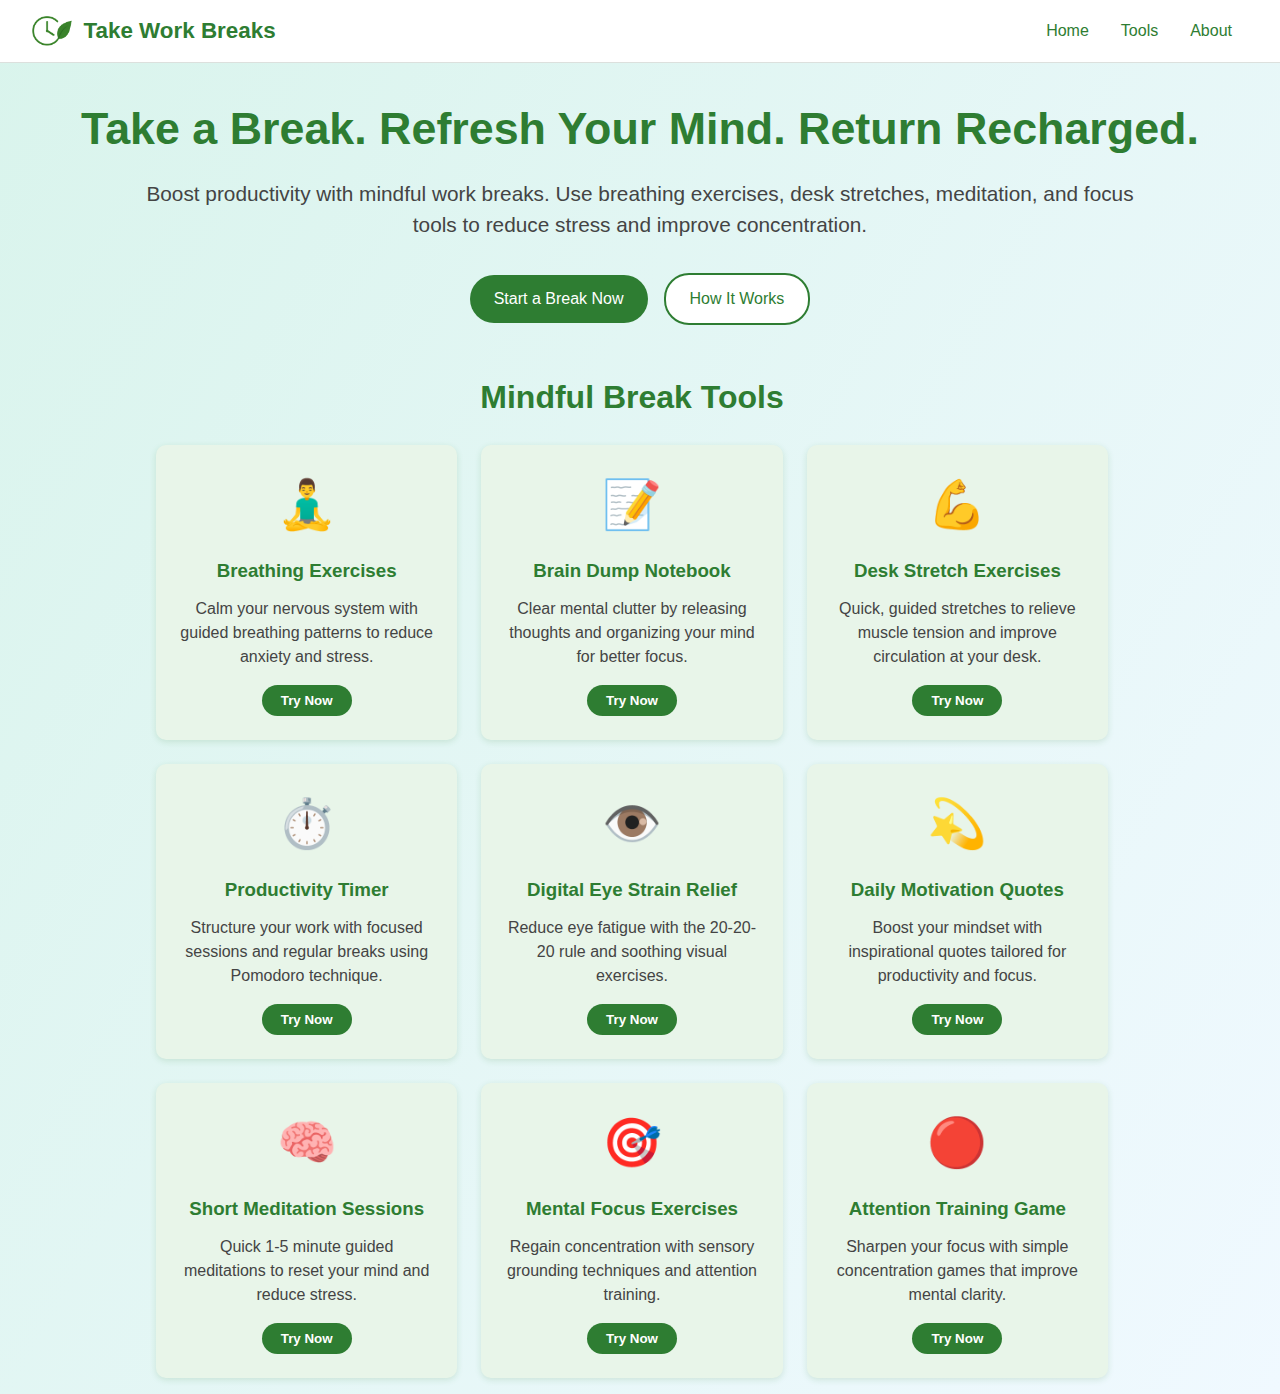
<file: index.html>
<!DOCTYPE html>
<html lang="en">

<head>
  <meta charset="UTF-8" />
  <meta name="viewport" content="width=device-width, initial-scale=1.0" />
  <title>Mindful Work Breaks - Refresh Mind & Boost Productivity</title>
  <meta name="description"
    content="Boost productivity with mindful work breaks. Try relaxation techniques, breathing exercises, and meditation to reduce stress, and improve focus." />

  <link rel="icon" href="assets/images/favicon.ico" type="image/x-icon">
  <link rel="apple-touch-icon" href="assets/images/apple-touch-icon.png">

  <link rel="stylesheet" href="css/global.css">
  <link rel="stylesheet" href="css/index.css" />
</head>

<body>
  <div id="header-container"></div>

  <section class="hero">
    <h1>Take a Break. Refresh Your Mind. Return Recharged.</h1>
    <p>Boost productivity with mindful work breaks. Use breathing exercises, desk stretches, meditation, and focus tools
      to reduce stress and improve concentration.</p>
    <div class="buttons">
      <a href="#features" class="start-btn">Start a Break Now</a>
      <a href="#how" class="how-btn">How It Works</a>
    </div>
  </section>

  <section id="features" class="features">
    <h2>Mindful Break Tools</h2>
    <div class="features-grid">

      <a href="breathing-exercise.html" class="feature-card">
        <div class="feature-icon">🧘‍♂️</div>
        <h3>Breathing Exercises</h3>
        <p>Calm your nervous system with guided breathing patterns to reduce anxiety and stress.</p>
        <button class="btn">Try Now</button>
      </a>

      <a href="thought-dump.html" class="feature-card">
        <div class="feature-icon">📝</div>
        <h3>Brain Dump Notebook</h3>
        <p>Clear mental clutter by releasing thoughts and organizing your mind for better focus.</p>
        <button class="btn">Try Now</button>
      </a>

      <div class="feature-card">
        <div class="feature-icon">💪</div>
        <h3>Desk Stretch Exercises</h3>
        <p>Quick, guided stretches to relieve muscle tension and improve circulation at your desk.</p>
        <button class="btn" onclick="window.location.href='stretches.html'">Try Now</button>
      </div>

      <div class="feature-card">
        <div class="feature-icon">⏱️</div>
        <h3>Productivity Timer</h3>
        <p>Structure your work with focused sessions and regular breaks using Pomodoro technique.</p>
        <button class="btn" onclick="window.location.href='pomodoro.html'">Try Now</button>
      </div>

      <div class="feature-card">
        <div class="feature-icon">👁️</div>
        <h3>Digital Eye Strain Relief</h3>
        <p>Reduce eye fatigue with the 20-20-20 rule and soothing visual exercises.</p>
        <button class="btn" onclick="window.location.href='eye-care.html'">Try Now</button>
      </div>

      <div class="feature-card">
        <div class="feature-icon">💫</div>
        <h3>Daily Motivation Quotes</h3>
        <p>Boost your mindset with inspirational quotes tailored for productivity and focus.</p>
        <button class="btn" onclick="window.location.href='quotes.html'">Try Now</button>
      </div>

      <div class="feature-card">
        <div class="feature-icon">🧠</div>
        <h3>Short Meditation Sessions</h3>
        <p>Quick 1-5 minute guided meditations to reset your mind and reduce stress.</p>
        <button class="btn" onclick="window.location.href='meditation.html'">Try Now</button>
      </div>

      <div class="feature-card">
        <div class="feature-icon">🎯</div>
        <h3>Mental Focus Exercises</h3>
        <p>Regain concentration with sensory grounding techniques and attention training.</p>
        <button class="btn" onclick="window.location.href='focus-finder.html'">Try Now</button>
      </div>

      <div class="feature-card">
        <div class="feature-icon">🔴</div>
        <h3>Attention Training Game</h3>
        <p>Sharpen your focus with simple concentration games that improve mental clarity.</p>
        <button class="btn" onclick="window.location.href='focus-game.html'">Try Now</button>
      </div>

    </div>
  </section>

  <script src="js/components.js"></script>
</body>

</html>
</file>
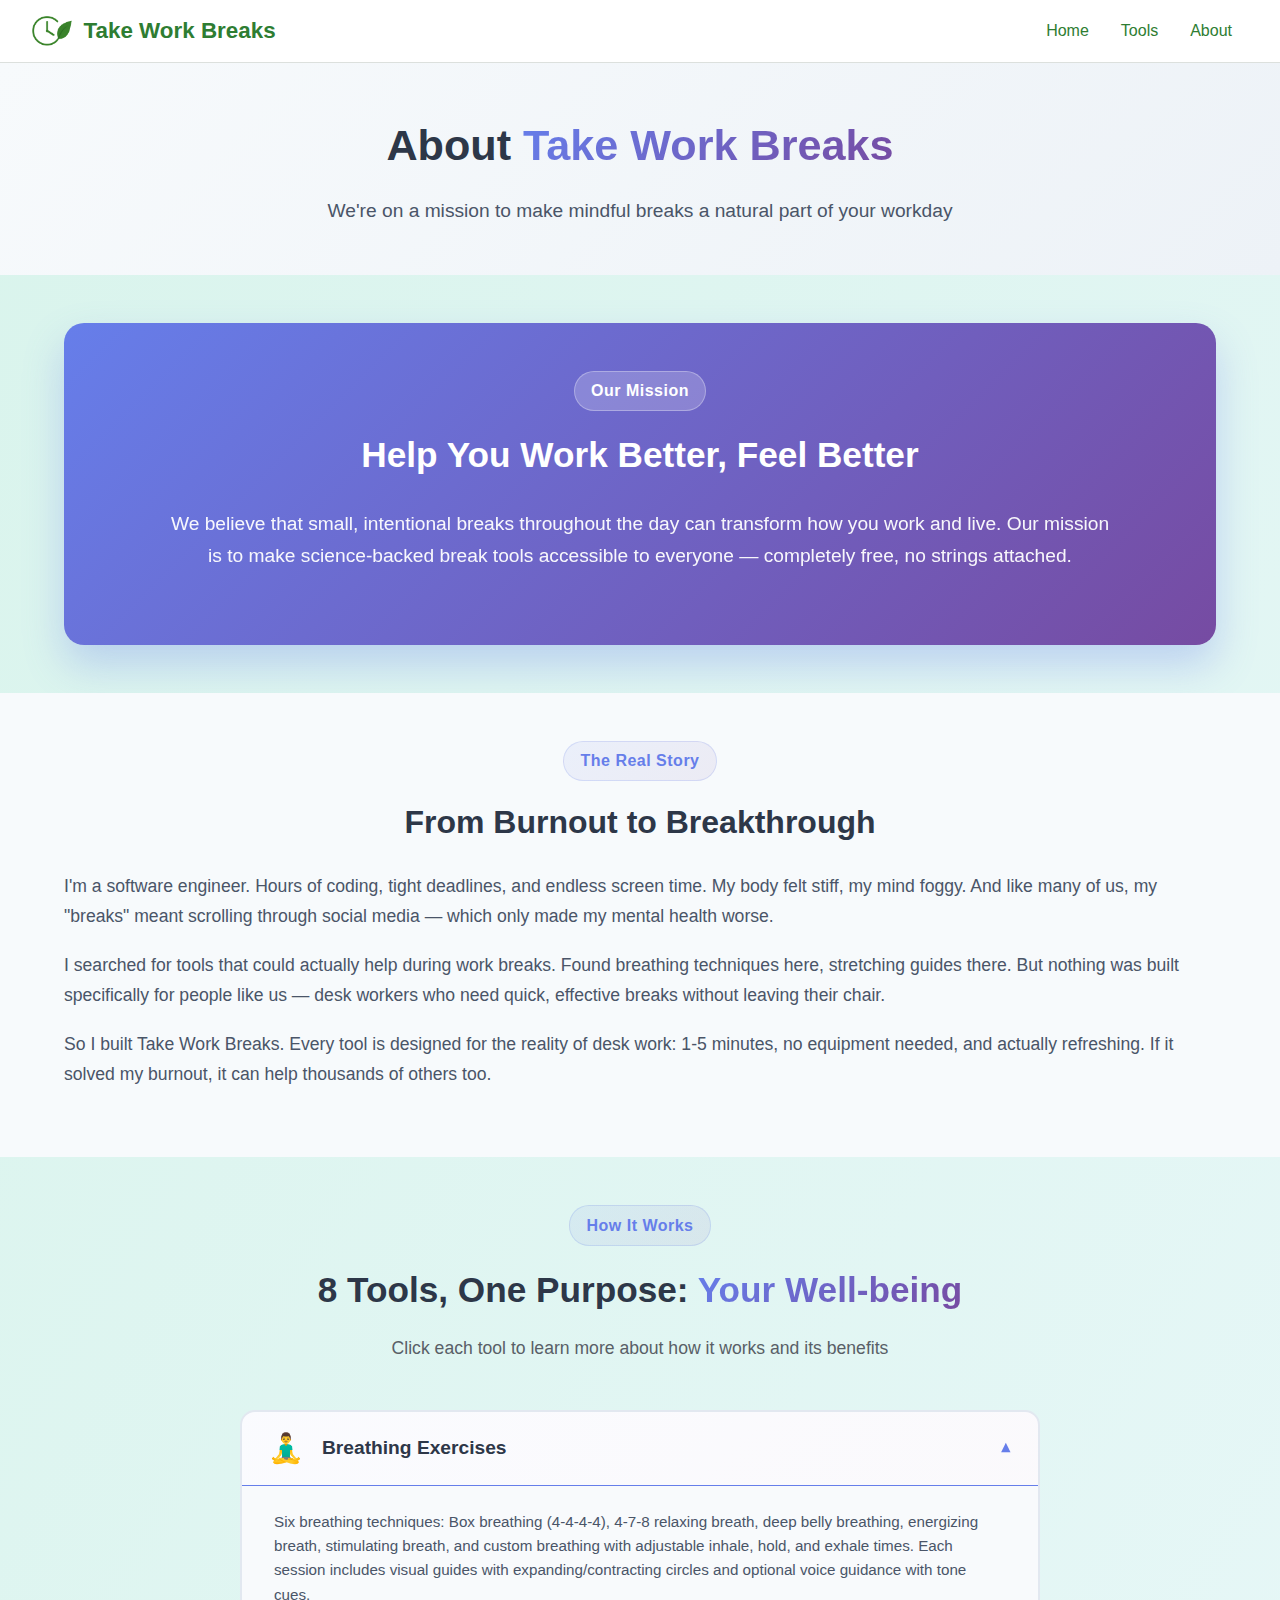
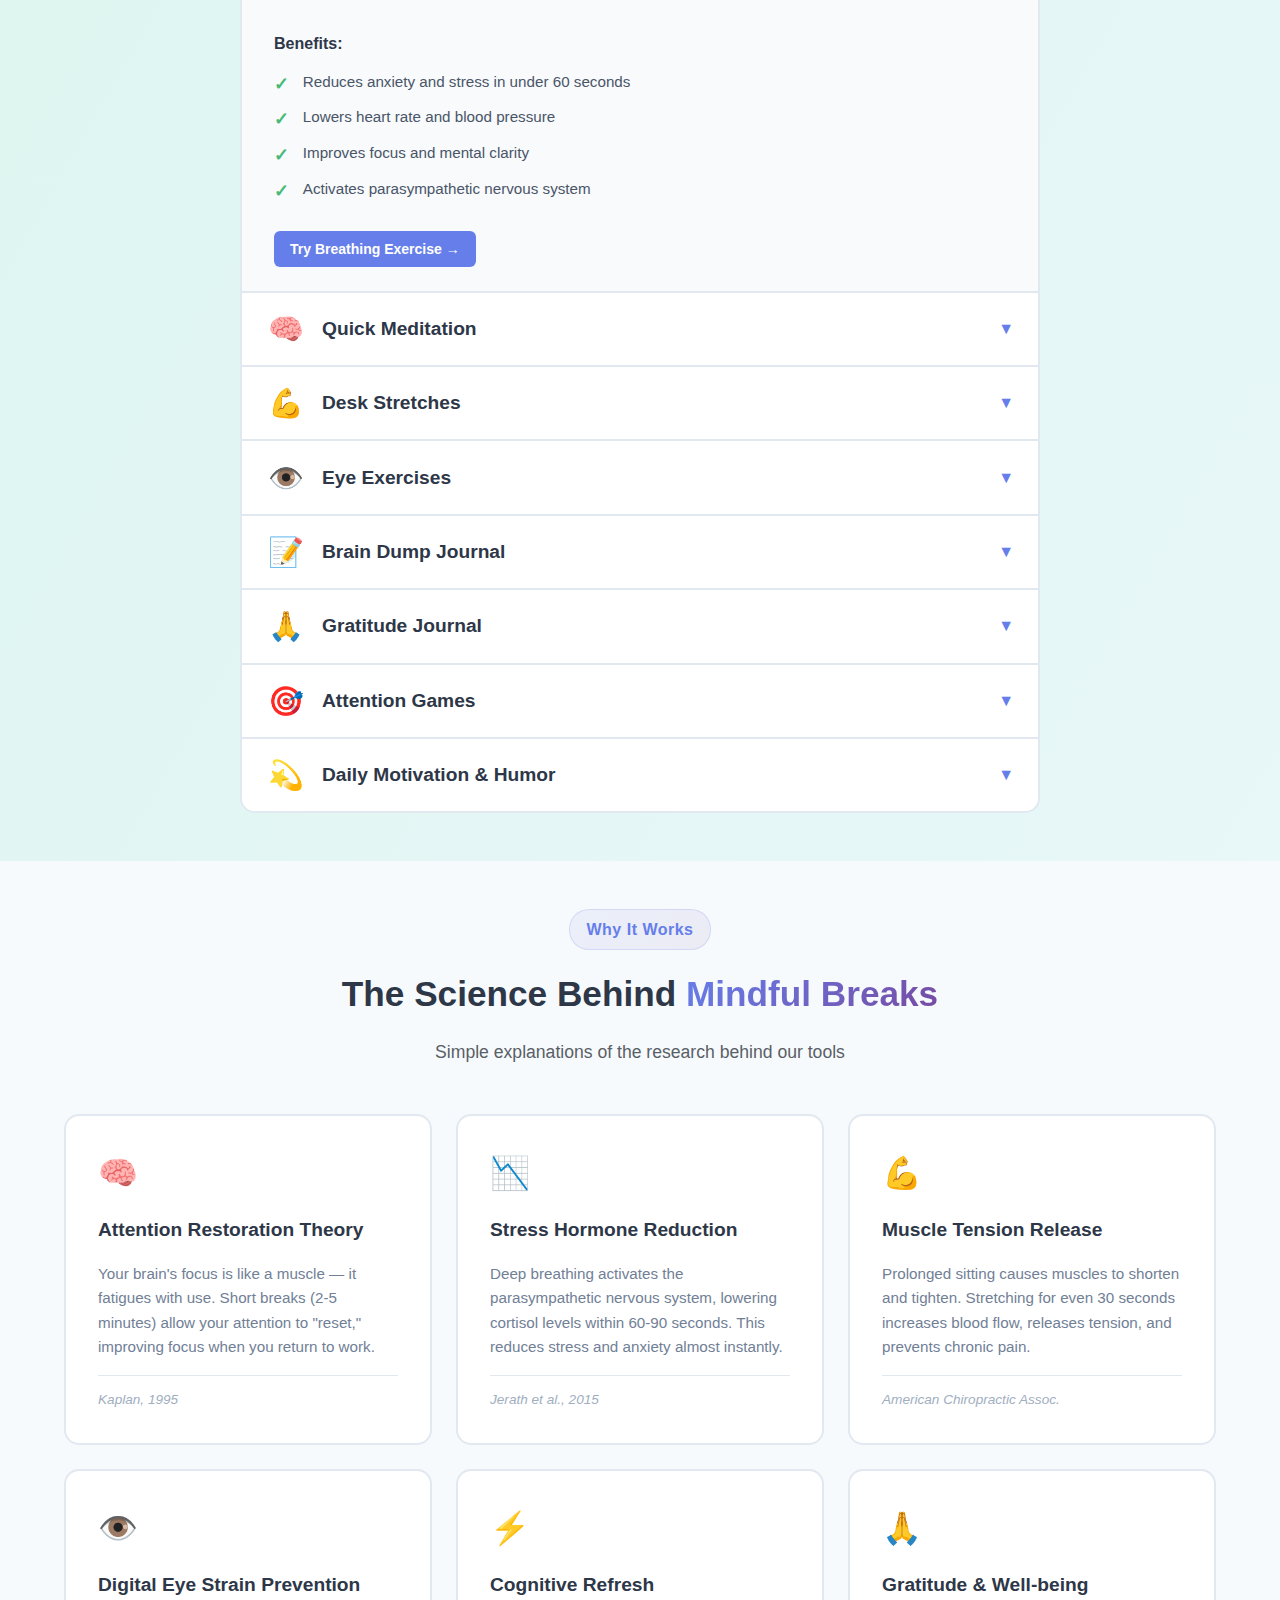
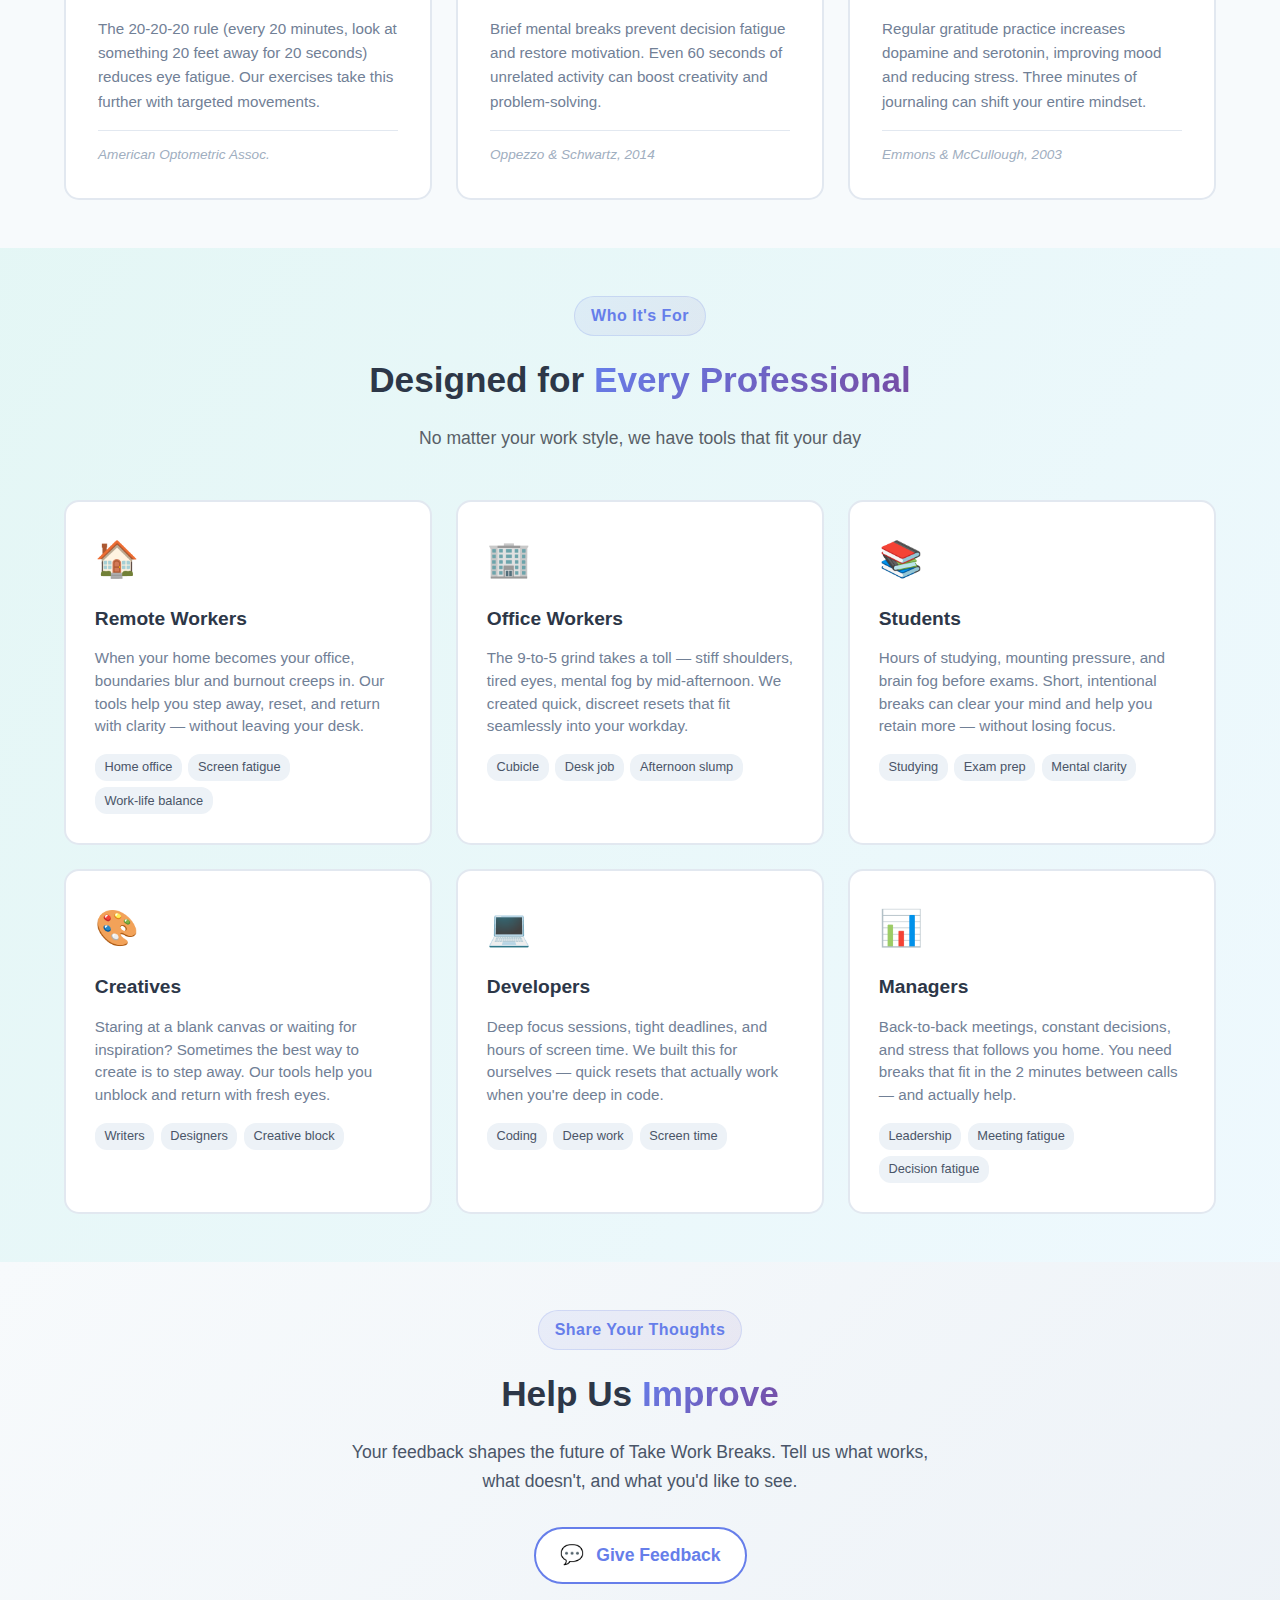
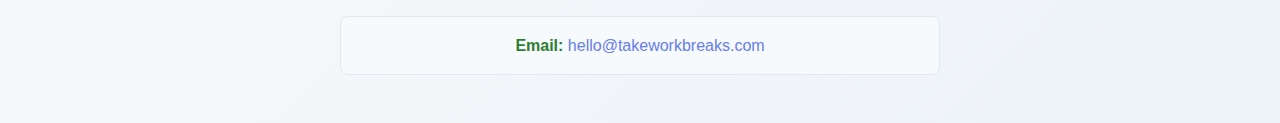
<file: about.html>
<!DOCTYPE html>
<html lang="en">

<head>
    <meta charset="UTF-8">
    <meta name="viewport" content="width=device-width, initial-scale=1.0">
    <title>About Us - Our Mission & Story | Take Work Breaks</title>
    <meta name="description"
        content="Learn about Take Work Breaks - our mission to help people take mindful breaks, how our tools work, the science behind them, and who they're for.">
    <link rel="icon" href="assets/images/favicon.ico" type="image/x-icon">
    <link rel="stylesheet" href="css/global.css">
    <link rel="stylesheet" href="css/about.css">
</head>

<body>
    <div id="header-container"></div>

    <main class="about-page">
        <!-- Hero Section -->
        <section class="about-hero">
            <div class="about-container">
                <h1>About <span class="gradient-text">Take Work Breaks</span></h1>
                <p class="hero-subtitle">We're on a mission to make mindful breaks a natural part of your workday</p>
            </div>
        </section>

        <!-- Mission Statement Section -->
        <section class="mission-section">
            <div class="about-container">
                <div class="mission-card">
                    <span class="section-tag">Our Mission</span>
                    <h2>Help You Work Better, Feel Better</h2>
                    <p class="mission-text">We believe that small, intentional breaks throughout the day can transform
                        how you work and live. Our mission is to make science-backed break tools accessible to everyone
                        — completely free, no strings attached.</p>
                </div>
            </div>
        </section>

        <!-- Story Section -->
        <section class="story-section" id="our-story">
            <div class="about-container">
                <div class="story-content">
                    <div class="story-content-header">
                        <span class="section-tag">The Real Story</span>
                        <h2>From Burnout to Breakthrough</h2>
                    </div>
                    <p class="story-text">I'm a software engineer. Hours of coding, tight deadlines, and endless screen
                        time. My body felt stiff, my mind foggy. And like many of us, my "breaks" meant scrolling
                        through social media — which only made my mental health worse.</p>
                    <p class="story-text">I searched for tools that could actually help during work breaks. Found
                        breathing techniques here, stretching guides there. But nothing was built specifically for
                        people like us — desk workers who need quick, effective breaks without leaving their chair.</p>
                    <p class="story-text">So I built Take Work Breaks. Every tool is designed for the reality of desk
                        work: 1-5 minutes, no equipment needed, and actually refreshing. If it solved my burnout, it can
                        help thousands of others too.</p>
                </div>
            </div>
        </section>

        <!-- How It Works Section - Accordion Style -->
        <section class="how-it-works-section" id="how">
            <div class="container" style="margin: 0 1rem;">
                <div class="section-header">
                    <span class="section-tag">How It Works</span>
                    <h2>8 Tools, One Purpose: <span class="gradient-text">Your Well-being</span></h2>
                    <p class="section-subtitle">Click each tool to learn more about how it works and its benefits</p>
                </div>

                <div class="accordion-container">
                    <!-- Breathing Exercises -->
                    <div class="accordion-item">
                        <button class="accordion-header" id="accordion-btn-1">
                            <span class="accordion-icon">🧘‍♂️</span>
                            <span class="accordion-title">Breathing Exercises</span>
                            <span class="accordion-arrow">▼</span>
                        </button>
                        <div class="accordion-content" id="accordion-content-1">
                            <div class="accordion-inner">
                                <div class="tool-description">
                                    <p>Six breathing techniques: Box breathing (4-4-4-4), 4-7-8 relaxing breath, deep
                                        belly breathing, energizing breath, stimulating breath, and custom breathing
                                        with adjustable inhale, hold, and exhale times. Each session includes visual
                                        guides with expanding/contracting circles and optional voice guidance with tone
                                        cues.</p>
                                </div>
                                <div class="tool-benefits">
                                    <h4>Benefits:</h4>
                                    <ul>
                                        <li>Reduces anxiety and stress in under 60 seconds</li>
                                        <li>Lowers heart rate and blood pressure</li>
                                        <li>Improves focus and mental clarity</li>
                                        <li>Activates parasympathetic nervous system</li>
                                    </ul>
                                </div>
                                <div class="tool-cta">
                                    <a href="breathing-exercise.html" class="btn-sm primary">Try Breathing Exercise
                                        →</a>
                                </div>
                            </div>
                        </div>
                    </div>

                    <!-- Quick Meditation -->
                    <div class="accordion-item">
                        <button class="accordion-header" id="accordion-btn-4">
                            <span class="accordion-icon">🧠</span>
                            <span class="accordion-title">Quick Meditation</span>
                            <span class="accordion-arrow">▼</span>
                        </button>
                        <div class="accordion-content" id="accordion-content-4">
                            <div class="accordion-inner">
                                <div class="tool-description">
                                    <p style="margin-bottom: .5rem;"><strong>Guided Meditation:</strong> 9 audio-led
                                        sessions from 30 seconds to 5 minutes,
                                        available in both male and female voices.</p>
                                    <p><strong>Self-guided Meditation:</strong> Choose from nature sounds, silent mode
                                        with
                                        optional bell cues, or mantra focus with repeating affirmations.</p>
                                </div>
                                <div class="tool-benefits">
                                    <h4>Benefits:</h4>
                                    <ul>
                                        <li>Reduces stress and mental fatigue</li>
                                        <li>Improves focus and concentration</li>
                                        <li>Clears mental clutter</li>
                                        <li>Promotes emotional balance</li>
                                    </ul>
                                </div>
                                <div class="tool-cta">
                                    <a href="meditation.html" class="btn-sm primary">Try Meditation →</a>
                                </div>
                            </div>
                        </div>
                    </div>

                    <!-- Desk Stretches -->
                    <div class="accordion-item">
                        <button class="accordion-header" id="accordion-btn-2">
                            <span class="accordion-icon">💪</span>
                            <span class="accordion-title">Desk Stretches</span>
                            <span class="accordion-arrow">▼</span>
                        </button>
                        <div class="accordion-content" id="accordion-content-2">
                            <div class="accordion-inner">
                                <div class="tool-description">
                                    <p>Six guided stretches: neck tilt, shoulder roll, side stretch, wrist flex, spinal
                                        twist, and leg extensions. Each stretch takes 25-55 seconds per rep with visual
                                        demonstrations and optional voice guidance. Adjustable rep count with custom
                                        number option.</p>
                                </div>
                                <div class="tool-benefits">
                                    <h4>Benefits:</h4>
                                    <ul>
                                        <li>Relieves muscle tension from prolonged sitting</li>
                                        <li>Improves posture and flexibility</li>
                                        <li>Prevents back, neck, and wrist pain</li>
                                        <li>Increases blood circulation</li>
                                    </ul>
                                </div>
                                <div class="tool-cta">
                                    <a href="desk-stretches.html" class="btn-sm primary">Try Desk Stretches →</a>
                                </div>
                            </div>
                        </div>
                    </div>

                    <!-- Eye Exercises -->
                    <div class="accordion-item">
                        <button class="accordion-header" id="accordion-btn-3">
                            <span class="accordion-icon">👁️</span>
                            <span class="accordion-title">Eye Exercises</span>
                            <span class="accordion-arrow">▼</span>
                        </button>
                        <div class="accordion-content" id="accordion-content-3">
                            <div class="accordion-inner">
                                <div class="tool-description">
                                    <p style="margin-bottom: .5rem;"><strong>Screen-based:</strong> Figure-eight
                                        tracing, directional movements, and
                                        zooming exercise with animated visuals.</p>
                                    <p><strong>Instruction-based:</strong> Palming, blinking exercise, and near-far
                                        focus with step-by-step guidance.Also include optional voice guidance</p>
                                </div>
                                <div class="tool-benefits">
                                    <h4>Benefits:</h4>
                                    <ul>
                                        <li>Reduces digital eye strain and fatigue</li>
                                        <li>Prevents dry eyes from reduced blinking</li>
                                        <li>Improves eye coordination and flexibility</li>
                                        <li>Relieves tension around eyes</li>
                                    </ul>
                                </div>
                                <div class="tool-cta">
                                    <a href="eye-exercises.html" class="btn-sm primary">Try Eye Exercises →</a>
                                </div>
                            </div>
                        </div>
                    </div>

                    <!-- Brain Dump -->
                    <div class="accordion-item">
                        <button class="accordion-header" id="accordion-btn-5">
                            <span class="accordion-icon">📝</span>
                            <span class="accordion-title">Brain Dump Journal</span>
                            <span class="accordion-arrow">▼</span>
                        </button>
                        <div class="accordion-content" id="accordion-content-5">
                            <div class="accordion-inner">
                                <div class="tool-description">
                                    <p>A private space to release mental clutter. Write freely for 2-5 minutes. No save,
                                        no storage — just release and move on.</p>
                                </div>
                                <div class="tool-benefits">
                                    <h4>Benefits:</h4>
                                    <ul>
                                        <li>Clears overwhelming thoughts</li>
                                        <li>Reduces anxiety and mental noise</li>
                                        <li>Helps organize thinking</li>
                                        <li>Provides mental fresh start</li>
                                    </ul>
                                </div>
                                <div class="tool-cta">
                                    <a href="thought-dump.html" class="btn-sm primary">Try Brain Dump →</a>
                                </div>
                            </div>
                        </div>
                    </div>

                    <!-- Gratitude Journal -->
                    <div class="accordion-item">
                        <button class="accordion-header" id="accordion-btn-6">
                            <span class="accordion-icon">🙏</span>
                            <span class="accordion-title">Gratitude Journal</span>
                            <span class="accordion-arrow">▼</span>
                        </button>
                        <div class="accordion-content" id="accordion-content-6">
                            <div class="accordion-inner">
                                <div class="tool-description">
                                    <p style="margin-bottom: .5rem;">Nine gratitude categories with thoughtfully crafted
                                        questions:</p>
                                    <ul class="feature-list">
                                        <li><strong>🏆 Professional Milestones</strong> – 7 work-focused questions</li>
                                        <li><strong>👥 Team & Colleagues</strong> – 6 people-focused questions</li>
                                        <li><strong>🖥️ Work Tools & Environment</strong> – 6 resource-focused questions
                                        </li>
                                        <li><strong>📚 Skill Development</strong> – 6 growth-focused questions</li>
                                        <li><strong>❤️ Family & Relationships</strong> – 6 personal connection questions
                                        </li>
                                        <li><strong>🌿 Health & Wellness</strong> – 6 self-care questions</li>
                                        <li><strong>☕ Simple Pleasures</strong> – 5 mindfulness questions</li>
                                        <li><strong>🏡 Home & Community</strong> – 5 environment questions</li>
                                        <li><strong>🌱 Personal Growth</strong> – 7 reflection questions</li>
                                    </ul>
                                    <p class="mt-2">Export your entries as image or PDF to save and reflect later.</p>
                                </div>
                                <div class="tool-benefits">
                                    <h4>Benefits:</h4>
                                    <ul>
                                        <li>Boosts mood and positivity</li>
                                        <li>Increases dopamine and serotonin</li>
                                        <li>Shifts focus to positive aspects of work and life</li>
                                        <li>Builds resilience over time</li>
                                        <li>Structured prompts make practice easy</li>
                                    </ul>
                                </div>
                                <div class="tool-cta">
                                    <a href="gratitude-journal.html" class="btn-sm primary">Try Gratitude Journal
                                        →</a>
                                </div>
                            </div>
                        </div>
                    </div>

                    <!-- Attention Games -->
                    <div class="accordion-item">
                        <button class="accordion-header" id="accordion-btn-7">
                            <span class="accordion-icon">🎯</span>
                            <span class="accordion-title">Attention Games</span>
                            <span class="accordion-arrow">▼</span>
                        </button>
                        <div class="accordion-content" id="accordion-content-7">
                            <div class="accordion-inner">
                                <div class="tool-description">
                                    <p style="margin-bottom: .5rem;">Six cognitive training games: Stroop test, memory
                                        grid, visual search, tracking
                                        test, flanker focus, and color reactor.</p>
                                    <p style="margin-bottom: .5rem;">Each game features:</p>
                                    <ul class="feature-list">
                                        <li>🎚️ <strong>3 difficulty levels</strong> – Easy, Medium, Hard</li>
                                        <li>⏱️ <strong>Adjustable time</strong> – Customize session length</li>
                                        <li>📊 <strong>Game metrics</strong> – Track your performance</li>
                                        <li>🏆 <strong>Previous highest score</strong> – Beat your personal best</li>
                                    </ul>
                                </div>
                                <div class="tool-benefits">
                                    <h4>Benefits:</h4>
                                    <ul>
                                        <li>Sharpens focus and concentration</li>
                                        <li>Trains cognitive inhibition</li>
                                        <li>Improves visual memory</li>
                                        <li>Enhances selective attention</li>
                                        <li>Makes brain breaks fun and measurable</li>
                                    </ul>
                                </div>
                                <div class="tool-cta">
                                    <a href="attention-game.html" class="btn-sm primary">Play Games →</a>
                                </div>
                            </div>
                        </div>
                    </div>

                    <!-- Daily Motivation -->
                    <div class="accordion-item">
                        <button class="accordion-header" id="accordion-btn-8">
                            <span class="accordion-icon">💫</span>
                            <span class="accordion-title">Daily Motivation & Humor</span>
                            <span class="accordion-arrow">▼</span>
                        </button>
                        <div class="accordion-content" id="accordion-content-8">
                            <div class="accordion-inner">
                                <div class="tool-description">
                                    <p style="margin-bottom: .5rem;">Fresh motivational quotes and clean jokes from
                                        various categories. Each visit
                                        gives you something new — inspirational words from successful people or a quick
                                        laugh to brighten your day.</p>
                                    <p>Share your favorite quotes and jokes with friends via social media
                                        or copy to clipboard.</p>
                                </div>
                                <div class="tool-benefits">
                                    <h4>Benefits:</h4>
                                    <ul>
                                        <li>Quick mood boost during work</li>
                                        <li>Reduces stress through laughter</li>
                                        <li>Provides mental refresh</li>
                                        <li>Inspires new perspectives</li>
                                    </ul>
                                </div>
                                <div class="tool-cta">
                                    <a href="motivation-jokes.html" class="btn-sm primary">Get Motivated →</a>
                                </div>
                            </div>
                        </div>
                    </div>
                </div>
            </div>
        </section>

        <!-- Why It Works Section - Science Explanation -->
        <section class="why-it-works-section" id="why">
            <div class="about-container">
                <div class="section-header">
                    <span class="section-tag">Why It Works</span>
                    <h2>The Science Behind <span class="gradient-text">Mindful Breaks</span></h2>
                    <p class="section-subtitle">Simple explanations of the research behind our tools</p>
                </div>

                <div class="science-grid">
                    <!-- Attention Restoration -->
                    <div class="science-card">
                        <div class="science-icon">🧠</div>
                        <h3>Attention Restoration Theory</h3>
                        <p>Your brain's focus is like a muscle — it fatigues with use. Short breaks (2-5 minutes) allow
                            your attention to "reset," improving focus when you return to work.</p>
                        <div class="science-source">Kaplan, 1995</div>
                    </div>

                    <!-- Stress Reduction -->
                    <div class="science-card">
                        <div class="science-icon">📉</div>
                        <h3>Stress Hormone Reduction</h3>
                        <p>Deep breathing activates the parasympathetic nervous system, lowering cortisol levels within
                            60-90 seconds. This reduces stress and anxiety almost instantly.</p>
                        <div class="science-source">Jerath et al., 2015</div>
                    </div>

                    <!-- Physical Relief -->
                    <div class="science-card">
                        <div class="science-icon">💪</div>
                        <h3>Muscle Tension Release</h3>
                        <p>Prolonged sitting causes muscles to shorten and tighten. Stretching for even 30 seconds
                            increases blood flow, releases tension, and prevents chronic pain.</p>
                        <div class="science-source">American Chiropractic Assoc.</div>
                    </div>

                    <!-- Eye Strain -->
                    <div class="science-card">
                        <div class="science-icon">👁️</div>
                        <h3>Digital Eye Strain Prevention</h3>
                        <p>The 20-20-20 rule (every 20 minutes, look at something 20 feet away for 20 seconds) reduces
                            eye fatigue. Our exercises take this further with targeted movements.</p>
                        <div class="science-source">American Optometric Assoc.</div>
                    </div>

                    <!-- Cognitive Benefits -->
                    <div class="science-card">
                        <div class="science-icon">⚡</div>
                        <h3>Cognitive Refresh</h3>
                        <p>Brief mental breaks prevent decision fatigue and restore motivation. Even 60 seconds of
                            unrelated activity can boost creativity and problem-solving.</p>
                        <div class="science-source">Oppezzo & Schwartz, 2014</div>
                    </div>

                    <!-- Gratitude Science -->
                    <div class="science-card">
                        <div class="science-icon">🙏</div>
                        <h3>Gratitude & Well-being</h3>
                        <p>Regular gratitude practice increases dopamine and serotonin, improving mood and reducing
                            stress. Three minutes of journaling can shift your entire mindset.</p>
                        <div class="science-source">Emmons & McCullough, 2003</div>
                    </div>
                </div>
            </div>
        </section>

        <!-- Who It's For Section -->
        <section class="who-its-for-section">
            <div class="about-container">
                <div class="section-header">
                    <span class="section-tag">Who It's For</span>
                    <h2>Designed for <span class="gradient-text">Every Professional</span></h2>
                    <p class="section-subtitle">No matter your work style, we have tools that fit your day</p>
                </div>

                <div class="audience-grid">
                    <!-- Remote Workers -->
                    <div class="audience-card">
                        <div class="audience-icon">🏠</div>
                        <h3>Remote Workers</h3>
                        <p>When your home becomes your office, boundaries blur and burnout creeps in. Our tools help you
                            step away, reset, and return with clarity — without leaving your desk.</p>
                        <div class="audience-tags">
                            <span>Home office</span>
                            <span>Screen fatigue</span>
                            <span>Work-life balance</span>
                        </div>
                    </div>

                    <!-- Office Professionals -->
                    <div class="audience-card">
                        <div class="audience-icon">🏢</div>
                        <h3>Office Workers</h3>
                        <p>The 9-to-5 grind takes a toll — stiff shoulders, tired eyes, mental fog by mid-afternoon. We
                            created quick, discreet resets that fit seamlessly into your workday.</p>
                        <div class="audience-tags">
                            <span>Cubicle</span>
                            <span>Desk job</span>
                            <span>Afternoon slump</span>
                        </div>
                    </div>

                    <!-- Students -->
                    <div class="audience-card">
                        <div class="audience-icon">📚</div>
                        <h3>Students</h3>
                        <p>Hours of studying, mounting pressure, and brain fog before exams. Short, intentional breaks
                            can clear your mind and help you retain more — without losing focus.</p>
                        <div class="audience-tags">
                            <span>Studying</span>
                            <span>Exam prep</span>
                            <span>Mental clarity</span>
                        </div>
                    </div>

                    <!-- Creatives -->
                    <div class="audience-card">
                        <div class="audience-icon">🎨</div>
                        <h3>Creatives</h3>
                        <p>Staring at a blank canvas or waiting for inspiration? Sometimes the best way to create is to
                            step away. Our tools help you unblock and return with fresh eyes.</p>
                        <div class="audience-tags">
                            <span>Writers</span>
                            <span>Designers</span>
                            <span>Creative block</span>
                        </div>
                    </div>

                    <!-- Developers -->
                    <div class="audience-card">
                        <div class="audience-icon">💻</div>
                        <h3>Developers</h3>
                        <p>Deep focus sessions, tight deadlines, and hours of screen time. We built this for ourselves —
                            quick resets that actually work when you're deep in code.</p>
                        <div class="audience-tags">
                            <span>Coding</span>
                            <span>Deep work</span>
                            <span>Screen time</span>
                        </div>
                    </div>

                    <!-- Managers -->
                    <div class="audience-card">
                        <div class="audience-icon">📊</div>
                        <h3>Managers</h3>
                        <p>Back-to-back meetings, constant decisions, and stress that follows you home. You need breaks
                            that fit in the 2 minutes between calls — and actually help.</p>
                        <div class="audience-tags">
                            <span>Leadership</span>
                            <span>Meeting fatigue</span>
                            <span>Decision fatigue</span>
                        </div>
                    </div>
                </div>
            </div>
        </section>

        <section class="feedback-section" id="feedback">
            <div class="about-container">
                <div class="feedback-content">
                    <span class="section-tag">Share Your Thoughts</span>
                    <h2>Help Us <span class="gradient-text">Improve</span></h2>
                    <p class="feedback-subtitle">Your feedback shapes the future of Take Work Breaks. Tell us what
                        works, what doesn't, and what you'd like to see.</p>

                    <a href="https://forms.gle/YOUR_GOOGLE_FORM_LINK" target="_blank" class="btn primary feedback-btn">
                        <span class="btn-icon">💬</span>
                        Give Feedback
                    </a>

                    <p class="contact-info" style="margin-top: 2rem;">
                        <strong>Email:</strong> <a href="mailto:hello@takeworkbreaks.com">hello@takeworkbreaks.com</a>
                    </p>
                </div>
            </div>
        </section>
    </main>

    <div id="footer-container"></div>

    <script src="js/components.js"></script>
    <script>
        document.addEventListener('DOMContentLoaded', function () {
            const accordionHeaders = document.querySelectorAll('.accordion-header');

            accordionHeaders.forEach(header => {
                header.addEventListener('click', function () {
                    // Toggle active class on header
                    this.classList.toggle('active');

                    // Get the content panel
                    const content = this.nextElementSibling;

                    // Toggle active class on content
                    content.classList.toggle('active');

                    // Optional: Close other accordions (if you want only one open at a time)
                    accordionHeaders.forEach(otherHeader => {
                        if (otherHeader !== this && otherHeader.classList.contains('active')) {
                            otherHeader.classList.remove('active');
                            otherHeader.nextElementSibling.classList.remove('active');
                        }
                    });
                });
            });

            // Optional: Open first accordion by default
            // Uncomment if you want the first one open on page load
            if (accordionHeaders.length > 0) {
                accordionHeaders[0].classList.add('active');
                accordionHeaders[0].nextElementSibling.classList.add('active');
            }
        });
    </script>
</body>

</html>
</file>
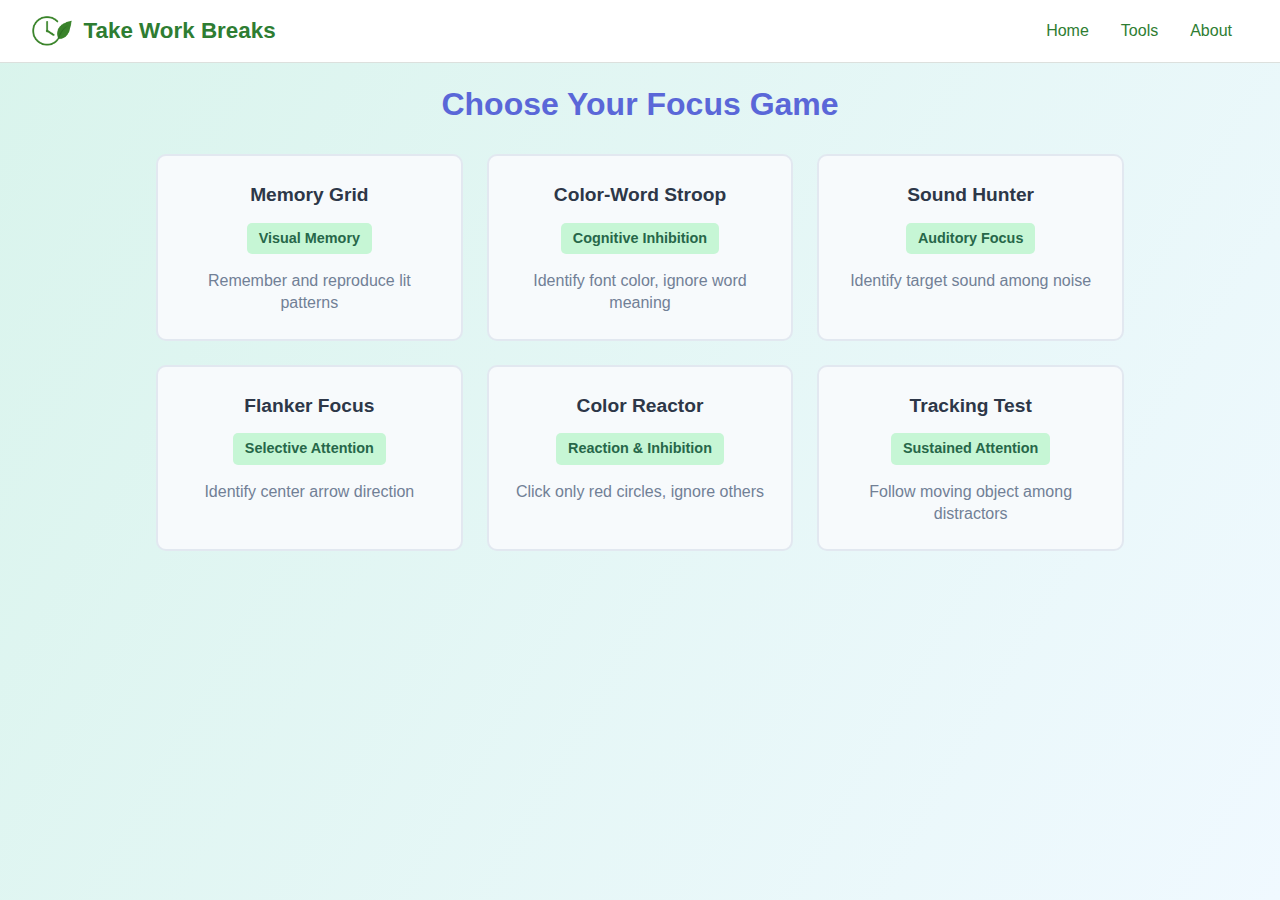
<file: attention-game.html>
<!DOCTYPE html>
<html lang="en">

<head>
    <meta charset="UTF-8">
    <meta name="viewport" content="width=device-width, initial-scale=1.0">
    <title>Attention Training Games - Sharpen Your Focus | Take Work Breaks</title>
    <meta name="description"
        content="Train your attention span with interactive games. Improve focus, reaction time, memory and cognitive control.">
    <link rel="icon" href="assets/images/favicon.ico" type="image/x-icon">

    <link rel="stylesheet" href="css/global.css">
    <link rel="stylesheet" href="css/attention-game.css">
</head>

<body>
    <div id="header-container"></div>

    <main class="game-app">
        <!-- Game Selection -->
        <div class="game-selector">
            <h2>Choose Your Focus Game</h2>
            <div class="game-grid" id="gameGrid">
                <!-- Games will be populated by JS -->
            </div>
        </div>

        <!-- Game Interface -->
        <div class="game-interface" id="gameInterface" hidden>
            <div class="game-header">
                <h2 id="gameName"></h2>
                <div class="game-stats">
                    <div class="stat-item">
                        <span class="stat-label">Score</span>
                        <span class="stat-value" id="gameScore">0</span>
                    </div>
                    <div class="stat-item">
                        <span class="stat-label">Time</span>
                        <span class="stat-value" id="gameTimer">0:00</span>
                    </div>
                </div>
            </div>

            <!-- Game Container - Different for each game -->
            <div class="game-container" id="gameContainer">
                <!-- Will be populated based on selected game -->
            </div>

            <div class="game-controls">
                <div class="instructions" id="gameInstructions">
                    <p>Get ready to start...</p>
                </div>

                <div class="control-buttons">
                    <button id="startGameBtn" class="btn primary">Start Game</button>
                    <button id="pauseGameBtn" class="btn secondary" disabled>Pause</button>
                    <button id="restartGameBtn" class="btn outline">Restart</button>
                </div>

                <div class="session-controls">
                    <div class="control-row">
                        <div class="control-item">
                            <label for="gameDuration">Game Duration:</label>
                            <div class="select-wrapper">
                                <select id="gameDuration" class="styled-select">
                                    <option value="30" selected>30 seconds</option>
                                    <option value="60" selected>1 minute</option>
                                    <option value="120">2 minutes</option>
                                    <option value="180">3 minutes</option>
                                    <option value="300">5 minutes</option>
                                </select>
                                <span class="select-arrow">▼</span>
                            </div>
                        </div>

                        <div class="control-item">
                            <label for="difficultyLevel">Difficulty:</label>
                            <div class="select-wrapper">
                                <select id="difficultyLevel" class="styled-select">
                                    <option value="easy" selected>Easy</option>
                                    <option value="medium">Medium</option>
                                    <option value="hard">Hard</option>
                                </select>
                                <span class="select-arrow">▼</span>
                            </div>
                        </div>
                    </div>
                </div>
            </div>
            <div style="text-align: center;">
                <button id="backToGames" class="btn outline">← Back to All Games</button>
            </div>
        </div>

        <!-- Results Screen -->
        <div class="results-screen" id="resultsScreen" hidden>
            <div class="results-content">
                <div class="results-icon">🏆</div>
                <h2>Game Complete!</h2>

                <div class="results-stats">
                    <div class="result-item">
                        <div class="result-header">
                            <span class="result-label">Final Score <span class="tooltip-icon"
                                    data-tooltip="score">i</span></span>
                        </div>
                        <span class="result-value" id="finalScore">0</span>
                        <div class="previous-best" id="previousScore">Previous best: --</div>
                    </div>

                    <div class="result-item">
                        <div class="result-header">
                            <span class="result-label">Accuracy <span class="tooltip-icon"
                                    data-tooltip="accuracy">i</span></span>
                        </div>
                        <span class="result-value" id="finalAccuracy">0%</span>
                        <div class="previous-best" id="previousAccuracy">Previous best: --</div>
                    </div>

                    <div class="result-item">
                        <div class="result-header">
                            <span class="result-label">Reaction Time <span class="tooltip-icon"
                                    data-tooltip="reaction">i</span></span>
                        </div>
                        <span class="result-value" id="finalReaction">0ms</span>
                        <div class="previous-best" id="previousReaction">Previous best: --</div>
                    </div>

                    <div class="result-item">
                        <div class="result-header">
                            <span class="result-label">Best Streak <span class="tooltip-icon"
                                    data-tooltip="streak">i</span></span>
                        </div>
                        <span class="result-value" id="finalStreak">0</span>
                        <div class="previous-best" id="previousStreak">Previous best: --</div>
                    </div>
                </div>

                <!-- Tooltip container -->
                <div class="tooltip-container" id="tooltipContainer"></div>

                <div class="skill-progress">
                    <h3>Skills Trained:</h3>

                    <!-- Reaction Skill -->
                    <div class="skill-meter" id="reactionSkillMeter">
                        <div class="skill-header">
                            <div class="skill-name-container">
                                <span class="skill-name">Reaction</span>
                                <span class="skill-tooltip-icon" data-skill-type="reaction">i</span>
                            </div>
                            <span class="skill-percentage" id="reactionPercentage">0%</span>
                        </div>
                        <div class="skill-bar">
                            <div class="skill-fill" id="reactionSkill"></div>
                        </div>
                    </div>

                    <!-- Memory Skill -->
                    <div class="skill-meter" id="memorySkillMeter">
                        <div class="skill-header">
                            <div class="skill-name-container">
                                <span class="skill-name">Memory</span>
                                <span class="skill-tooltip-icon" data-skill-type="memory">i</span>
                            </div>
                            <span class="skill-percentage" id="memoryPercentage">0%</span>
                        </div>
                        <div class="skill-bar">
                            <div class="skill-fill" id="memorySkill"></div>
                        </div>
                    </div>

                    <!-- Focus Skill -->
                    <div class="skill-meter" id="focusSkillMeter">
                        <div class="skill-header">
                            <div class="skill-name-container">
                                <span class="skill-name">Focus</span>
                                <span class="skill-tooltip-icon" data-skill-type="focus">i</span>
                            </div>
                            <span class="skill-percentage" id="focusPercentage">0%</span>
                        </div>
                        <div class="skill-bar">
                            <div class="skill-fill" id="focusSkill"></div>
                        </div>
                    </div>
                </div>

                <div class="results-buttons">
                    <button id="playAgainBtn" class="btn secondary">Play Again</button>
                    <button id="tryDifferentBtn" class="btn secondary">Try Different Game</button>
                    <button id="backToAllBtn" class="btn secondary">Back to All Games</button>
                </div>
            </div>
        </div>
    </main>

    <script src="js/components.js"></script>
    <script src="js/attention-game.js"></script>
</body>

</html>
</file>
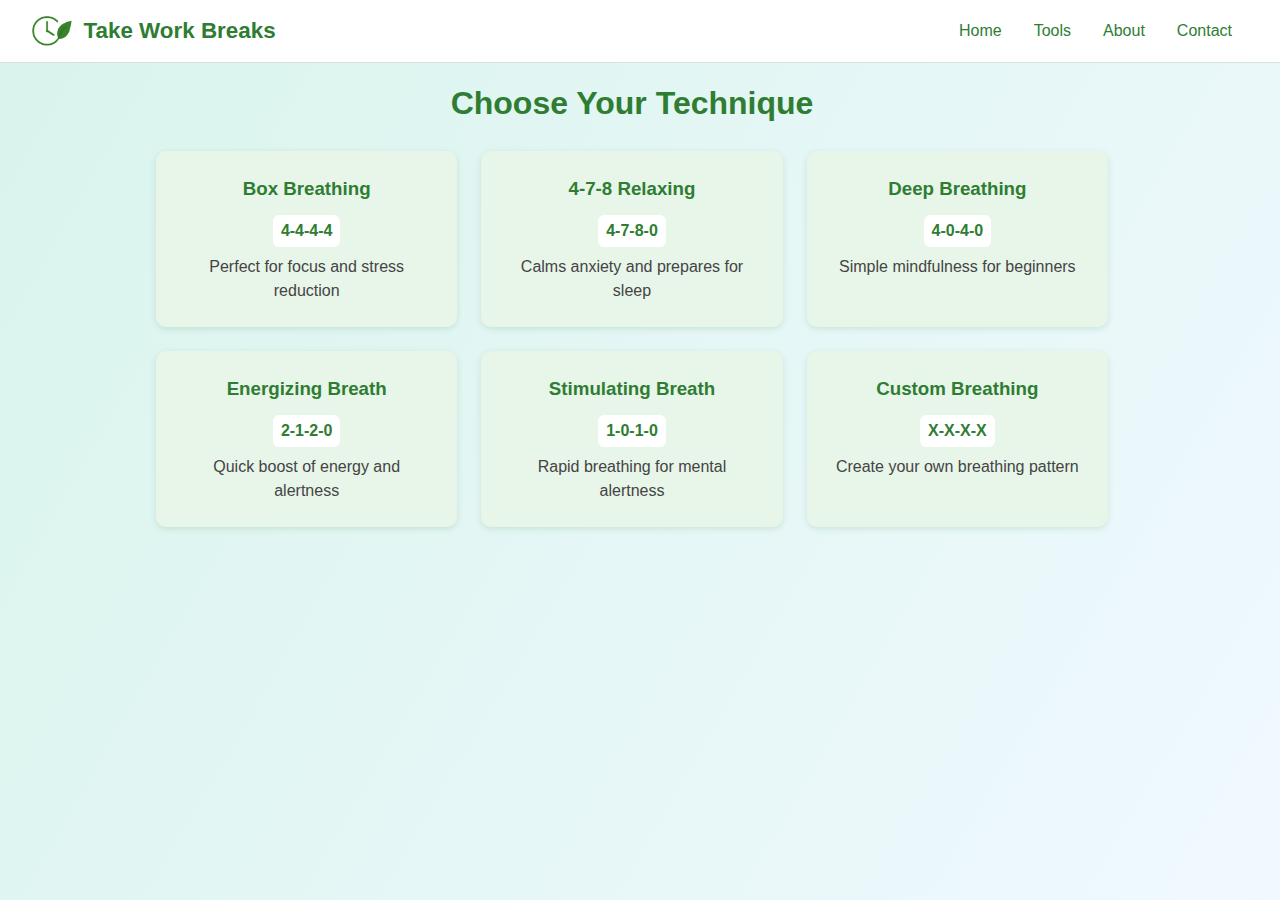
<file: breathing-exercise.html>
<!DOCTYPE html>
<html lang="en">

<head>
    <meta charset="UTF-8">
    <meta name="viewport" content="width=device-width, initial-scale=1.0">
    <title>Breathing Exercises - Reduce Stress & Improve Focus | Take Work Breaks</title>
    <meta name="description"
        content="Reduce stress and improve focus with guided breathing exercises. Box breathing, 4-7-8 technique, energizing breath and more.">
    <link rel="icon" href="assets/images/favicon.ico" type="image/x-icon">
    <link rel="stylesheet" href="css/breathing-exercise.css">
</head>

<body>
    <header class="site-header">
        <div class="container">
            <a href="index.html" class="logo">
                <img src="assets/images/favicon.svg" alt="Take Work Breaks" class="logo-img" loading="eager">
                <span class="logo-text">Take Work Breaks</span>
            </a>
            <nav class="nav">
                <a href="index.html">Home</a>
                <a href="index.html#features">Tools</a>
                <a href="#about">About</a>
                <a href="#contact">Contact</a>
            </nav>
        </div>
    </header>

    <main class="breathing-app">
        <!-- Technique Selector -->
        <div class="technique-selector">
            <h2>Choose Your Technique</h2>
            <div class="technique-grid" id="techniqueGrid">
                <!-- Techniques will be populated by JS -->
            </div>
        </div>

        <!-- Breathing Interface -->
        <div class="breathing-interface" id="breathingInterface" hidden>
            <div class="breath-visual">
                <div class="breath-circle" id="breathCircle">
                    <div class="breath-text" id="breathText">Ready to Begin</div>
                    <div class="breath-timer" id="breathTimer">0:00</div>
                </div>
            </div>
            <span class="session-timer" id="sessionTimer">3:00</span>
            <div class="breath-controls">
                <div class="breath-stats">
                    <span class="breath-counter" id="breathCounter">Breath: 0</span>
                    <span class="technique-name" id="techniqueName"></span>
                </div>

                <div class="control-buttons">
                    <button id="startBtn" class="btn primary">Start Breathing</button>
                    <button id="pauseBtn" class="btn secondary" disabled>Pause</button>
                    <button id="resetBtn" class="btn outline">Reset</button>
                </div>

                <div class="session-controls">
                    <label for="sessionLength">Session Duration:</label>
                    <select id="sessionLength">
                        <option value="1">1 minute</option>
                        <option value="2">2 minutes</option>
                        <option value="3" selected>3 minutes</option>
                        <option value="5">5 minutes</option>
                        <option value="10">10 minutes</option>
                    </select>
                </div>
            </div>

            <button id="backToTechniques" class="back-btn">← Choose Different Technique</button>
        </div>

        <!-- Custom Breathing Builder -->
        <div class="custom-breath" id="customBreath" hidden>
            <h2>Custom Breathing Pattern</h2>

            <div class="pattern-builder">
                <div class="phase-control">
                    <label for="inhaleSlider">Inhale: <span id="inhaleValue">4</span>s</label>
                    <input type="range" id="inhaleSlider" min="2" max="10" value="4" class="phase-slider">
                </div>
                <div class="phase-control">
                    <label for="hold1Slider">Hold after inhale: <span id="hold1Value">4</span>s</label>
                    <input type="range" id="hold1Slider" min="0" max="8" value="4" class="phase-slider">
                </div>
                <div class="phase-control">
                    <label for="exhaleSlider">Exhale: <span id="exhaleValue">4</span>s</label>
                    <input type="range" id="exhaleSlider" min="2" max="10" value="4" class="phase-slider">
                </div>
                <div class="phase-control">
                    <label for="hold2Slider">Hold after exhale: <span id="hold2Value">4</span>s</label>
                    <input type="range" id="hold2Slider" min="0" max="8" value="4" class="phase-slider">
                </div>
            </div>

            <div class="custom-controls">
                <button id="startCustomBtn" class="btn primary">Start Custom Breathing</button>
                <button id="savePatternBtn" class="btn outline">Save This Pattern</button>
            </div>
            <button id="backFromCustom" class="back-btn">← Back to Techniques</button>
        </div>
    </main>

    <script src="js/breathing-exercise.js"></script>
</body>

</html>
</file>
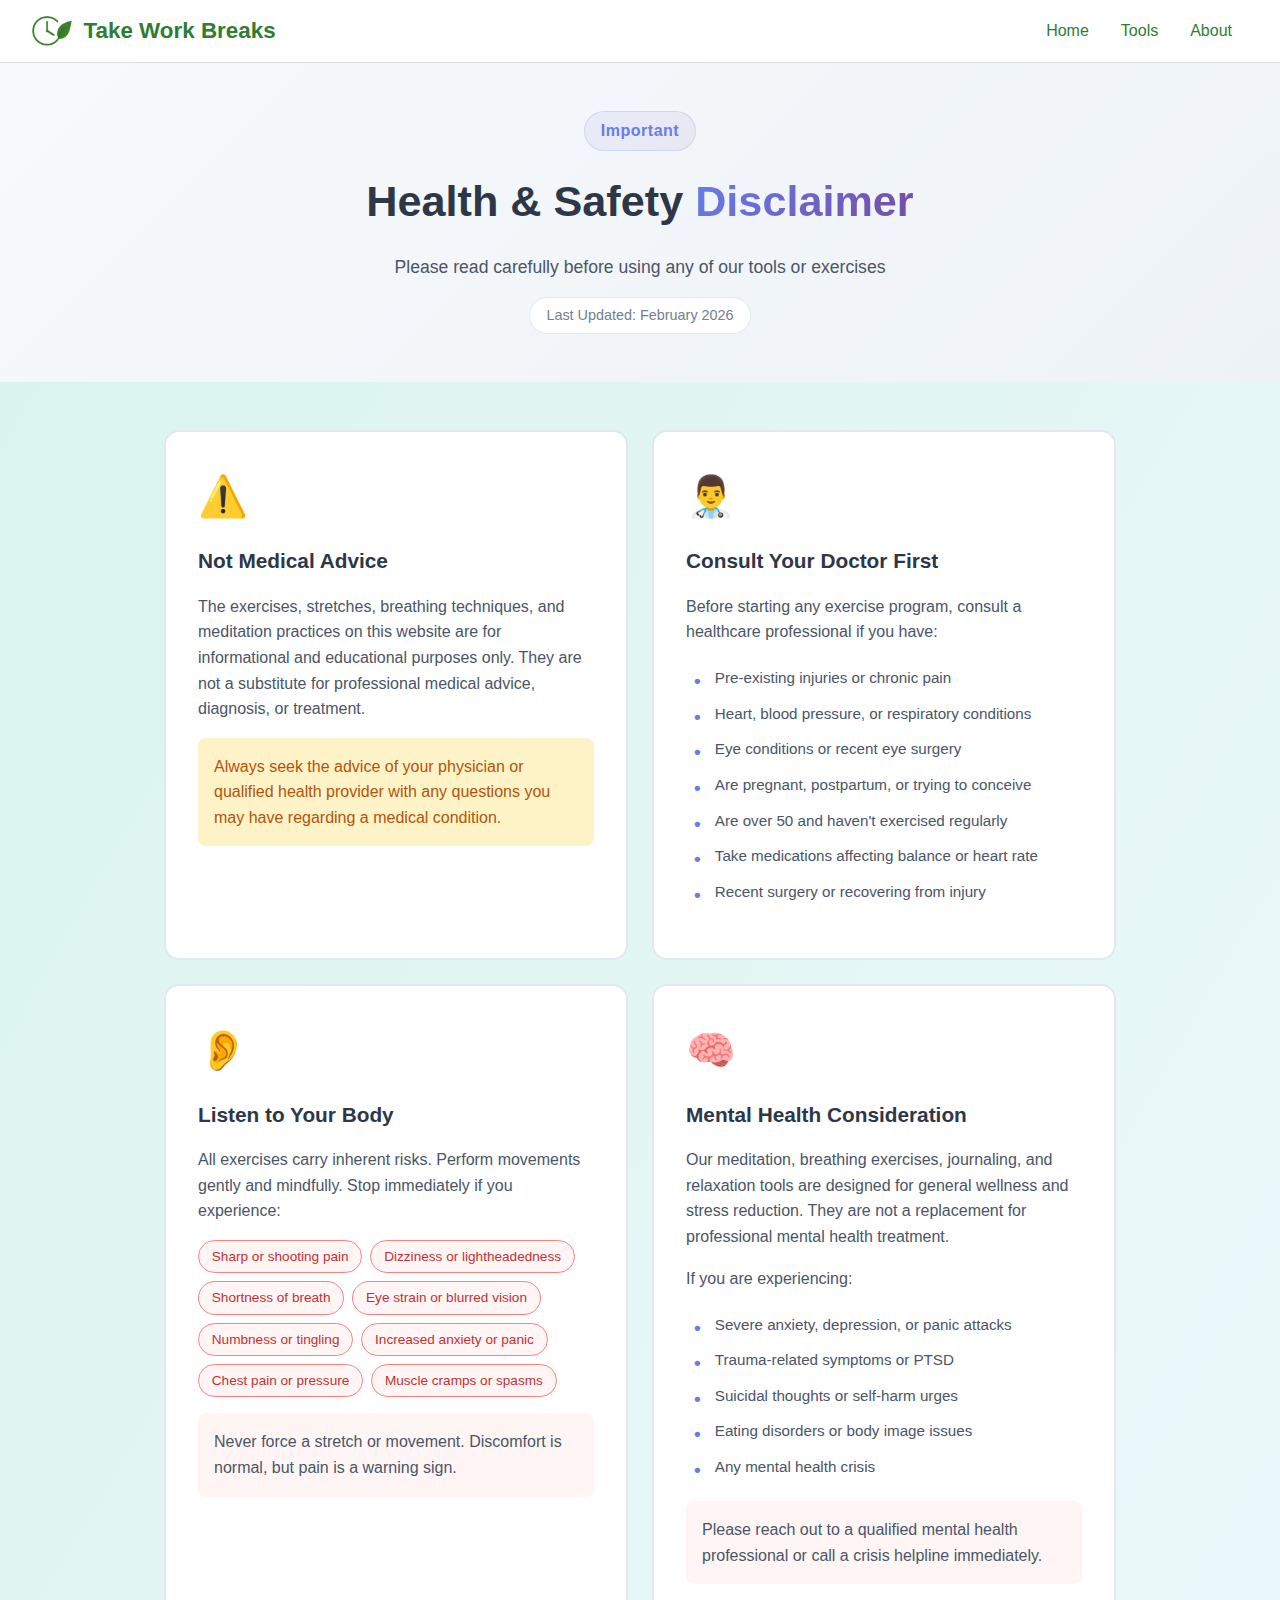
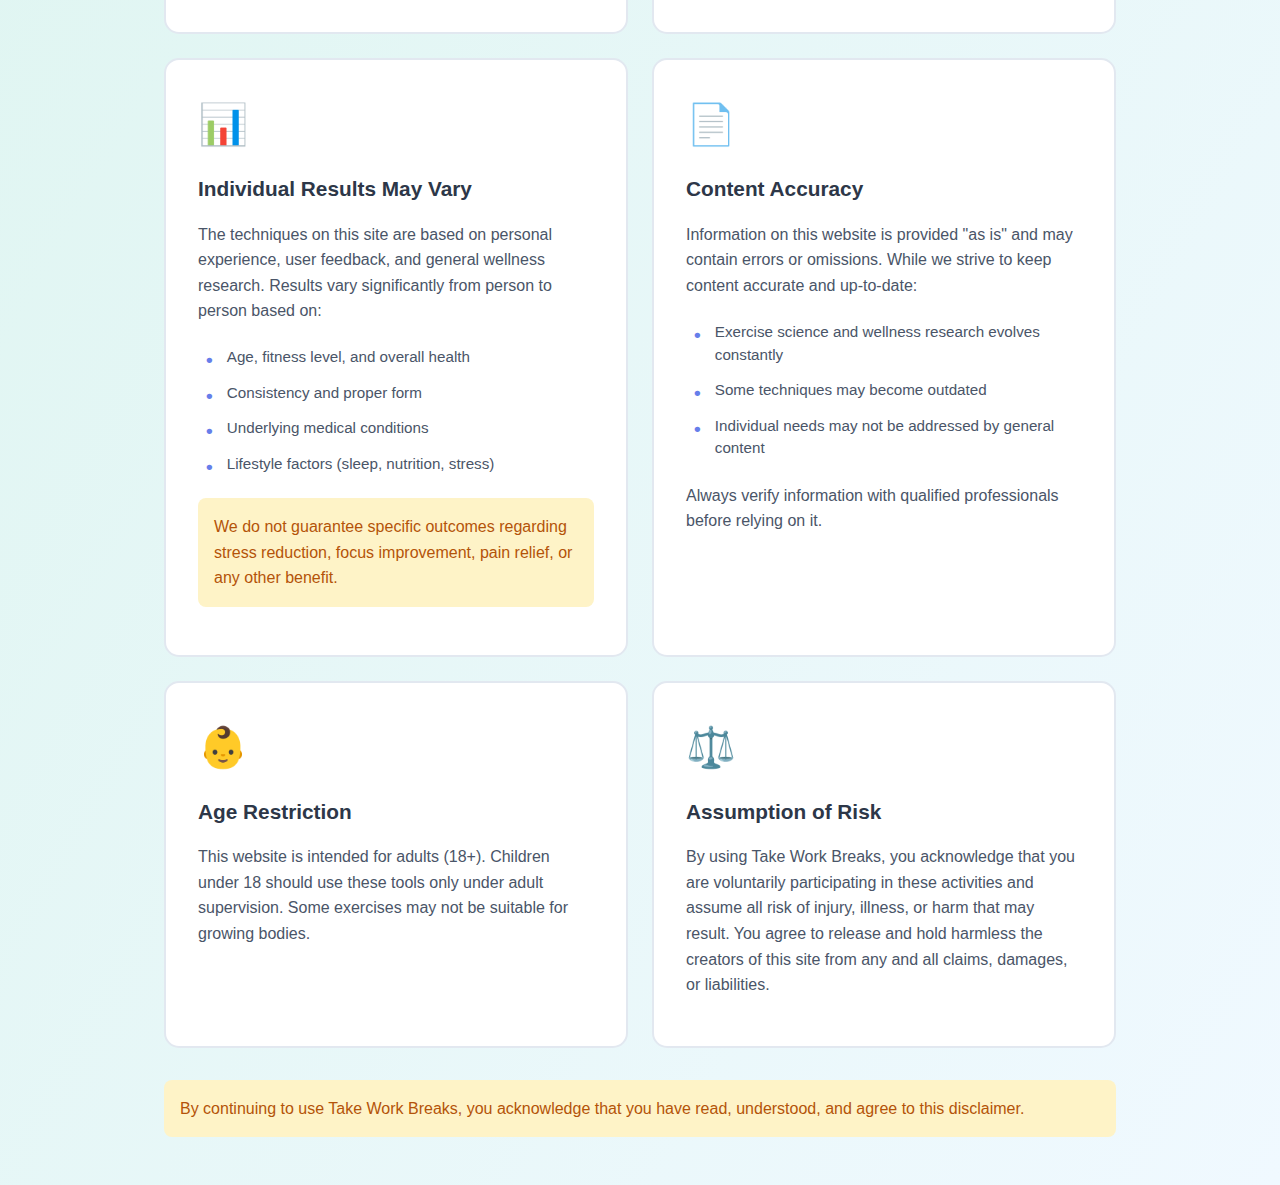
<file: disclaimer.html>
<!DOCTYPE html>
<html lang="en">

<head>
    <meta charset="UTF-8">
    <meta name="viewport" content="width=device-width, initial-scale=1.0">
    <title>Disclaimer - Health & Safety Information | Take Work Breaks</title>
    <meta name="description"
        content="Important health and safety disclaimer for exercises, stretches, and meditation techniques on Take Work Breaks.">
    <link rel="icon" href="assets/images/favicon.ico" type="image/x-icon">
    <link rel="stylesheet" href="css/global.css">
    <link rel="stylesheet" href="css/disclaimer.css">
</head>

<body>
    <div id="header-container"></div>

    <main class="disclaimer-page">
        <!-- Hero Section -->
        <section class="disclaimer-hero">
            <div class="disclaimer-container">
                <span class="section-tag">Important</span>
                <h1>Health & Safety <span class="gradient-text">Disclaimer</span></h1>
                <p class="hero-subtitle">Please read carefully before using any of our tools or exercises</p>
                <div class="last-updated">Last Updated: February 2026</div>
            </div>
        </section>

        <!-- Disclaimer Content -->
        <section class="disclaimer-content-section">
            <div class="disclaimer-container">
                <div class="disclaimer-grid">

                    <!-- NOT MEDICAL ADVICE -->
                    <div class="disclaimer-card">
                        <div class="card-icon">⚠️</div>
                        <h2>Not Medical Advice</h2>
                        <p>The exercises, stretches, breathing techniques, and meditation practices on this website are
                            for informational and educational purposes only. They are not a substitute for professional
                            medical advice, diagnosis, or treatment.</p>
                        <p class="highlight">Always seek the advice of your physician or qualified health provider with
                            any questions you may have regarding a medical condition.</p>
                    </div>

                    <!-- CONSULT YOUR DOCTOR -->
                    <div class="disclaimer-card">
                        <div class="card-icon">👨‍⚕️</div>
                        <h2>Consult Your Doctor First</h2>
                        <p>Before starting any exercise program, consult a healthcare professional if you have:</p>
                        <ul class="disclaimer-list">
                            <li>Pre-existing injuries or chronic pain</li>
                            <li>Heart, blood pressure, or respiratory conditions</li>
                            <li>Eye conditions or recent eye surgery</li>
                            <li>Are pregnant, postpartum, or trying to conceive</li>
                            <li>Are over 50 and haven't exercised regularly</li>
                            <li>Take medications affecting balance or heart rate</li>
                            <li>Recent surgery or recovering from injury</li>
                        </ul>
                    </div>

                    <!-- LISTEN TO YOUR BODY -->
                    <div class="disclaimer-card">
                        <div class="card-icon">👂</div>
                        <h2>Listen to Your Body</h2>
                        <p>All exercises carry inherent risks. Perform movements gently and mindfully. Stop immediately
                            if you experience:</p>
                        <div class="warning-tags">
                            <span class="warning-tag">Sharp or shooting pain</span>
                            <span class="warning-tag">Dizziness or lightheadedness</span>
                            <span class="warning-tag">Shortness of breath</span>
                            <span class="warning-tag">Eye strain or blurred vision</span>
                            <span class="warning-tag">Numbness or tingling</span>
                            <span class="warning-tag">Increased anxiety or panic</span>
                            <span class="warning-tag">Chest pain or pressure</span>
                            <span class="warning-tag">Muscle cramps or spasms</span>
                        </div>
                        <p class="urgent-note">Never force a stretch or movement. Discomfort is normal, but pain is a
                            warning sign.</p>
                    </div>

                    <!-- MENTAL HEALTH NOTE -->
                    <div class="disclaimer-card">
                        <div class="card-icon">🧠</div>
                        <h2>Mental Health Consideration</h2>
                        <p>Our meditation, breathing exercises, journaling, and relaxation tools are designed for
                            general wellness and stress reduction. They are not a replacement for professional mental
                            health treatment.</p>
                        <p>If you are experiencing:</p>
                        <ul class="disclaimer-list">
                            <li>Severe anxiety, depression, or panic attacks</li>
                            <li>Trauma-related symptoms or PTSD</li>
                            <li>Suicidal thoughts or self-harm urges</li>
                            <li>Eating disorders or body image issues</li>
                            <li>Any mental health crisis</li>
                        </ul>
                        <p class="urgent-note">Please reach out to a qualified mental health professional or call a
                            crisis helpline immediately.</p>
                    </div>

                    <!-- INDIVIDUAL RESULTS -->
                    <div class="disclaimer-card">
                        <div class="card-icon">📊</div>
                        <h2>Individual Results May Vary</h2>
                        <p>The techniques on this site are based on personal experience, user feedback, and general
                            wellness research. Results vary significantly from person to person based on:</p>
                        <ul class="disclaimer-list">
                            <li>Age, fitness level, and overall health</li>
                            <li>Consistency and proper form</li>
                            <li>Underlying medical conditions</li>
                            <li>Lifestyle factors (sleep, nutrition, stress)</li>
                        </ul>
                        <p class="highlight">We do not guarantee specific outcomes regarding stress reduction, focus
                            improvement, pain relief, or any other benefit.</p>
                    </div>

                    <!-- CONTENT ACCURACY -->
                    <div class="disclaimer-card">
                        <div class="card-icon">📄</div>
                        <h2>Content Accuracy</h2>
                        <p>Information on this website is provided "as is" and may contain errors or omissions. While we
                            strive to keep content accurate and up-to-date:</p>
                        <ul class="disclaimer-list">
                            <li>Exercise science and wellness research evolves constantly</li>
                            <li>Some techniques may become outdated</li>
                            <li>Individual needs may not be addressed by general content</li>
                        </ul>
                        <p>Always verify information with qualified professionals before relying on it.</p>
                    </div>

                    <!-- AGE RESTRICTION -->
                    <div class="disclaimer-card">
                        <div class="card-icon">👶</div>
                        <h2>Age Restriction</h2>
                        <p>This website is intended for adults (18+). Children under 18 should use these tools only
                            under adult supervision. Some exercises may not be suitable for growing bodies.</p>
                    </div>

                    <!-- ASSUMPTION OF RISK -->
                    <div class="disclaimer-card">
                        <div class="card-icon">⚖️</div>
                        <h2>Assumption of Risk</h2>
                        <p>By using Take Work Breaks, you acknowledge that you are voluntarily participating in these
                            activities and assume all risk of injury, illness, or harm that may result. You agree to
                            release and hold harmless the creators of this site from any and all claims, damages, or
                            liabilities.</p>
                    </div>
                </div>

                <!-- ACKNOWLEDGMENT -->
                <p class="highlight">By continuing to use Take Work Breaks, you acknowledge that you have read,
                    understood, and agree to this disclaimer.</p>
            </div>
        </section>
    </main>

    <div id="footer-container"></div>
    <script src="js/components.js"></script>
</body>

</html>
</file>
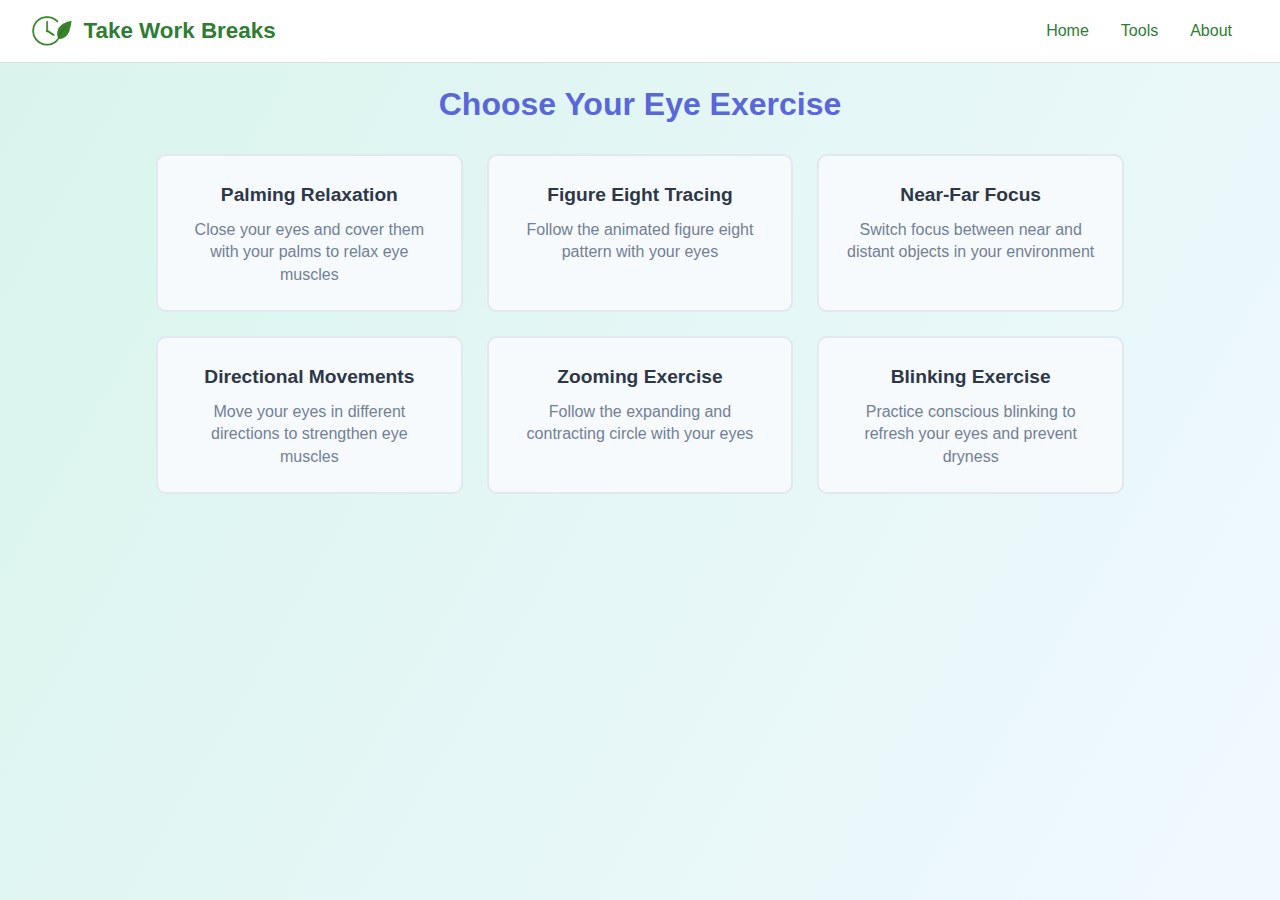
<file: eye-exercises.html>
<!DOCTYPE html>
<html lang="en">

<head>
    <meta charset="UTF-8">
    <meta name="viewport" content="width=device-width, initial-scale=1.0">
    <title>Eye Exercises - Reduce Digital Eye Strain | Take Work Breaks</title>
    <meta name="description" content="Reduce digital eye strain with guided eye exercises. Palming, figure eight, focus switching and more techniques to relieve tired eyes.">
    <link rel="icon" href="assets/images/favicon.ico" type="image/x-icon">

    <link rel="stylesheet" href="css/global.css">
    <link rel="stylesheet" href="css/eye-exercises.css">
</head>

<body>
    <div id="header-container"></div>

    <main class="eye-exercises-app">
        <!-- Exercise Selector -->
        <div class="exercise-selector">
            <h2>Choose Your Eye Exercise</h2>
            <div class="exercise-grid" id="exerciseGrid">
                <!-- Exercises will be populated by JS -->
            </div>
        </div>

        <!-- Exercise Interface -->
        <div class="exercise-interface" id="exerciseInterface" hidden>
            <div class="exercise-visual">
                <div class="exercise-animation" id="exerciseAnimation">
                    <div class="animation-container" id="animationContainer">
                        <!-- Dynamic animation content will be inserted here -->
                    </div>
                    <div class="exercise-instruction" id="exerciseInstruction">Get Ready</div>
                    <div class="exercise-timer" id="exerciseTimer">0:30</div>
                </div>
            </div>

            <span class="session-timer" id="sessionTimer">2:00</span>
            
            <div class="exercise-controls">
                <div class="exercise-stats">
                    <span class="reps-counter" id="repsCounter">Reps: 0</span>
                    <span class="exercise-name" id="exerciseName"></span>
                </div>

                <div class="control-buttons">
                    <button id="startBtn" class="btn primary">Start Exercise</button>
                    <button id="pauseBtn" class="btn secondary" disabled>Pause</button>
                    <button id="resetBtn" class="btn outline">Reset</button>
                </div>

                <div class="session-controls-group">
                    <div class="control-row">
                        <div class="control-item">
                            <label for="sessionLength">Session Duration:</label>
                            <div class="select-wrapper">
                                <select id="sessionLength" class="styled-select">
                                    <option value="1">1 minute</option>
                                    <option value="2" selected>2 minutes</option>
                                    <option value="3">3 minutes</option>
                                    <option value="5">5 minutes</option>
                                </select>
                                <span class="select-arrow">▼</span>
                            </div>
                        </div>

                        <div class="control-item">
                            <label for="soundMode">Sound Guidance:</label>
                            <div class="select-wrapper">
                                <select id="soundMode" class="styled-select">
                                    <option value="none">No Sound</option>
                                    <option value="tones">Tone Guidance</option>
                                    <option value="voice">Voice Guidance</option>
                                </select>
                                <span class="select-arrow">▼</span>
                            </div>
                        </div>
                    </div>

                    <div class="volume-control hidden" id="volumeControl">
                        <label for="volumeSlider">Volume:</label>
                        <input type="range" id="volumeSlider" min="0" max="100" value="50" class="volume-slider">
                        <span id="volumeValue">50%</span>
                    </div>
                </div>
            </div>

            <button id="backToExercises" class="back-btn">← Choose Different Exercise</button>
        </div>
    </main>

    <script src="js/components.js"></script>
    <script src="js/eye-exercises.js"></script>
</body>

</html>
</file>
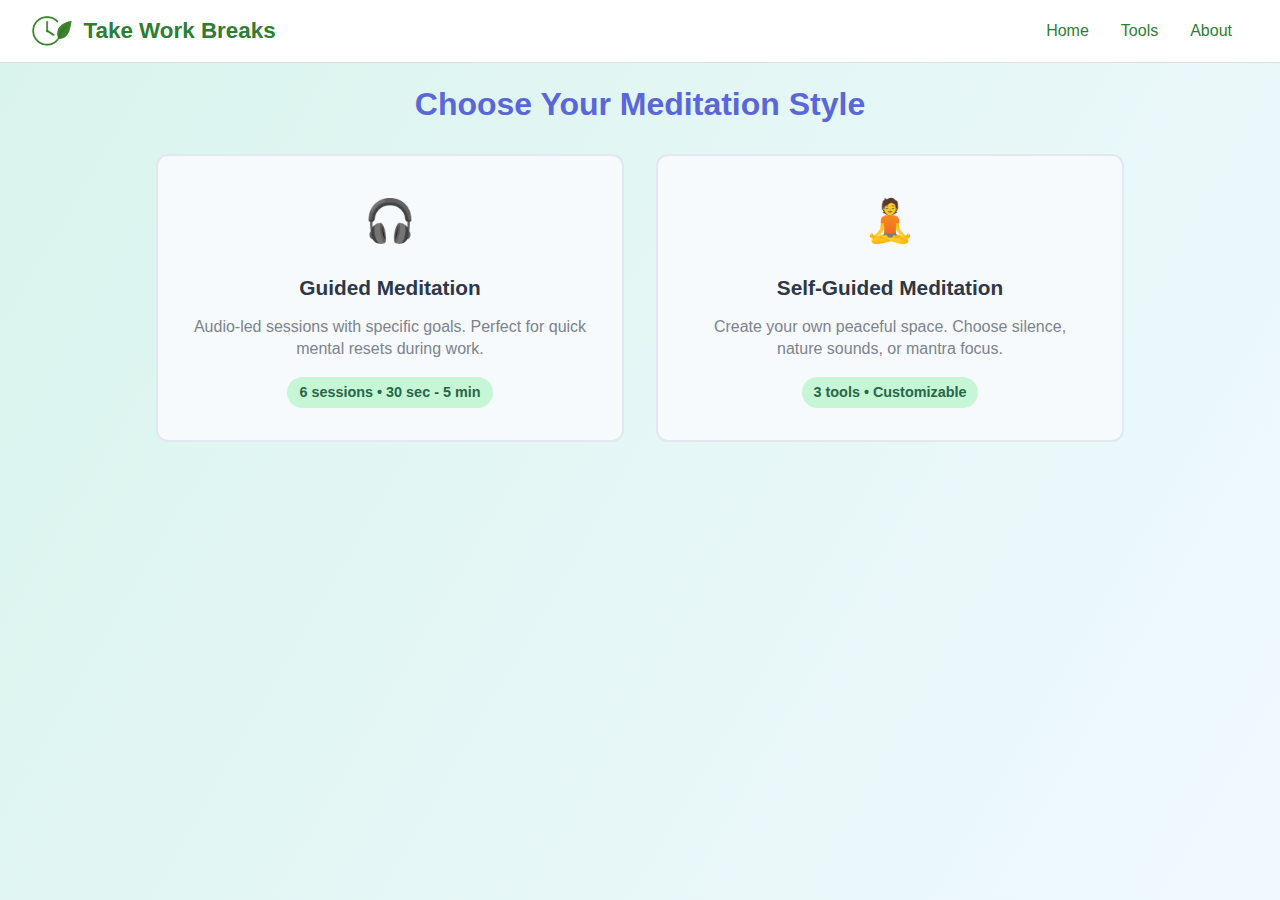
<file: meditation.html>
<!DOCTYPE html>
<html lang="en">

<head>
    <meta charset="UTF-8">
    <meta name="viewport" content="width=device-width, initial-scale=1.0">
    <title>Meditation - Mental Reset & Focus | Take Work Breaks</title>
    <meta name="description"
        content="Guided and self-guided meditation sessions to reset your mind, reduce stress, and improve focus at work.">
    <link rel="icon" href="assets/images/favicon.ico" type="image/x-icon">

    <link rel="stylesheet" href="css/global.css">
    <link rel="stylesheet" href="css/meditation.css">
</head>

<body>
    <div id="header-container"></div>

    <main class="meditation-app">
        <!-- Category Selector -->
        <div class="category-selector">
            <h2>Choose Your Meditation Style</h2>
            <div class="category-grid">
                <div class="category-card" id="guidedCard">
                    <div class="category-icon">🎧</div>
                    <h3>Guided Meditation</h3>
                    <p>Audio-led sessions with specific goals. Perfect for quick mental resets during work.</p>
                    <div class="session-count">6 sessions • 30 sec - 5 min</div>
                </div>

                <div class="category-card" id="selfGuidedCard">
                    <div class="category-icon">🧘</div>
                    <h3>Self-Guided Meditation</h3>
                    <p>Create your own peaceful space. Choose silence, nature sounds, or mantra focus.</p>
                    <div class="session-count">3 tools • Customizable</div>
                </div>
            </div>
        </div>

        <!-- Guided Meditation Interface -->
        <div class="guided-interface" id="guidedInterface" hidden>
            <h2>Guided Meditation Sessions</h2>

            <div class="session-selector">
                <div class="session-grid" id="sessionGrid">
                    <!-- Sessions will be populated by JS -->
                </div>
            </div>

            <div class="meditation-player" id="meditationPlayer" hidden>
                <div class="player-header">
                    <h3 id="currentSessionTitle">The Purposeful Pause</h3>
                    <p id="currentSessionGoal">Break a stress loop instantly</p>
                </div>

                <div class="meditation-visual">
                    <div class="meditation-circle" id="meditationCircle">
                        <div class="meditation-timer" id="meditationTimer">0:30</div>
                        <div class="meditation-status" id="meditationStatus">Ready</div>
                    </div>
                </div>

                <div class="player-controls">
                    <div class="control-buttons">
                        <button id="playBtn" class="btn primary">Play Session</button>
                        <button id="pauseBtn" class="btn secondary" disabled>Pause</button>
                        <button id="stopBtn" class="btn outline">Stop</button>
                    </div>

                    <div class="session-progress">
                        <div class="progress-bar">
                            <div class="progress-fill" id="progressFill"></div>
                        </div>
                        <div class="time-display">
                            <span id="currentTime">0:00</span> / <span id="totalTime">0:30</span>
                        </div>
                    </div>
                </div>

                <button id="backToGuided" class="back-btn">← Back to Sessions</button>
            </div>
        </div>

        <!-- Self-Guided Meditation Interface -->
        <div class="selfguided-interface" id="selfGuidedInterface" hidden>
            <h2>Self-Guided Meditation Tools</h2>

            <div class="tool-selector">
                <div class="tool-grid">
                    <div class="tool-card" data-tool="nature">
                        <div class="tool-icon">🌿</div>
                        <h4>Nature Sounds</h4>
                        <p>Ambient sounds for focus and relaxation</p>
                    </div>
                    <div class="tool-card" data-tool="silent">
                        <div class="tool-icon">🔕</div>
                        <h4>Silent Mode</h4>
                        <p>Pure silence with optional bell cues</p>
                    </div>
                    <div class="tool-card" data-tool="mantra">
                        <div class="tool-icon">🕉️</div>
                        <h4>Mantra Focus</h4>
                        <p>Repeat a calming word or phrase</p>
                    </div>
                </div>
            </div>

            <!-- Nature Sounds Player -->
            <div class="tool-player" id="naturePlayer" hidden>
                <h3>Nature Sounds</h3>

                <div class="sound-visual">
                    <div class="sound-circle" id="soundCircle">
                        <div class="sound-timer" id="soundTimer">3:00</div>
                        <div class="sound-name" id="soundName">Forest</div>
                    </div>
                </div>

                <div class="sound-controls">
                    <div class="control-row">
                        <div class="control-item">
                            <label for="soundSelect">Nature Sound:</label>
                            <div class="select-wrapper">
                                <select id="soundSelect" class="styled-select">
                                    <option value="forest">Forest (Birds & Leaves)</option>
                                    <option value="rain">Rain (Gentle Shower)</option>
                                    <option value="waves">Ocean Waves</option>
                                    <option value="stream">Mountain Stream</option>
                                    <option value="thunder">Distant Thunderstorm</option>
                                    <option value="cafe">Coffee Shop Ambience</option>
                                </select>
                                <span class="select-arrow">▼</span>
                            </div>
                        </div>

                        <div class="control-item">
                            <label for="natureDuration">Session Duration:</label>
                            <div class="select-wrapper">
                                <select id="natureDuration" class="styled-select">
                                    <option value="1">1 minute</option>
                                    <option value="2">2 minutes</option>
                                    <option value="3" selected>3 minutes</option>
                                    <option value="5">5 minutes</option>
                                    <option value="10">10 minutes</option>
                                    <option value="0">No limit</option>
                                </select>
                                <span class="select-arrow">▼</span>
                            </div>
                        </div>
                    </div>

                    <div class="control-buttons">
                        <button id="natureStartBtn" class="btn primary">Start Soundscape</button>
                        <button id="naturePauseBtn" class="btn secondary" disabled>Pause</button>
                        <button id="natureStopBtn" class="btn outline">Stop</button>
                    </div>

                    <div class="volume-control">
                        <label for="natureVolume">Volume:</label>
                        <input type="range" id="natureVolume" min="0" max="100" value="50" class="volume-slider">
                        <span id="natureVolumeValue">50%</span>
                    </div>
                </div>

                <button class="back-btn tool-back">← Back to Tools</button>
            </div>

            <!-- Silent Mode Player -->
            <div class="tool-player" id="silentPlayer" hidden>
                <h3>Silent Mode</h3>

                <div class="silent-visual">
                    <div class="silent-circle" id="silentCircle">
                        <div class="silent-timer" id="silentTimer">3:00</div>
                        <div class="silent-status" id="silentStatus">Silence</div>
                    </div>
                </div>

                <div class="silent-controls">
                    <div class="control-row">
                        <div class="control-item">
                            <label for="silentDuration">Session Duration:</label>
                            <div class="select-wrapper">
                                <select id="silentDuration" class="styled-select">
                                    <option value="1">1 minute</option>
                                    <option value="2">2 minutes</option>
                                    <option value="3" selected>3 minutes</option>
                                    <option value="5">5 minutes</option>
                                    <option value="10">10 minutes</option>
                                </select>
                                <span class="select-arrow">▼</span>
                            </div>
                        </div>

                        <div class="control-item">
                            <label for="bellOption">Bell Cues:</label>
                            <div class="select-wrapper">
                                <select id="bellOption" class="styled-select">
                                    <option value="none">No bells</option>
                                    <option value="start">Start only</option>
                                    <option value="startend">Start & End</option>
                                    <option value="all" selected>Start, Middle & End</option>
                                </select>
                                <span class="select-arrow">▼</span>
                            </div>
                        </div>
                    </div>

                    <div class="bell-preview">
                        <button id="testBellBtn" class="btn outline">Test Bell Sound</button>
                    </div>

                    <div class="control-buttons">
                        <button id="silentStartBtn" class="btn primary">Begin Silence</button>
                        <button id="silentPauseBtn" class="btn secondary" disabled>Pause</button>
                        <button id="silentStopBtn" class="btn outline">Stop</button>
                    </div>
                </div>

                <button class="back-btn tool-back">← Back to Tools</button>
            </div>

            <!-- Mantra Focus Player -->
            <div class="tool-player" id="mantraPlayer" hidden>
                <h3>Mantra Focus</h3>

                <div class="mantra-visual">
                    <div class="mantra-display" id="mantraDisplay">
                        <div class="mantra-text" id="mantraText">Peace</div>
                        <div class="mantra-subtext">Focus on your chosen word</div>
                    </div>
                    <div class="mantra-timer" id="mantraTimer">2:00</div>
                </div>

                <div class="mantra-controls">
                    <div class="control-row">
                        <div class="control-item">
                            <label for="mantraInput">Your Mantra/Word:</label>
                            <input type="text" id="mantraInput" class="mantra-input"
                                placeholder="e.g., Calm, Focus, Peace" value="Peace" maxlength="20">
                        </div>

                        <div class="control-item">
                            <label for="mantraDuration">Session Duration:</label>
                            <div class="select-wrapper">
                                <select id="mantraDuration" class="styled-select">
                                    <option value="1">1 minute</option>
                                    <option value="2" selected>2 minutes</option>
                                    <option value="3">3 minutes</option>
                                    <option value="5">5 minutes</option>
                                </select>
                                <span class="select-arrow">▼</span>
                            </div>
                        </div>
                    </div>

                    <div class="control-row">
                        <div class="control-item">
                            <label for="mantraStyle">Display Style:</label>
                            <div class="select-wrapper">
                                <select id="mantraStyle" class="styled-select">
                                    <option value="fade">Gentle Fade</option>
                                    <option value="pulse">Soft Pulse</option>
                                    <option value="breath">Sync with Breath</option>
                                    <option value="still">Still & Calm</option>
                                </select>
                                <span class="select-arrow">▼</span>
                            </div>
                        </div>

                        <div class="control-item">
                            <label for="mantraBreath">Breath Sync:</label>
                            <div class="select-wrapper">
                                <select id="mantraBreath" class="styled-select">
                                    <option value="4">4 sec inhale, 4 sec exhale</option>
                                    <option value="5">5 sec inhale, 5 sec exhale</option>
                                    <option value="6">6 sec inhale, 6 sec exhale</option>
                                    <option value="0" selected>No breath sync</option>
                                </select>
                                <span class="select-arrow">▼</span>
                            </div>
                        </div>
                    </div>

                    <div class="control-buttons">
                        <button id="mantraStartBtn" class="btn primary">Start Mantra Focus</button>
                        <button id="mantraPauseBtn" class="btn secondary" disabled>Pause</button>
                        <button id="mantraStopBtn" class="btn outline">Stop</button>
                    </div>
                </div>

                <button class="back-btn tool-back">← Back to Tools</button>
            </div>
        </div>

        <button id="backToCategories" class="back-btn global-back" hidden>← Back to Categories</button>
    </main>

    <script src="js/components.js"></script>
    <script src="js/meditation.js"></script>
</body>

</html>
</file>
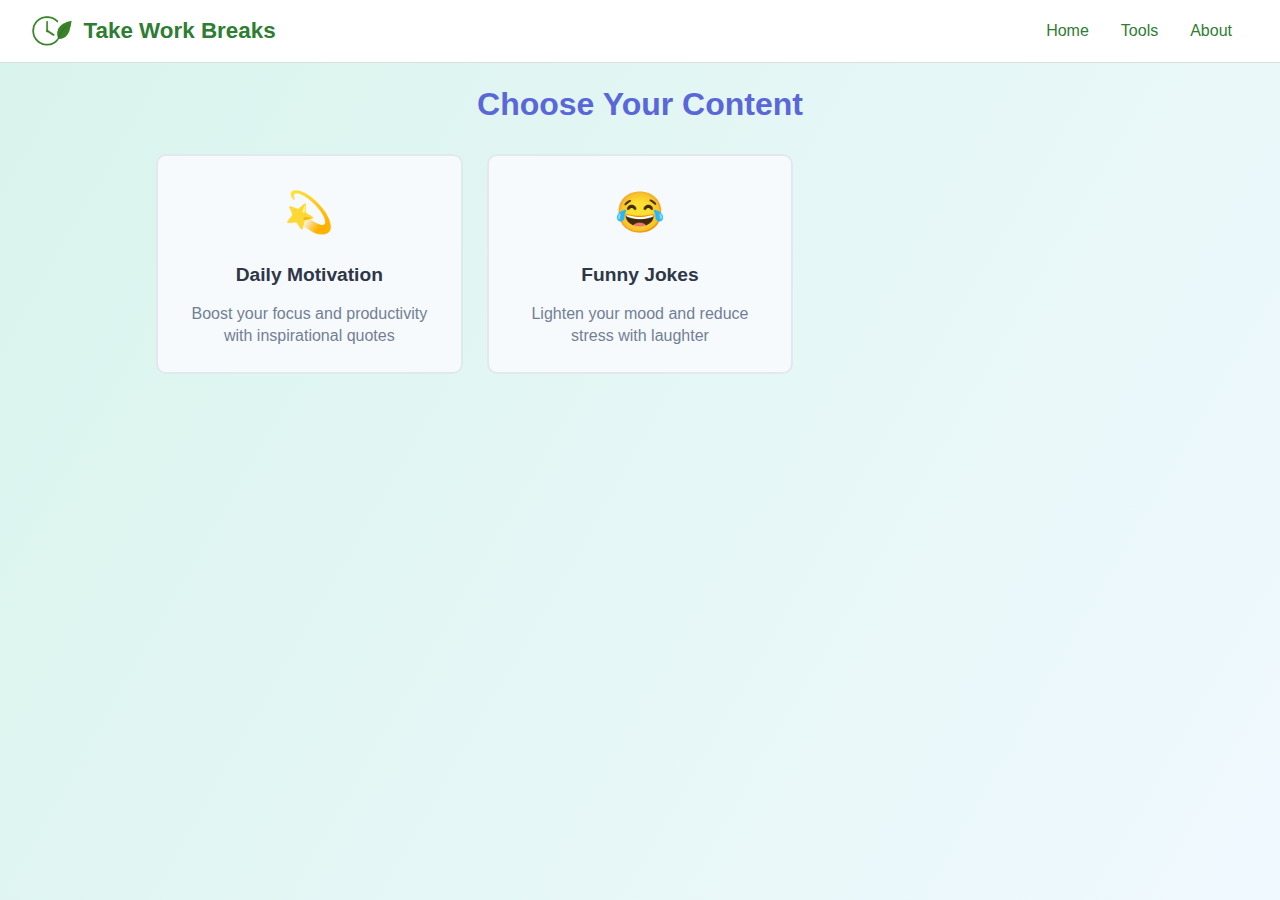
<file: motivation-jokes.html>
<!DOCTYPE html>
<html lang="en">

<head>
    <meta charset="UTF-8">
    <meta name="viewport" content="width=device-width, initial-scale=1.0">
    <title>Daily Motivation & Humor | Take Work Breaks</title>
    <meta name="description"
        content="Get inspired with motivational quotes and lighten up with funny jokes. Perfect for work breaks and mood boosts.">
    <link rel="icon" href="assets/images/favicon.ico" type="image/x-icon">

    <link rel="stylesheet" href="css/global.css">
    <link rel="stylesheet" href="css/motivation-jokes.css">
</head>

<body>
    <div id="header-container"></div>

    <main class="motivation-app">
        <!-- Type Selector -->
        <div class="type-selector" id="typeSelector">
            <h2>Choose Your Content</h2>
            <div class="type-grid">
                <div class="type-card" data-type="quotes">
                    <div class="type-icon">💫</div>
                    <h3 class="type-name">Daily Motivation</h3>
                    <p class="type-desc">Boost your focus and productivity with inspirational quotes</p>
                </div>
                <div class="type-card" data-type="jokes">
                    <div class="type-icon">😂</div>
                    <h3 class="type-name">Funny Jokes</h3>
                    <p class="type-desc">Lighten your mood and reduce stress with laughter</p>
                </div>
            </div>
        </div>

        <!-- Content Display -->
        <div class="content-display" id="contentDisplay" hidden>
            <div class="content-header">
                <h2 id="contentTitle">Daily Motivation</h2>
                <div class="content-controls">
                    <div class="category-dropdown-wrapper">
                        <select id="categoryDropdown" class="styled-select">
                            <option value="all">All Categories</option>
                            <!-- Categories will be populated by JS -->
                        </select>
                        <span class="select-arrow">▼</span>
                    </div>
                </div>
            </div>

            <div class="content-card" id="contentCard">
                <div class="content-icon" id="contentIcon">💫</div>
                <h3 class="content-type" id="contentType">Motivational Quote</h3>
                <div class="content-category" id="contentCategory">Focus & Concentration 🎯</div>
                <div class="content-text" id="contentText">
                    Loading your daily inspiration...
                </div>
                <div class="content-actions">
                    <button id="copyBtn" class="btn-sm outline">
                        📋 Copy
                    </button>
                    <button id="shareBtn" class="btn-sm outline">
                        🔗 Share
                    </button>
                </div>
            </div>

            <div class="content-footer">
                <button id="newContentBtn" class="btn primary">🎲 Get New One</button>
                <button id="backToTypes" class="btn outline">← Back to Selection</button>
            </div>
        </div>
    </main>

    <div id="footer-container"></div>

    <script src="js/components.js"></script>
    <script src="js/motivation-jokes.js"></script>
</body>

</html>
</file>
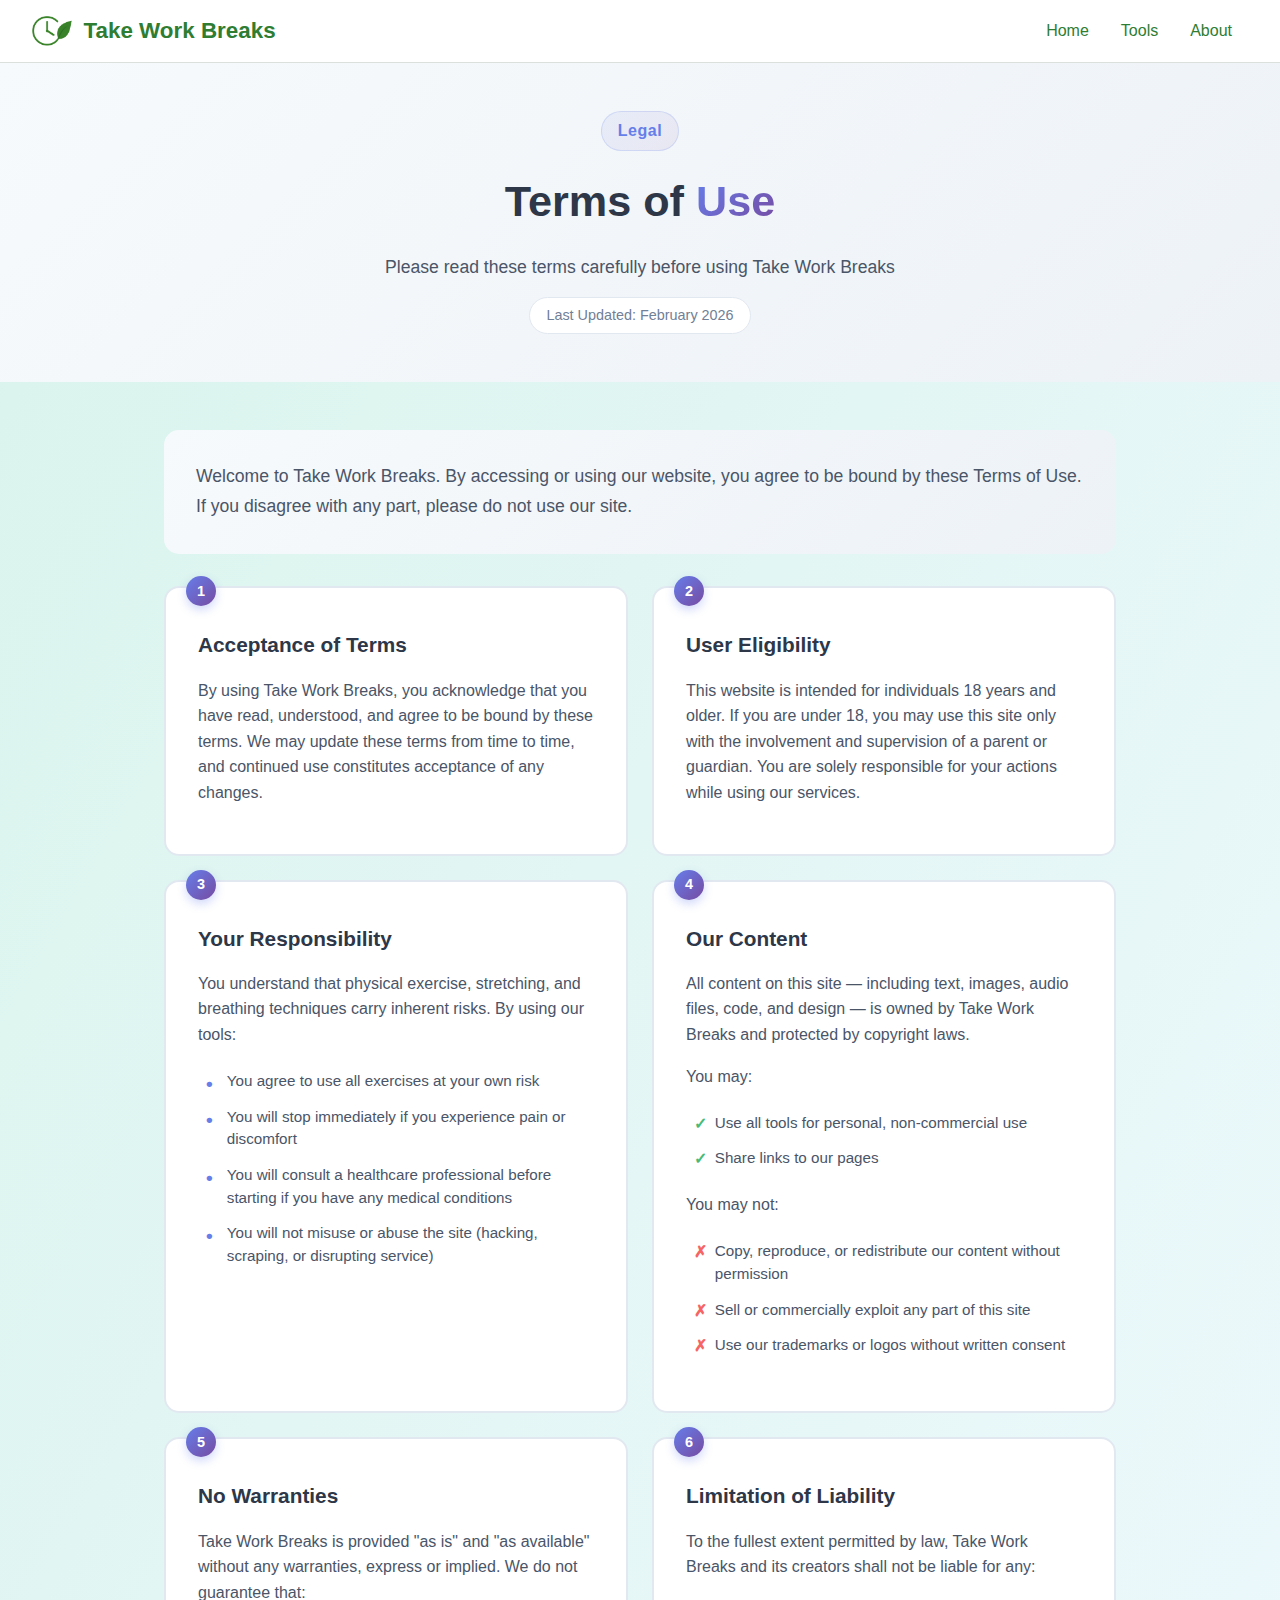
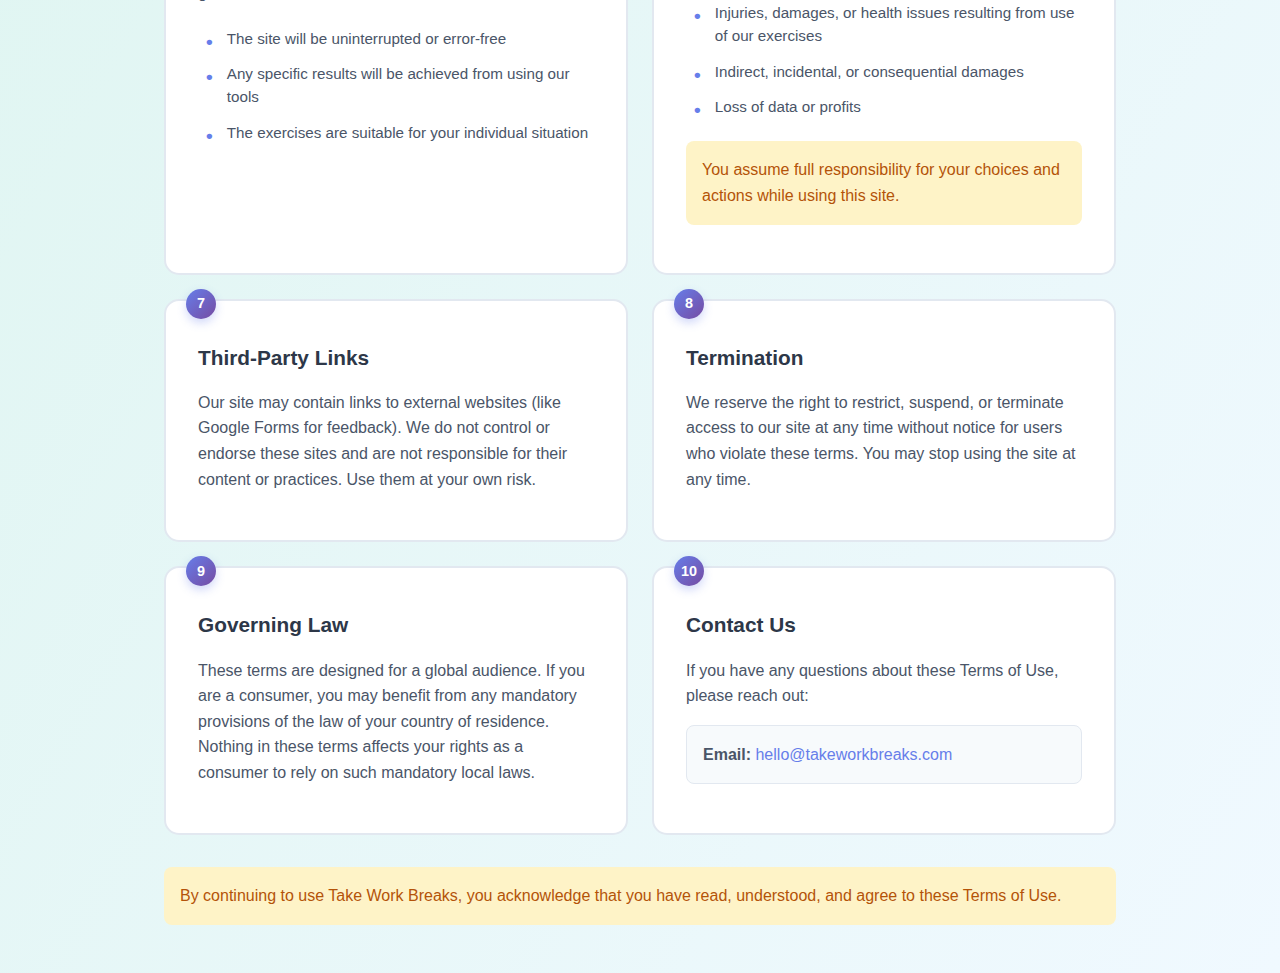
<file: terms.html>
<!DOCTYPE html>
<html lang="en">

<head>
    <meta charset="UTF-8">
    <meta name="viewport" content="width=device-width, initial-scale=1.0">
    <title>Terms of Use - Take Work Breaks</title>
    <meta name="description"
        content="Terms of use for Take Work Breaks website. Please read before using our tools and exercises.">
    <link rel="icon" href="assets/images/favicon.ico" type="image/x-icon">
    <link rel="stylesheet" href="css/global.css">
    <link rel="stylesheet" href="css/terms.css">
</head>

<body>
    <div id="header-container"></div>

    <main class="terms-page">
        <!-- Hero Section -->
        <section class="terms-hero">
            <div class="terms-container">
                <span class="section-tag">Legal</span>
                <h1>Terms of <span class="gradient-text">Use</span></h1>
                <p class="hero-subtitle">Please read these terms carefully before using Take Work Breaks</p>
                <div class="last-updated">Last Updated: February 2026</div>
            </div>
        </section>

        <!-- Terms Content -->
        <section class="terms-content-section">
            <div class="terms-container">
                <div class="terms-intro">
                    <p>Welcome to Take Work Breaks. By accessing or using our website, you agree to be bound by these
                        Terms of Use. If you disagree with any part, please do not use our site.</p>
                </div>

                <div class="terms-grid">

                    <!-- 1. Acceptance -->
                    <div class="term-card">
                        <div class="term-number">1</div>
                        <h2>Acceptance of Terms</h2>
                        <p>By using Take Work Breaks, you acknowledge that you have read, understood, and agree to be
                            bound by these terms. We may update these terms from time to time, and continued use
                            constitutes acceptance of any changes.</p>
                    </div>

                    <!-- 2. User Eligibility -->
                    <div class="term-card">
                        <div class="term-number">2</div>
                        <h2>User Eligibility</h2>
                        <p>This website is intended for individuals 18 years and older. If you are under 18, you may use
                            this site only with the involvement and supervision of a parent or guardian. You are solely
                            responsible for your actions while using our services.</p>
                    </div>

                    <!-- 3. User Responsibility -->
                    <div class="term-card">
                        <div class="term-number">3</div>
                        <h2>Your Responsibility</h2>
                        <p>You understand that physical exercise, stretching, and breathing techniques carry inherent
                            risks. By using our tools:</p>
                        <ul class="term-list">
                            <li>You agree to use all exercises at your own risk</li>
                            <li>You will stop immediately if you experience pain or discomfort</li>
                            <li>You will consult a healthcare professional before starting if you have any medical
                                conditions</li>
                            <li>You will not misuse or abuse the site (hacking, scraping, or disrupting service)</li>
                        </ul>
                    </div>

                    <!-- 4. Intellectual Property -->
                    <div class="term-card">
                        <div class="term-number">4</div>
                        <h2>Our Content</h2>
                        <p>All content on this site — including text, images, audio files, code, and design — is owned
                            by Take Work Breaks and protected by copyright laws.</p>
                        <p>You may:</p>
                        <ul class="term-list check">
                            <li>Use all tools for personal, non-commercial use</li>
                            <li>Share links to our pages</li>
                        </ul>
                        <p>You may not:</p>
                        <ul class="term-list cross">
                            <li>Copy, reproduce, or redistribute our content without permission</li>
                            <li>Sell or commercially exploit any part of this site</li>
                            <li>Use our trademarks or logos without written consent</li>
                        </ul>
                    </div>

                    <!-- 5. Disclaimer of Warranties -->
                    <div class="term-card">
                        <div class="term-number">5</div>
                        <h2>No Warranties</h2>
                        <p>Take Work Breaks is provided "as is" and "as available" without any warranties, express or
                            implied. We do not guarantee that:</p>
                        <ul class="term-list">
                            <li>The site will be uninterrupted or error-free</li>
                            <li>Any specific results will be achieved from using our tools</li>
                            <li>The exercises are suitable for your individual situation</li>
                        </ul>
                    </div>

                    <!-- 6. Limitation of Liability -->
                    <div class="term-card">
                        <div class="term-number">6</div>
                        <h2>Limitation of Liability</h2>
                        <p>To the fullest extent permitted by law, Take Work Breaks and its creators shall not be liable
                            for any:</p>
                        <ul class="term-list">
                            <li>Injuries, damages, or health issues resulting from use of our exercises</li>
                            <li>Indirect, incidental, or consequential damages</li>
                            <li>Loss of data or profits</li>
                        </ul>
                        <p class="highlight">You assume full responsibility for your choices and actions while using
                            this site.</p>
                    </div>

                    <!-- 7. Third-Party Links -->
                    <div class="term-card">
                        <div class="term-number">7</div>
                        <h2>Third-Party Links</h2>
                        <p>Our site may contain links to external websites (like Google Forms for feedback). We do not
                            control or endorse these sites and are not responsible for their content or practices. Use
                            them at your own risk.</p>
                    </div>

                    <!-- 8. Termination -->
                    <div class="term-card">
                        <div class="term-number">8</div>
                        <h2>Termination</h2>
                        <p>We reserve the right to restrict, suspend, or terminate access to our site at any time
                            without notice for users who violate these terms. You may stop using the site at any time.
                        </p>
                    </div>

                    <!-- 9. Governing Law -->
                    <div class="term-card">
                        <div class="term-number">9</div>
                        <h2>Governing Law</h2>
                        <p>These terms are designed for a global audience. If you are a consumer, you may benefit from
                            any mandatory provisions of the law of your country of residence. Nothing in these terms
                            affects your rights as a consumer to rely on such mandatory local laws.</p>
                    </div>

                    <!-- 10. Contact -->
                    <div class="term-card">
                        <div class="term-number">10</div>
                        <h2>Contact Us</h2>
                        <p>If you have any questions about these Terms of Use, please reach out:</p>
                        <p class="contact-info">
                            <strong>Email:</strong> <a
                                href="mailto:hello@takeworkbreaks.com">hello@takeworkbreaks.com</a>
                        </p>
                    </div>
                </div>

                <!-- Acknowledgment Box -->
                <p class="highlight">By continuing to use Take Work Breaks, you acknowledge that you have read,
                    understood, and agree to these Terms of Use.</p>
            </div>
        </section>
    </main>

    <div id="footer-container"></div>

    <script src="js/components.js"></script>
</body>

</html>
</file>
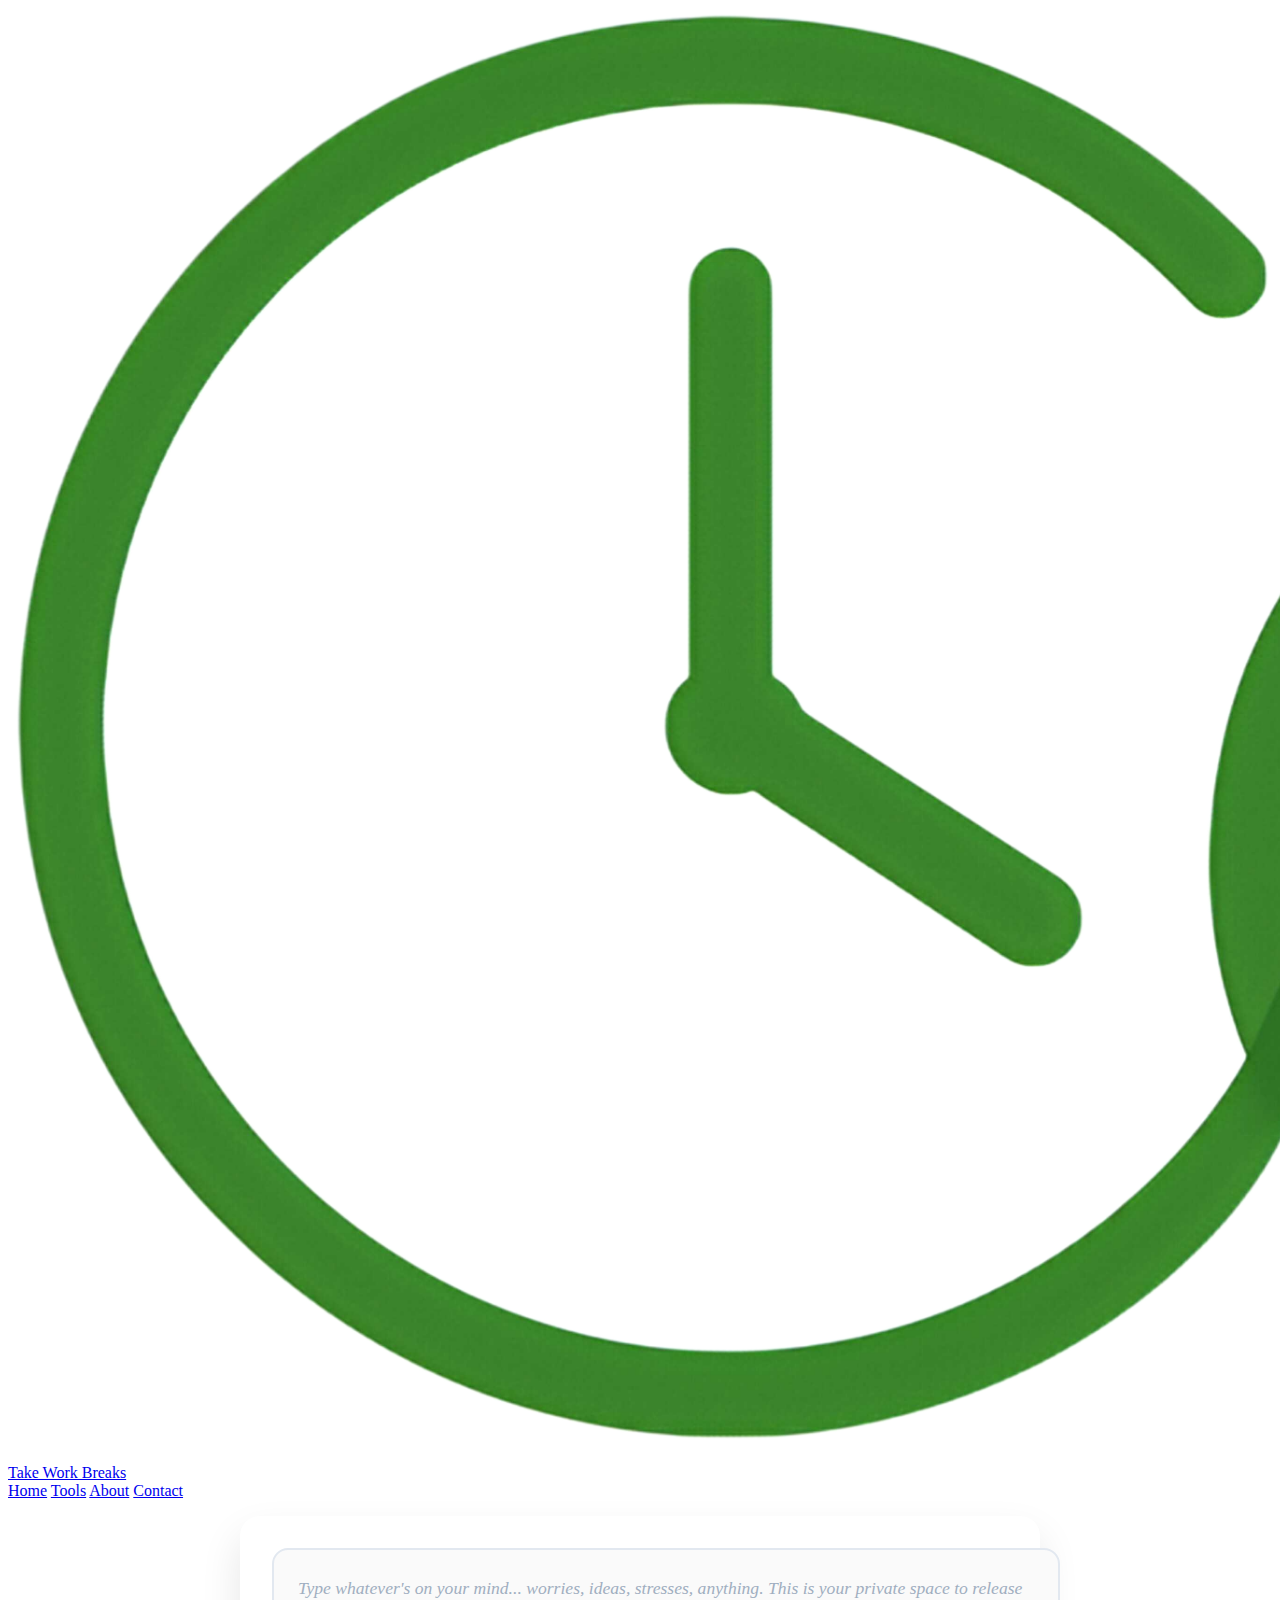
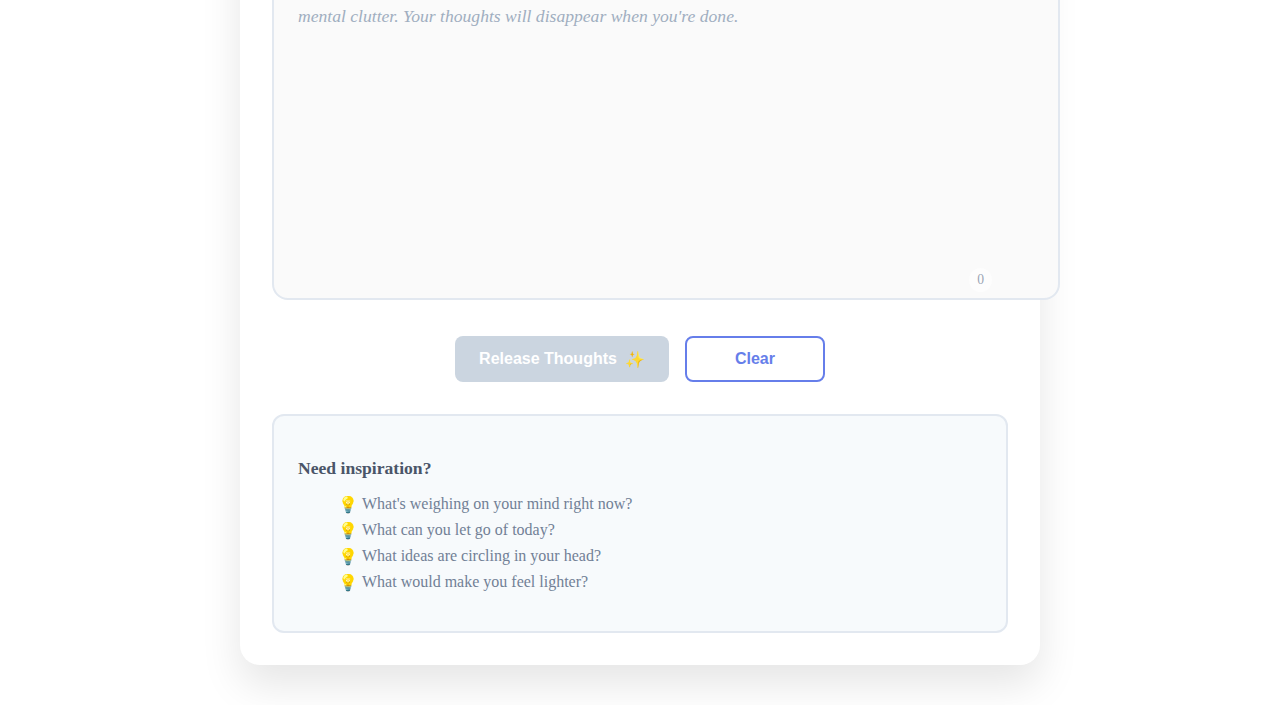
<file: thought-dump.html>
<!DOCTYPE html>
<html lang="en">

<head>
    <meta charset="UTF-8">
    <meta name="viewport" content="width=device-width, initial-scale=1.0">
    <title>Mental Clarity Journal - Clear Your Mind | Take Work Breaks</title>
    <meta name="description"
        content="Release mental clutter with our thought dump journal. Type your thoughts and watch them disappear for instant mental clarity.">
    <link rel="icon" href="assets/images/favicon.ico" type="image/x-icon">
    <link rel="stylesheet" href="css/thought-dump.css">
</head>

<body>
    <header class="site-header">
        <div class="container">
            <a href="index.html" class="logo">
                <img src="assets/images/favicon.svg" alt="Take Work Breaks" class="logo-img" loading="eager">
                <span class="logo-text">Take Work Breaks</span>
            </a>
            <nav class="nav">
                <a href="index.html">Home</a>
                <a href="index.html#features">Tools</a>
                <a href="#about">About</a>
                <a href="#contact">Contact</a>
            </nav>
        </div>
    </header>

    <main class="thought-dump-app">
        <div class="app-container">
            <div class="journal-interface">
                <div class="writing-area-container">
                    <textarea id="thoughtsInput" class="thoughts-input"
                        placeholder="Type whatever's on your mind... worries, ideas, stresses, anything. This is your private space to release mental clutter. Your thoughts will disappear when you're done."></textarea>
                    <div class="character-count" id="characterCount">0</div>
                </div>

                <div class="journal-controls">
                    <button id="releaseBtn" class="btn primary release-btn" disabled>
                        <span class="btn-text">Release Thoughts</span>
                        <span class="btn-icon">✨</span>
                    </button>
                    <button id="clearBtn" class="btn outline">Clear</button>
                </div>

                <div class="writing-tips">
                    <h3>Need inspiration?</h3>
                    <ul class="tips-list">
                        <li>What's weighing on your mind right now?</li>
                        <li>What can you let go of today?</li>
                        <li>What ideas are circling in your head?</li>
                        <li>What would make you feel lighter?</li>
                    </ul>
                </div>
            </div>
        </div>
    </main>

    <!-- Release Animation Overlay -->
    <div id="releaseOverlay" class="release-overlay hidden">
        <div class="paper-burning-animation">
            <div class="burning-paper" id="burningPaper">
                <div class="paper-content" id="paperContent"></div>
            </div>
            <div class="embers-container" id="embersContainer"></div>
            <div class="completion-message">
                <h2>Thoughts Released</h2>
                <p>Your mind is now clear and ready to focus</p>
                <button id="closeOverlay" class="continue-btn">Continue</button>
            </div>
        </div>
    </div>

    <script src="js/thought-dump.js"></script>
</body>

</html>
</file>
<file: css/index.css>
/* Base (mobile-first) styles */
 * {
     box-sizing: border-box;
     margin: 0;
     padding: 0;
     scroll-behavior: smooth;
 }

 body {
     font-family: 'Segoe UI', sans-serif;
     line-height: 1.5;
     background: linear-gradient(120deg, #d9f4ec, #f0f9ff);
     color: #2e7d32;
     min-height: 100vh;
 }

 /* Header */

 /* Header */
 .site-header {
     background-color: #ffffff;
     border-bottom: 1px solid #dce0dd;
     padding: 1rem 0;
 }

 .site-header .container {
     display: flex;
     flex-direction: column;
     align-items: center;
     justify-content: center;
     padding: 0 1rem;
     /* Added for mobile */
 }

 .logo {
     display: flex;
     align-items: center;
     /* Ensures vertical alignment */
     justify-content: center;
     /* Centers content horizontally */
     gap: 0.75rem;
     text-decoration: none;
     color: inherit;
 }

 .logo-img {
     height: 30px;
     width: auto;
     display: block;
 }

 .logo-text {
     font-size: 1.4rem;
     font-weight: bold;
     color: #2e7d32;
     line-height: 1;
     /* Prevents extra height from line-height */
 }

 .nav {
     display: flex;
     align-items: center;
     /* Ensures nav links are also vertically centered */
 }

 .nav a {
     margin: 0.5rem;
     text-decoration: none;
     color: #2e7d32;
     font-weight: 500;
     transition: color 0.3s;
 }

 .nav a:hover,
 .nav a:focus {
     color: #1b5e20;
 }

 .nav a:focus {
     outline: 2px solid #2e7d32;
     outline-offset: 2px;
     border-radius: 2px;
 }

 /* Mobile responsive adjustment */
 @media (max-width: 480px) {
     .logo {
         gap: 0.5rem;
     }

     .logo-img {
         height: 30px;
     }

     .logo-text {
         font-size: 1.4rem;
     }
 }

 /* Desktop version */
 @media (min-width: 768px) {
     .site-header .container {
         flex-direction: row;
         justify-content: space-between;
         padding: 0 2rem;
     }

     .logo {
         margin-bottom: 0;
         justify-content: flex-start;
         /* Align left on desktop */
     }

     .nav a {
         margin: 0 1rem;
     }
 }

 /* Hero Section */

 .hero {
     padding: 2rem 1rem;
     text-align: center;
 }

 .hero h1 {
     font-size: 1.8rem;
     margin-bottom: 1rem;
 }

 .hero p {
     font-size: 1rem;
     color: #444;
     max-width: 90%;
     margin: 0 auto 2rem;
 }

 .buttons {
     display: flex;
     flex-direction: column;
     gap: 1rem;
     align-items: center;
 }

 .buttons a {
     text-decoration: none;
     padding: 0.75rem 1.5rem;
     border-radius: 25px;
     font-size: 1rem;
     transition: background 0.3s ease;
     cursor: pointer;
     display: inline-block;
     width: 80%;
     max-width: 250px;
 }

 .start-btn {
     background-color: #2e7d32;
     color: white;
 }

 .start-btn:hover {
     background-color: #1b5e20;
 }

 .how-btn {
     background-color: white;
     border: 2px solid #2e7d32;
     color: #2e7d32;
 }

 .how-btn:hover {
     background-color: #e8f5e9;
 }

 /* Tablet and up */
 @media (min-width: 600px) {
     .hero h1 {
         font-size: 2.4rem;
     }

     .hero p {
         font-size: 1.1rem;
         max-width: 600px;
     }

     .buttons {
         flex-direction: row;
         justify-content: center;
     }

     .buttons a {
         width: auto;
     }
 }

 /* Desktop and up */
 @media (min-width: 1024px) {
     .hero h1 {
         font-size: 2.8rem;
     }

     .hero p {
         font-size: 1.3rem;
         max-width: 80%;
     }
 }

 /* Features */
 .features {
     padding: 1rem 2rem 1rem 1rem;
     max-width: 1000px;
     margin: 0 auto;
     text-align: center;
 }

 .features h2 {
     font-size: 2rem;
     color: #2e7d32;
     margin-bottom: 1.5rem;
 }

 .features-grid {
     display: grid;
     grid-template-columns: 1fr;
     gap: 1.5rem;
 }

 .feature-card {
     background-color: #e8f5e9;
     padding: 1.5rem;
     border-radius: 10px;
     box-shadow: 0 2px 6px rgba(46, 125, 50, 0.15);
     cursor: pointer;
     transition: transform 0.3s ease, box-shadow 0.3s ease;
     display: flex;
     flex-direction: column;
     align-items: center;
     text-align: center;
 }

 .feature-card:hover,
 .feature-card:focus {
     transform: translateY(-5px);
     box-shadow: 0 6px 12px rgba(46, 125, 50, 0.25);
     outline: none;
 }

 .feature-icon {
     font-size: 3rem;
     margin-bottom: 1rem;
 }

 .feature-card h3 {
     color: #2e7d32;
     margin-bottom: 0.75rem;
 }

 .feature-card p {
     color: #444;
     font-size: 1rem;
 }

 a.feature-card {
     text-decoration: none;
     color: inherit;
     display: block;
 }

 .btn {
     margin-top: 1rem;
     padding: 0.5rem 1.2rem;
     background-color: #2e7d32;
     color: white;
     border: none;
     border-radius: 20px;
     cursor: pointer;
     font-weight: 600;
     transition: background-color 0.3s ease;
 }

 .btn:hover {
     background-color: #1b5e20;
 }

 /* Tablet and larger */
 @media (min-width: 600px) {
     .features-grid {
         grid-template-columns: repeat(2, 1fr);
     }
 }

 /* Desktop and larger */
 @media (min-width: 900px) {
     .features-grid {
         grid-template-columns: repeat(3, 1fr);
     }
 }

 /* Breathing Exercise */
</file>
<file: css/about.css>
/* About Page Styles */
.about-page {
    overflow-x: hidden;
}

.about-container {
    max-width: 1200px;
    margin: 0 auto;
    padding: 0 1.5rem;
}

/* Section Tags */
.section-tag {
    display: inline-block;
    background: linear-gradient(135deg, #667eea15, #764ba215);
    color: #667eea;
    font-weight: 600;
    font-size: 1rem;
    padding: 0.4rem 1rem;
    border-radius: 20px;
    margin-bottom: 1rem;
    letter-spacing: 0.5px;
    border: 1px solid #667eea30;
}

.gradient-text {
    background: linear-gradient(135deg, #667eea, #764ba2);
    -webkit-background-clip: text;
    -webkit-text-fill-color: transparent;
    background-clip: text;
}

/* Hero Section */
.about-hero {
    background: linear-gradient(135deg, #f7fafc, #edf2f7);
    padding: 3rem 0;
    text-align: center;
}

.about-hero h1 {
    font-size: 2.7rem;
    color: #2d3748;
    margin-bottom: 1rem;
    font-weight: 700;
}

.hero-subtitle {
    font-size: 1.2rem;
    color: #4a5568;
    max-width: 800px;
    margin: 0 auto;
    line-height: 1.6;
}

/* Mission Section */
.mission-section {
    padding: 3rem 0;
}

.mission-card {
    background: linear-gradient(135deg, #667eea, #764ba2);
    padding: 3rem;
    border-radius: 20px;
    color: white;
    text-align: center;
    box-shadow: 0 20px 40px rgba(102, 126, 234, 0.3);
}

.mission-card .section-tag {
    background: rgba(255, 255, 255, 0.2);
    color: white;
    border-color: rgba(255, 255, 255, 0.3);
}

.mission-card h2 {
    font-size: 2.2rem;
    margin-bottom: 1.5rem;
    font-weight: 600;
}

.mission-text {
    font-size: 1.2rem;
    line-height: 1.7;
    max-width: 950px;
    margin: 0 auto 1.5rem;
    opacity: 0.95;
}

.mission-highlight {
    display: inline-block;
    background: rgba(255, 255, 255, 0.2);
    padding: 1rem 2rem;
    border-radius: 50px;
    backdrop-filter: blur(5px);
}

.highlight-number {
    font-size: 2rem;
    font-weight: 700;
    margin-right: 0.5rem;
}

.highlight-label {
    font-size: 1rem;
    opacity: 0.9;
}

/* Story Section */
.story-section {
    padding: 3rem 0;
    background: #f7fafc;
}

.story-content-header {
    text-align: center;
}

.story-content h2 {
    font-size: 2rem;
    color: #2d3748;
    margin-bottom: 1.5rem;
}

.story-text {
    color: #4a5568;
    font-size: 1.1rem;
    line-height: 1.7;
    margin-bottom: 1.2rem;
}

/* How It Works Section */
.how-it-works-section {
    padding: 3rem 0;
}

.section-header {
    text-align: center;
    margin-bottom: 3rem;
}

.section-header h2 {
    font-size: 2.2rem;
    color: #2d3748;
    margin-bottom: 1rem;
}

.section-subtitle {
    color: #595f67;
    font-size: 1.1rem;
    max-width: 800px;
    margin: 0 auto;
}

.features-grid {
    display: grid;
    grid-template-columns: repeat(4, 1fr);
    gap: 1.5rem;
}

.feature-card {
    background: white;
    padding: 1.5rem;
    border-radius: 15px;
    border: 2px solid #e2e8f0;
    transition: all 0.3s ease;
}

.feature-card:hover {
    transform: translateY(-5px);
    border-color: #667eea;
    box-shadow: 0 10px 30px rgba(102, 126, 234, 0.1);
}

.feature-icon {
    font-size: 2.2rem;
    margin-bottom: 1rem;
}

.feature-card h3 {
    color: #2d3748;
    font-size: 1.2rem;
    margin-bottom: 0.8rem;
}

.feature-desc {
    color: #718096;
    font-size: 0.95rem;
    line-height: 1.5;
    margin-bottom: 1rem;
}

.feature-meta {
    display: flex;
    flex-wrap: wrap;
    gap: 0.5rem;
    font-size: 0.85rem;
}

.meta-time {
    background: #e6fffa;
    color: #319795;
    padding: 0.2rem 0.6rem;
    border-radius: 12px;
}

.meta-benefit {
    background: #fef3c7;
    color: #b45309;
    padding: 0.2rem 0.6rem;
    border-radius: 12px;
}

/* Why It Works Section */
.why-it-works-section {
    padding: 3rem 0;
    background: #f7fafc;
}

.science-grid {
    display: grid;
    grid-template-columns: repeat(3, 1fr);
    gap: 1.5rem;
}

.science-card {
    background: white;
    padding: 2rem;
    border-radius: 15px;
    border: 2px solid #e2e8f0;
    transition: all 0.3s ease;
}

.science-card:hover {
    border-color: #667eea;
}

.science-icon {
    font-size: 2rem;
    margin-bottom: 1rem;
}

.science-card h3 {
    color: #2d3748;
    font-size: 1.2rem;
    margin-bottom: 1rem;
}

.science-card p {
    color: #718096;
    font-size: 0.95rem;
    line-height: 1.6;
    margin-bottom: 1rem;
}

.science-source {
    color: #a0aec0;
    font-size: 0.85rem;
    font-style: italic;
    border-top: 1px solid #e2e8f0;
    padding-top: 0.8rem;
}

/* Who It's For Section */
.who-its-for-section {
    padding: 3rem 0;
}

.audience-grid {
    display: grid;
    grid-template-columns: repeat(3, 1fr);
    gap: 1.5rem;
}

.audience-card {
    background: white;
    padding: 1.8rem;
    border-radius: 15px;
    border: 2px solid #e2e8f0;
    transition: all 0.3s ease;
}

.audience-card:hover {
    border-color: #667eea;
    transform: translateY(-3px);
}

.audience-icon {
    font-size: 2.2rem;
    margin-bottom: 1rem;
}

.audience-card h3 {
    color: #2d3748;
    font-size: 1.2rem;
    margin-bottom: 0.8rem;
}

.audience-card p {
    color: #718096;
    font-size: 0.95rem;
    line-height: 1.5;
    margin-bottom: 1rem;
}

.audience-tags {
    display: flex;
    flex-wrap: wrap;
    gap: 0.4rem;
}

.audience-tags span {
    background: #edf2f7;
    color: #4a5568;
    padding: 0.2rem 0.6rem;
    border-radius: 12px;
    font-size: 0.8rem;
}

/* CTA Section */
.about-cta {
    padding: 4rem 0;
    background: linear-gradient(135deg, #2d3748, #1a202c);
    text-align: center;
    color: white;
}

.about-cta h2 {
    font-size: 2rem;
    margin-bottom: 2rem;
}

.cta-buttons {
    display: flex;
    gap: 1rem;
    justify-content: center;
    flex-wrap: wrap;
}

.about-cta .btn.primary {
    background: white;
    color: #667eea;
}

.about-cta .btn.primary:hover {
    background: #f7fafc;
    transform: translateY(-2px);
    box-shadow: 0 10px 25px rgba(0, 0, 0, 0.2);
}

.about-cta .btn.outline {
    border-color: white;
    color: white;
}

.about-cta .btn.outline:hover {
    background: white;
    color: #667eea;
}

/* Responsive Design */
@media (max-width: 1024px) {
    .features-grid {
        grid-template-columns: repeat(3, 1fr);
    }
}

@media (max-width: 768px) {
    .about-hero h1 {
        font-size: 2.2rem;
    }

    .mission-card h2 {
        font-size: 1.8rem;
    }

    .story-grid {
        grid-template-columns: 1fr;
        gap: 2rem;
    }

    .features-grid {
        grid-template-columns: repeat(2, 1fr);
    }

    .science-grid {
        grid-template-columns: repeat(2, 1fr);
    }

    .audience-grid {
        grid-template-columns: repeat(2, 1fr);
    }
}

@media (max-width: 480px) {
    .about-hero {
        padding: 1rem 0;
    }

    .about-hero h1 {
        font-size: 1.5rem;
    }

    .hero-subtitle {
        font-size: 1rem;
    }

    .mission-section {
        padding: 1rem 0;
    }

    .story-section, .how-it-works-section, .why-it-works-section, .who-its-for-section {
        padding: 1.5rem 0;
    }

    .section-tag {
        font-size: .9rem;
        padding: 0.2rem .5rem;
        border-radius: 20px;
        margin-bottom: 1rem;
        letter-spacing: 0.5px;
        border: 1px solid #667eea30;
    }

    .mission-card {
        padding: 1.5rem;
    }

    .mission-card h2 {
        font-size: 1.4rem;
    }

    .story-content h2 {
        font-size: 1.5rem;
        margin-bottom: .8rem;
    }

    .story-text {
        font-size: 1rem;
    }

    .mission-text {
        font-size: 1rem;
    }

    .features-grid {
        grid-template-columns: 1fr;
    }

    .audience-grid {
        grid-template-columns: 1fr;
    }

    .science-grid {
        grid-template-columns: 1fr;
    }

    .section-header h2 {
        font-size: 1.5rem;
    }

    .section-header {
        margin-bottom: 2rem;
    }

    .section-subtitle {
        font-size: 1rem;
    }

    .cta-buttons {
        flex-direction: column;
        align-items: center;
    }

    .cta-buttons .btn {
        width: 100%;
        max-width: 280px;
    }
}

/* Accordion Styles */
.accordion-container {
    max-width: 800px;
    margin: 2rem auto 0;
    border-radius: 15px;
    overflow: hidden;
    border: 2px solid #e2e8f0;
    background: white;
}

.accordion-item {
    border-bottom: 2px solid #e2e8f0;
}

.accordion-item:last-child {
    border-bottom: none;
}

.accordion-header {
    width: 100%;
    padding: 1.2rem 1.5rem;
    background: white;
    border: none;
    display: flex;
    align-items: center;
    gap: 1rem;
    cursor: pointer;
    transition: all 0.3s ease;
    text-align: left;
    font-family: inherit;
}

.accordion-header:hover {
    background: linear-gradient(135deg, #667eea08, #764ba208);
}

.accordion-header.active {
    background: linear-gradient(135deg, #667eea08, #764ba208);
    border-bottom: 1px solid #667eea;
}

.accordion-icon {
    font-size: 1.8rem;
    min-width: 40px;
    text-align: center;
}

.accordion-title {
    flex: 1;
    font-size: 1.2rem;
    font-weight: 600;
    color: #2d3748;
}

.accordion-arrow {
    font-size: 1rem;
    color: #667eea;
    transition: transform 0.3s ease;
}

.accordion-header.active .accordion-arrow {
    transform: rotate(180deg);
}

.accordion-content {
    max-height: 0;
    overflow: hidden;
    transition: max-height 0.5s ease-out;
    background: #f8fafc;
}

.accordion-content.active {
    max-height: 800px;
    /* Adjust based on content */
    transition: max-height 0.5s ease-in;
}

.accordion-inner {
    padding: 1.5rem 2rem;
}

.tool-description h4,
.tool-benefits h4 {
    color: #2d3748;
    font-size: 1rem;
    margin-bottom: 0.5rem;
    font-weight: 600;
}

.tool-description p {
    color: #4a5568;
    font-size: 0.95rem;
    line-height: 1.6;
    margin-bottom: 1.5rem;
}

.tool-benefits ul {
    list-style: none;
    padding: 0;
    margin: 0 0 1.5rem 0;
}

.tool-benefits li {
    color: #4a5568;
    font-size: 0.95rem;
    padding: 0.4rem 0;
    padding-left: 1.8rem;
    position: relative;
    line-height: 1.5;
}

.tool-benefits li::before {
    content: '✓';
    color: #48bb78;
    position: absolute;
    left: 0;
    font-weight: bold;
    font-size: 1.1rem;
}

.tool-cta {
    margin-top: 1rem;
}

.btn-sm {
    padding: 0.5rem 1rem;
    border: none;
    border-radius: 6px;
    font-size: 0.875rem;
    font-weight: 600;
    cursor: pointer;
    transition: all 0.3s ease;
    min-width: 80px;
    height: 36px;
    display: inline-flex;
    align-items: center;
    justify-content: center;
    gap: 0.5rem;
    text-decoration: none;
}

.btn-sm.primary {
    background: #667eea;
    color: white;
}

.btn-sm.primary:hover:not(:disabled) {
    background: #5a6fd8;
    transform: translateY(-1px);
}

/* Responsive */
@media (max-width: 768px) {
    .accordion-header {
        padding: 1rem;
    }

    .accordion-icon {
        font-size: 1.5rem;
        min-width: 35px;
    }

    .accordion-title {
        font-size: 1rem;
    }

    .accordion-inner {
        padding: 1.2rem;
    }

    .tool-benefits li {
        font-size: 0.9rem;
        padding-left: 1.5rem;
    }
}

@media (max-width: 480px) {
    .accordion-header {
        padding: 0.8rem;
        gap: 0.5rem;
    }

    .accordion-icon {
        font-size: 1.3rem;
        min-width: 30px;
    }

    .accordion-title {
        font-size: 0.95rem;
    }

    .accordion-inner {
        padding: 1rem;
    }
}

.feature-list {
    list-style: none;
    padding: 0;
    margin: 0.5rem 0 1rem;
}

.feature-list li {
    color: #4a5568;
    font-size: 0.95rem;
    padding: 0.3rem 0;
    line-height: 1.5;
}

.mt-2 {
    margin-top: 0.8rem;
}

/* Feedback Section */
.feedback-section {
    padding: 3rem 0;
    background: linear-gradient(135deg, #f7fafc, #edf2f7);
    text-align: center;
}

.feedback-content {
    max-width: 600px;
    margin: 0 auto;
}

.feedback-content h2 {
    font-size: 2.2rem;
    color: #2d3748;
    margin-bottom: 1rem;
}

.feedback-subtitle {
    color: #4a5568;
    font-size: 1.1rem;
    line-height: 1.6;
    margin: 1rem 0 2rem;
}

.feedback-btn {
    font-size: 1.1rem;
    padding: .7rem 1.5rem;
    display: inline-flex;
    align-items: center;
    gap: 0.8rem;
    margin: 0 auto;
    cursor: pointer;
    background: white;
    color: #667eea;
    border: 2px solid #667eea;
    border-radius: 50px;
    font-weight: 600;
    text-decoration: none;
}

.feedback-btn:hover {
    background: linear-gradient(135deg, #667eea, #764ba2);
    color: white;
}

.feedback-btn .btn-icon {
    font-size: 1.2rem;
}

.btn-icon {
    font-size: 1.2rem;
}

/* Responsive */
@media (max-width: 768px) {

    .feedback-subtitle {
        font-size: 1rem;
        padding: 0 1rem;
    }
}

@media (max-width: 480px) {
    .feedback-section {
        padding: 1.5rem 0;
    }

    .feedback-section h2 {
        font-size: 1.5rem;
    }
    .feedback-btn {
        font-size: 1rem;
        padding: 0.5rem 1rem;
    }
}

.contact-info {
    background: #f7fafc;
    padding: 1rem;
    border-radius: 8px;
    border: 1px solid #e2e8f0;
}

.contact-info a {
    color: #667eea;
    text-decoration: none;
    font-weight: 500;
}

.contact-info a:hover {
    text-decoration: underline;
}
</file>
<file: css/attention-game.css>
/* Main App Styles */
.game-app {
    padding: 1rem;
    max-width: 1000px;
    margin: 0 auto;
}

/* Game Selection */
.game-selector h2 {
    font-size: 2rem;
    color: #5a67d8;
    margin-bottom: 1.5rem;
    text-align: center;
}

.game-grid {
    display: grid;
    grid-template-columns: 1fr;
    gap: 1.5rem;
}

.game-card {
    background: #f7fafc;
    padding: 1.5rem;
    border-radius: 10px;
    cursor: pointer;
    transition: all 0.3s ease;
    border: 2px solid #e2e8f0;
    display: flex;
    flex-direction: column;
    align-items: center;
    text-align: center;
}

.game-card:hover {
    border-color: #667eea;
    transform: translateY(-2px);
    box-shadow: 0 10px 20px rgba(102, 126, 234, 0.1);
}

.game-icon {
    font-size: 2.5rem;
    margin-bottom: 1rem;
}

.game-title {
    color: #2d3748;
    font-size: 1.2rem;
    margin-bottom: 0.75rem;
}

.game-desc {
    color: #718096;
    font-size: 1rem;
    line-height: 1.4;
    font-weight: 500;
    padding-top: 1rem;
}

.game-skill {
    padding: 0.25rem 0.75rem;
    border-radius: 5px;
    font-size: 0.9rem;
    background: #c6f6d5;
    color: #276749;
    font-weight: 600;
}

/* Game Interface */
.game-interface {
    background: #f8fafc;
    border-radius: 20px;
    padding: 2rem;
    margin: 1rem 0;
    box-shadow: 0 10px 30px rgba(0, 0, 0, 0.08);
}

.game-header {
    display: flex;
    justify-content: space-between;
    align-items: center;
    margin-bottom: 2rem;
    flex-wrap: wrap;
    gap: 1rem;
}

.game-header h2 {
    font-size: 1.8rem;
    color: #2d3748;
    margin: 0;
}

.game-stats {
    display: flex;
    gap: 2rem;
    background: white;
    padding: 0.75rem 1.5rem;
    border-radius: 12px;
    box-shadow: 0 4px 12px rgba(0, 0, 0, 0.05);
}

.stat-item {
    display: flex;
    flex-direction: column;
    align-items: center;
    min-width: 80px;
}

.stat-label {
    font-size: 0.9rem;
    color: #718096;
    text-transform: uppercase;
    letter-spacing: 0.5px;
    margin-bottom: 0.25rem;
}

.stat-value {
    font-size: 1.5rem;
    font-weight: 700;
    color: #2d3748;
    font-variant-numeric: tabular-nums;
}

/* Game Container */
.game-container {
    background: white;
    border-radius: 16px;
    padding: 2rem;
    margin-bottom: 2rem;
    min-height: 300px;
    display: flex;
    align-items: center;
    justify-content: center;
    box-shadow: 0 6px 20px rgba(0, 0, 0, 0.08);
}

/* Color Reactor Game */
.color-reactor-grid {
    display: grid;
    grid-template-columns: repeat(3, 1fr);
    gap: 15px;
    max-width: 400px;
    margin: 0 auto;
}

.color-circle {
    width: 80px;
    height: 80px;
    border-radius: 50%;
    cursor: pointer;
    transition: all 0.2s ease;
    display: flex;
    align-items: center;
    justify-content: center;
    font-size: 2rem;
    font-weight: bold;
    user-select: none;
}

.color-circle:hover {
    transform: scale(1.05);
}

.color-circle.active {
    animation: pulse 0.5s ease;
}

.color-circle.red {
    background: #fc8181;
    box-shadow: 0 4px 15px rgba(252, 129, 129, 0.4);
}

.color-circle.blue {
    background: #63b3ed;
    box-shadow: 0 4px 15px rgba(99, 179, 237, 0.4);
}

.color-circle.green {
    background: #68d391;
    box-shadow: 0 4px 15px rgba(104, 211, 145, 0.4);
}

.color-circle.yellow {
    background: #f6e05e;
    box-shadow: 0 4px 15px rgba(246, 224, 94, 0.4);
}

.color-circle.purple {
    background: #9f7aea;
    box-shadow: 0 4px 15px rgba(159, 122, 234, 0.4);
}

.color-circle.orange {
    background: #ed8936;
    box-shadow: 0 4px 15px rgba(237, 137, 54, 0.4);
}

.color-circle.gray {
    background: #a0aec0;
    box-shadow: 0 4px 15px rgba(160, 174, 192, 0.4);
    cursor: default;
}

.color-circle.gray:hover {
    transform: none;
    cursor: default;
}

@keyframes pulse {
    0% {
        transform: scale(1);
    }

    50% {
        transform: scale(1.1);
    }

    100% {
        transform: scale(1);
    }
}

/* Memory Grid Game */
.memory-grid {
    display: grid;
    grid-template-columns: repeat(4, 1fr);
    gap: 10px;
    max-width: 400px;
    margin: 0 auto;
}

.memory-cell {
    width: 70px;
    height: 70px;
    background: #e2e8f0;
    border-radius: 8px;
    cursor: pointer;
    transition: all 0.3s ease;
    display: flex;
    align-items: center;
    justify-content: center;
    font-size: 1.5rem;
    font-weight: bold;
    color: white;
    user-select: none;
}

.memory-cell.active {
    background: #667eea;
    transform: scale(1.05);
    box-shadow: 0 4px 15px rgba(102, 126, 234, 0.4);
}

.memory-cell.matched {
    background: #48bb78;
    cursor: default;
}

.memory-cell.wrong {
    background: #f56565;
    animation: shake 0.5s ease;
}

@keyframes shake {

    0%,
    100% {
        transform: translateX(0);
    }

    25% {
        transform: translateX(-5px);
    }

    75% {
        transform: translateX(5px);
    }
}

/* Add these animations to your CSS */
@keyframes subtle-pulse {
    0%, 100% {
        transform: scale(1);
        box-shadow: 0 0 0 rgba(0, 0, 0, 0);
    }
    50% {
        transform: scale(1.05);
        box-shadow: 0 0 10px rgba(102, 126, 234, 0.3);
    }
}

@keyframes ripple {
    to {
        transform: scale(2.5);
        opacity: 0;
    }
}

@keyframes fade-in {
    from {
        opacity: 0;
        transform: translateY(10px);
    }
    to {
        opacity: 1;
        transform: translateY(0);
    }
}

/* Update Visual Search CSS for smoother transitions */
.visual-search-container {
    text-align: center;
    padding: 20px;
    animation: fade-in 0.5s ease;
}

.visual-search-instructions {
    margin-bottom: 20px;
    padding: 12px;
    background: #f7fafc;
    border-radius: 10px;
    border: 2px solid #e2e8f0;
    transition: all 0.3s ease;
}

.visual-search-grid {
    display: grid;
    gap: 12px;
    max-width: 500px;
    margin: 0 auto;
    background: #edf2f7;
    padding: 20px;
    border-radius: 16px;
    border: 3px solid #cbd5e0;
    transition: opacity 0.3s ease;
}

.visual-search-cell {
    aspect-ratio: 1;
    background: white;
    border-radius: 10px;
    border: 2px solid #cbd5e0;
    cursor: pointer;
    display: flex;
    align-items: center;
    justify-content: center;
    transition: all 0.3s cubic-bezier(0.34, 1.56, 0.64, 1);
    position: relative;
    overflow: hidden;
}

.visual-search-cell:hover {
    transform: scale(1.03);
    border-color: #667eea;
    box-shadow: 0 6px 20px rgba(102, 126, 234, 0.15);
}

.visual-search-cell svg {
    width: 80%;
    height: 80%;
    transition: opacity 0.3s ease;
}

/* Timer styling */
.timer-display {
    font-size: 1.2rem;
    font-weight: bold;
    margin: 0;
    padding: 8px;
    display: inline-block;
    min-width: 120px;
}

.time-low {
    color: #ed8936;
}

.time-warning {
    color: #f56565;
}

@keyframes pulse {
    0%, 100% {
        opacity: 1;
    }
    50% {
        opacity: 0.7;
    }
}

/* Responsive updates */
@media (max-width: 768px) {
    .visual-search-grid {
        max-width: 400px;
        gap: 10px;
        padding: 15px;
    }
    
    .visual-search-cell {
        border-radius: 8px;
    }
    
    .timer-display {
        font-size: 1.1rem;
        min-width: 110px;
    }
}

@media (max-width: 480px) {
    .visual-search-grid {
        max-width: 320px;
        gap: 8px;
        padding: 12px;
    }
    
    .visual-search-cell {
        border-radius: 6px;
    }
    
    .timer-display {
        font-size: 1rem;
        min-width: 100px;
    }
    
    .visual-search-instructions {
        padding: 10px;
        font-size: 0.95rem;
    }
}

/* Flanker Game - Updated */
.flanker-container {
    text-align: center;
    padding: 1rem;
}

.flanker-instructions {
    margin-bottom: 2rem;
    padding: 1rem;
    background: #f7fafc;
    border-radius: 10px;
}

.flanker-instructions p {
    margin: 0.5rem 0;
    color: #4a5568;
}

.flanker-instructions strong {
    color: #2d3748;
    font-size: 1.1rem;
}

.instruction-hint {
    font-size: 0.9rem;
    color: #718096;
    margin-top: 0.5rem;
}

/* Arrows Layout */
.flanker-arrows {
    display: flex;
    justify-content: center;
    gap: 20px;
    margin: 2rem 0;
    flex-wrap: wrap;
}

.arrow-box {
    width: 70px;
    height: 70px;
    background: white;
    border-radius: 10px;
    display: flex;
    align-items: center;
    justify-content: center;
    font-size: 2.5rem;
    box-shadow: 0 4px 15px rgba(0, 0, 0, 0.1);
    transition: all 0.3s ease;
    user-select: none;
    color: #4a5568;
}

/* For 5-arrow layout (hard mode) */
.arrow-box.outer {
    opacity: 0.6;
    transform: scale(0.85);
}

.arrow-box.middle {
    opacity: 0.8;
    transform: scale(0.95);
}

.arrow-box.center {
    transform: scale(1.05);
}

.arrow-box.focus {
    background: #667eea;
    color: white;
    font-weight: bold;
    box-shadow: 0 6px 20px rgba(102, 126, 234, 0.4);
}

.arrow-box.correct {
    background: #48bb78 !important;
    /* Green for correct */
    color: white;
    animation: correctPulse 0.5s ease;
}

.arrow-box.wrong {
    background: #f56565 !important;
    /* Red for wrong */
    color: white;
    animation: shake 0.5s ease;
}

.arrow-box.active {
    transform: scale(1.1);
    box-shadow: 0 0 15px rgba(102, 126, 234, 0.5);
    animation: pulse 0.5s ease;
}

/* Controls Container */
.flanker-controls-container {
    margin-top: 2rem;
}

/* Desktop Controls - always visible */
.desktop-controls {
    display: flex;
    flex-direction: column;
    align-items: center;
    gap: 1rem;
}

.key-row {
    display: flex;
    justify-content: center;
    gap: 1rem;
    margin: 0.5rem 0;
}

.key-button {
    width: 80px;
    height: 80px;
    background: white;
    border: 2px solid #e2e8f0;
    border-radius: 10px;
    font-size: 2rem;
    font-weight: bold;
    color: #4a5568;
    cursor: pointer;
    transition: all 0.2s ease;
    display: flex;
    align-items: center;
    justify-content: center;
    user-select: none;
}

.key-button:hover {
    border-color: #667eea;
    background: #f7fafc;
    transform: translateY(-2px);
    box-shadow: 0 4px 12px rgba(102, 126, 234, 0.2);
}

.key-button:active,
.key-button.pressed {
    transform: translateY(1px);
    background: #667eea;
    color: white;
    border-color: #667eea;
}

/* Mobile Controls - always visible but styled differently */
.mobile-controls {
    display: flex;
    flex-direction: column;
    align-items: center;
    gap: 1rem;
    margin-top: 1rem;
}

.mobile-buttons {
    display: flex;
    justify-content: center;
    gap: 1rem;
    margin: 0.5rem 0;
}

.flanker-btn {
    width: 70px;
    height: 70px;
    font-size: 2rem;
    font-weight: bold;
    border: none;
    border-radius: 10px;
    background: linear-gradient(135deg, #667eea, #764ba2);
    color: white;
    cursor: pointer;
    transition: all 0.3s ease;
    display: flex;
    align-items: center;
    justify-content: center;
    box-shadow: 0 4px 15px rgba(102, 126, 234, 0.3);
}

.flanker-btn:hover {
    transform: translateY(-2px);
    box-shadow: 0 8px 25px rgba(102, 126, 234, 0.4);
}

.flanker-btn:active,
.flanker-btn.pressed {
    transform: translateY(1px);
    box-shadow: 0 2px 8px rgba(102, 126, 234, 0.3);
    background: linear-gradient(135deg, #5a67d8, #6b46c1);
}

.mobile-hint {
    font-size: 0.9rem;
    color: #718096;
    margin-top: 0.5rem;
    font-style: italic;
}

/* Animations */
@keyframes pulse {

    0%,
    100% {
        transform: scale(1);
    }

    50% {
        transform: scale(1.1);
    }
}

@keyframes correctPulse {

    0%,
    100% {
        transform: scale(1);
        background: #48bb78;
    }

    50% {
        transform: scale(1.15);
        background: #38a169;
    }
}

@keyframes shake {

    0%,
    100% {
        transform: translateX(0);
    }

    10%,
    30%,
    50%,
    70%,
    90% {
        transform: translateX(-5px);
    }

    20%,
    40%,
    60%,
    80% {
        transform: translateX(5px);
    }
}

/* Responsive Design */
@media (max-width: 768px) {
    .flanker-arrows {
        gap: 15px;
    }

    .arrow-box {
        width: 60px;
        height: 60px;
        font-size: 2rem;
    }

    .key-button {
        width: 70px;
        height: 70px;
        font-size: 1.8rem;
    }

    .flanker-btn {
        width: 60px;
        height: 60px;
        font-size: 1.8rem;
    }

    .mobile-buttons,
    .key-row {
        gap: 0.8rem;
    }
}

@media (max-width: 480px) {
    .flanker-arrows {
        gap: 10px;
    }

    .arrow-box {
        width: 40px;
        height: 40px;
        font-size: 1.8rem;
    }

    .key-button,
    .flanker-btn {
        width: 50px;
        height: 50px;
        font-size: 1.5rem;
    }

    .mobile-buttons,
    .key-row {
        gap: 0.5rem;
    }
}

/* Hidden state */
.hidden {
    display: none !important;
}

/* Add to your existing CSS */
.key-button:focus,
.flanker-btn:focus {
    outline-offset: 2px;
}

/* Prevent button text selection */
.key-button,
.flanker-btn {
    user-select: none;
    -webkit-user-select: none;
    -moz-user-select: none;
    -ms-user-select: none;
}

/* Color-Word Stroop Game - UPDATED */
.stroop-container {
    text-align: center;
    padding: 1rem;
}

.stroop-instructions {
    margin-bottom: 1.5rem;
    padding: 1rem;
    background: #f7fafc;
    border-radius: 10px;
    font-size: 1.2rem;
    font-weight: bold;
    min-height: 80px;
    display: flex;
    align-items: center;
    justify-content: center;
}

.stroop-instructions .rule-text {
    margin: 0;
    color: #2d3748;
    font-size: 1.2rem;
}

.stroop-instructions .hint {
    font-size: 1rem;
    color: #718096;
    font-weight: normal;
    margin-top: 0.5rem;
}

.stroop-instructions .timer-display {
    font-size: 1.1rem;
    font-weight: bold;
    color: #4a5568;
    margin-top: 0.5rem;
}

.stroop-instructions .timer-display .time-warning {
    color: #f56565;
}

.stroop-instructions .timer-display .time-low {
    color: #ed8936;
}

@keyframes pulse {

    0%,
    100% {
        opacity: 1;
    }

    50% {
        opacity: 0.6;
    }
}

.stroop-target {
    background: white;
    border-radius: 16px;
    padding: 2.5rem;
    margin: 1.5rem auto;
    max-width: 500px;
    box-shadow: 0 10px 30px rgba(0, 0, 0, 0.1);
    min-height: 180px;
    display: flex;
    align-items: center;
    justify-content: center;
}

.stroop-word {
    font-size: 3.5rem;
    font-weight: 800;
    text-align: center;
    user-select: none;
    line-height: 1.2;
    padding: 1rem;
}

.stroop-controls {
    display: flex;
    flex-direction: column;
    align-items: center;
    gap: 1.5rem;
    margin-top: 1rem;
}

.stroop-color-buttons {
    display: grid;
    grid-template-columns: repeat(3, 1fr);
    gap: 1rem;
    max-width: 500px;
    margin: 0 auto;
}

.stroop-btn {
    width: 130px;
    height: 65px;
    font-size: 1.2rem;
    font-weight: 700;
    border: none;
    border-radius: 12px;
    cursor: pointer;
    transition: all 0.2s ease;
    display: flex;
    align-items: center;
    justify-content: center;
    user-select: none;
    color: white;
    box-shadow: 0 6px 15px rgba(0, 0, 0, 0.1);
    text-transform: uppercase;
    letter-spacing: 0.5px;
}

.stroop-btn:hover:not(:disabled) {
    transform: translateY(-3px);
    box-shadow: 0 10px 25px rgba(0, 0, 0, 0.15);
}

.stroop-btn:active:not(:disabled),
.stroop-btn.pressed {
    transform: translateY(1px);
    box-shadow: 0 4px 10px rgba(0, 0, 0, 0.1);
}

.stroop-btn:disabled {
    opacity: 0.5;
    cursor: not-allowed;
}

/* Color buttons - Updated for 6 colors */
.stroop-red {
    background: linear-gradient(135deg, #fc8181, #f56565);
}

.stroop-blue {
    background: linear-gradient(135deg, #63b3ed, #4299e1);
}

.stroop-green {
    background: linear-gradient(135deg, #68d391, #48bb78);
}

.stroop-yellow {
    background: linear-gradient(135deg, #f6e05e, #ecc94b);
}

.stroop-purple {
    background: linear-gradient(135deg, #9f7aea, #805ad5);
}

.stroop-orange {
    background: linear-gradient(135deg, #ed8936, #dd6b20);
}

/* Feedback animations */
.stroop-word.correct {
    animation: stroopCorrect 0.5s ease;
    background: rgba(72, 187, 120, 0.1);
}

.stroop-word.wrong {
    animation: stroopWrong 0.5s ease;
    background: rgba(245, 101, 101, 0.1);
}

@keyframes stroopCorrect {

    0%,
    100% {
        transform: scale(1);
        color: inherit;
    }

    50% {
        transform: scale(1.05);
        color: #48bb78;
    }
}

@keyframes stroopWrong {

    0%,
    100% {
        transform: translateX(0);
        color: inherit;
    }

    25% {
        transform: translateX(-5px);
        color: #f56565;
    }

    75% {
        transform: translateX(5px);
        color: #f56565;
    }
}

/* Streak display only */
.stroop-streak-display {
    margin-top: 1rem;
}

.stroop-streak-item {
    background: #edf2f7;
    padding: 1rem 2rem;
    border-radius: 10px;
    text-align: center;
}

.stroop-streak-label {
    font-size: 1rem;
    color: #718096;
    margin-bottom: 0.3rem;
    text-transform: uppercase;
    letter-spacing: 0.5px;
}

.stroop-streak-value {
    font-weight: bold;
    font-size: 2rem;
    color: #2d3748;
}

/* Difficulty indicator */
.difficulty-indicator {
    margin-top: 0.5rem;
    font-size: 1rem;
    color: #718096;
}

.difficulty-indicator .level {
    font-weight: bold;
    color: #667eea;
}

/* Responsive Design */
@media (max-width: 768px) {
    .stroop-target {
        padding: 2rem;
        min-height: 160px;
        margin: 1rem auto;
    }

    .stroop-word {
        font-size: 2.8rem;
    }

    .stroop-color-buttons {
        grid-template-columns: repeat(3, 1fr);
        gap: 0.8rem;
        max-width: 400px;
    }

    .stroop-btn {
        width: 110px;
        height: 55px;
        font-size: 1.1rem;
    }

    .stroop-instructions {
        font-size: 1.1rem;
        min-height: 90px;
    }

    .stroop-instructions .rule-text {
        font-size: 1rem;
    }

    .stroop-streak-item {
        padding: 0.8rem 1.5rem;
    }

    .stroop-streak-value {
        font-size: 1.8rem;
    }
}

@media (max-width: 480px) {
    .stroop-target {
        padding: 1.5rem;
        min-height: 140px;
    }

    .stroop-word {
        font-size: 2.2rem;
        padding: 0.8rem;
    }

    .stroop-color-buttons {
        grid-template-columns: repeat(2, 1fr);
        gap: 0.6rem;
        max-width: 280px;
    }

    .stroop-btn {
        width: 120px;
        height: 50px;
        font-size: 1rem;
    }

    .stroop-instructions {
        font-size: 1rem;
        padding: 0.8rem;
        min-height: 100px;
    }

    .stroop-instructions .rule-text {
        font-size: 0.8rem;
    }

    .stroop-instructions .hint {
        font-size: 0.9rem;
    }

    .stroop-instructions .timer-display {
        font-size: 1rem;
    }

    .stroop-streak-value {
        font-size: 1.6rem;
    }
}

@media (max-width: 360px) {
    .stroop-color-buttons {
        grid-template-columns: repeat(2, 1fr);
        max-width: 250px;
    }

    .stroop-btn {
        width: 110px;
        height: 45px;
        font-size: 0.9rem;
    }
}

/* Color-Word Stroop Game - Timer Update */
.stroop-instructions {
    margin-bottom: 1.5rem;
    padding: 1rem;
    background: #f7fafc;
    border-radius: 10px;
    font-size: 1.2rem;
    font-weight: bold;
    min-height: 80px;
    display: flex;
    align-items: center;
    justify-content: center;
}

.stroop-instructions .hint {
    font-size: 1rem;
    color: #718096;
    font-weight: normal;
    margin-top: 0.5rem;
}

.stroop-instructions .timer-display {
    font-size: 1.3rem;
    font-weight: bold;
    color: #4a5568;
    text-align: center;
    width: 100%;
}

.stroop-instructions .timer-display .time-warning {
    color: #f56565;
}

.stroop-instructions .timer-display .time-low {
    color: #ed8936;
}

@keyframes pulse {

    0%,
    100% {
        opacity: 1;
    }

    50% {
        opacity: 0.6;
    }
}

/* Responsive updates for timer */
@media (max-width: 768px) {
    .stroop-instructions .timer-display {
        font-size: 1.2rem;
    }
}

@media (max-width: 480px) {
    .stroop-instructions .timer-display {
        font-size: 1.1rem;
    }
}

/* Tracking Test Game */
.tracking-container {
    text-align: center;
    padding: 10px;
}

.tracking-area {
    width: 600px;
    height: 250px;
    background: #f7fafc;
    border-radius: 16px;
    position: relative;
    overflow: hidden;
    margin: 0 auto;
    border: 3px solid #e2e8f0;
}

/* Responsive ball sizes */
.tracking-target {
    position: absolute;
    width: 50px;
    height: 50px;
    background: linear-gradient(135deg, #667eea, #764ba2);
    border-radius: 50%;
    cursor: pointer;
    transition: all 0.1s linear;
    box-shadow: 0 4px 15px rgba(102, 126, 234, 0.4);
    display: flex;
    align-items: center;
    justify-content: center;
    font-size: 1.5rem;
    color: white;
    font-weight: bold;
}

/* Make green ball more prominent */
.tracking-target.clickable {
    background: linear-gradient(135deg, #10b981, #059669);
    box-shadow: 0 4px 20px rgba(16, 185, 129, 0.6);
    animation: pulse 1.5s infinite;
    border: 3px solid #047857;
}

/* Mobile responsiveness */
@media (max-width: 768px) {
    .tracking-area {
        height: 220px;
        max-width: 400px;
    }

    .tracking-target {
        width: 40px;
        height: 40px;
        font-size: 1.2rem;
    }
}

@media (max-width: 480px) {
    .tracking-area {
        height: 200px;
        max-width: 300px;
    }

    .tracking-target {
        width: 35px;
        height: 35px;
        font-size: 1rem;
    }
}

/* Enhanced pulse animation */
@keyframes pulse {

    0%,
    100% {
        transform: scale(1);
        box-shadow: 0 4px 20px rgba(16, 185, 129, 0.6);
    }

    50% {
        transform: scale(1.1);
        box-shadow: 0 6px 25px rgba(16, 185, 129, 0.8);
    }
}

/* Add timeout warning animation */
@keyframes timeout-warning {

    0%,
    100% {
        transform: scale(1);
    }

    50% {
        transform: scale(0.9);
    }
}

/* Point feedback animation */
@keyframes float-up {
    0% {
        opacity: 0;
        transform: translate(-50%, -50%) scale(0.5);
    }

    50% {
        opacity: 1;
        transform: translate(-50%, -100%) scale(1.2);
    }

    100% {
        opacity: 0;
        transform: translate(-50%, -150%) scale(1);
    }
}

/* Game Controls */
.game-controls {
    margin-top: 2rem;
}

.instructions {
    background: white;
    padding: 1.5rem;
    border-radius: 12px;
    margin-bottom: 1.5rem;
    text-align: center;
}

.instructions p {
    margin: 0;
    font-size: 1.1rem;
    color: #4a5568;
    line-height: 1.5;
    font-weight: 500;
}

.control-buttons {
    display: flex;
    gap: 1rem;
    justify-content: center;
    flex-wrap: wrap;
}

.session-controls {
    padding: 1.5rem;
}

.control-row {
    display: flex;
    gap: 2rem;
    justify-content: center;
    margin-bottom: 1rem;
    flex-wrap: wrap;
}

.control-item {
    display: flex;
    flex-direction: column;
    align-items: center;
    min-width: 200px;
}

.control-item label {
    font-weight: 600;
    color: #4a5568;
    font-size: 0.95rem;
    margin-bottom: 0.5rem;
}

/* Results Screen */
.results-screen {
    background: linear-gradient(135deg, #667eea, #764ba2);
    border-radius: 20px;
    padding: 3rem 2rem;
    margin: 2rem 0;
    color: white;
    box-shadow: 0 20px 40px rgba(102, 126, 234, 0.3);
}

.results-content {
    max-width: 600px;
    margin: 0 auto;
    text-align: center;
}

.results-icon {
    font-size: 4rem;
    margin-bottom: 1.5rem;
    animation: bounce 1s ease infinite;
}

@keyframes bounce {

    0%,
    100% {
        transform: translateY(0);
    }

    50% {
        transform: translateY(-10px);
    }
}

.results-content h2 {
    font-size: 2.5rem;
    margin-bottom: 2rem;
    color: white;
}

.results-stats {
    display: grid;
    grid-template-columns: repeat(2, 1fr);
    gap: 1.5rem;
    margin: 2rem 0;
    background: rgba(255, 255, 255, 0.1);
    padding: 2rem;
    border-radius: 16px;
    backdrop-filter: blur(10px);
}

.result-item {
    display: flex;
    flex-direction: column;
    align-items: center;
    text-align: center;
    padding: 1rem;
}

.result-header {
    display: flex;
    align-items: center;
    justify-content: center;
    gap: 0.5rem;
    margin-bottom: 0.5rem;
}

.result-label {
    font-size: 0.9rem;
    opacity: 0.9;
    text-transform: uppercase;
    letter-spacing: 1px;
    font-weight: 500;
}

.result-value {
    font-size: 2rem;
    font-weight: 700;
}

.previous-best {
    font-size: 0.8rem;
    opacity: 0.7;
    margin-top: 0.25rem;
    color: rgba(255, 255, 255, 0.8);
}

.skill-progress {
    background: rgba(255, 255, 255, 0.1);
    padding: 1.5rem;
    border-radius: 12px;
    margin: 2rem 0;
}

.skill-progress h3 {
    color: white;
    margin-bottom: 1rem;
    font-size: 1.3rem;
}

.skill-meter {
    margin: 1rem 0;
}

.skill-name {
    display: block;
    margin-bottom: 0.5rem;
    font-weight: 500;
}

.skill-bar {
    height: 10px;
    background: rgba(255, 255, 255, 0.2);
    border-radius: 5px;
    overflow: hidden;
}

.skill-fill {
    height: 100%;
    background: linear-gradient(90deg, #48bb78, #68d391);
    border-radius: 5px;
    transition: width 1s ease;
}

.results-buttons {
    display: flex;
    gap: 1rem;
    justify-content: center;
    margin-top: 2rem;
    flex-wrap: wrap;
}

/* Button Styles */
.btn {
    padding: 0.75rem 1.5rem;
    border: none;
    border-radius: 8px;
    font-size: 1rem;
    font-weight: 600;
    cursor: pointer;
    transition: all 0.3s ease;
    min-width: 120px;
}

.btn.primary {
    background: #667eea;
    color: white;
}

.btn.primary:hover:not(:disabled) {
    background: #5a6fd8;
    transform: translateY(-1px);
}

.btn.secondary {
    background: #e2e8f0;
    color: #4a5568;
}

.btn.secondary:hover:not(:disabled) {
    background: #cbd5e0;
}

.btn.outline {
    background: transparent;
    color: #667eea;
    border: 2px solid #667eea;
}

.btn.outline:hover {
    background: #667eea;
    color: white;
}

.btn:disabled {
    opacity: 0.5;
    cursor: not-allowed;
    transform: none !important;
}

/* Select Styles */
.select-wrapper {
    position: relative;
    display: inline-block;
    min-width: 180px;
}

.styled-select {
    width: 100%;
    padding: 0.75rem 2.5rem 0.75rem 1rem;
    border: 2px solid #e2e8f0;
    border-radius: 8px;
    background: white;
    font-size: 1rem;
    color: #4a5568;
    cursor: pointer;
    appearance: none;
    transition: all 0.3s ease;
    font-family: inherit;
}

.styled-select:hover {
    border-color: #cbd5e0;
}

.styled-select:focus {
    outline: none;
    border-color: #667eea;
    box-shadow: 0 0 0 3px rgba(102, 126, 234, 0.1);
}

.select-arrow {
    position: absolute;
    right: 1rem;
    top: 50%;
    transform: translateY(-50%);
    pointer-events: none;
    color: #718096;
    font-size: 0.8rem;
    transition: transform 0.3s ease;
}

.styled-select:focus+.select-arrow {
    transform: translateY(-50%) rotate(180deg);
    color: #667eea;
}

/* Tooltip Styles */
.tooltip-icon {
    cursor: pointer;
    font-size: 0.9rem;
    width: 18px;
    height: 18px;
    border-radius: 50%;
    background: rgba(26, 20, 61, 0.8);
    display: inline-flex;
    align-items: center;
    justify-content: center;
    transition: all 0.3s ease;
    text-transform: lowercase;
}

.tooltip-icon:hover {
    transform: scale(1.1);
}

.tooltip-container {
    position: fixed;
    top: 0;
    left: 0;
    width: 100%;
    height: 100%;
    background: rgba(0, 0, 0, 0.5);
    display: none;
    align-items: center;
    justify-content: center;
    z-index: 1000;
    animation: fadeIn 0.3s ease;
}

.tooltip-content {
    background: white;
    color: #2d3748;
    padding: 1.5rem;
    border-radius: 12px;
    max-width: 300px;
    width: 90%;
    position: relative;
    box-shadow: 0 10px 30px rgba(0, 0, 0, 0.2);
}

.tooltip-content h4 {
    margin: 0 0 1rem 0;
    color: #667eea;
    font-size: 1.2rem;
}

.tooltip-content p {
    margin: 0 0 1rem 0;
    font-size: 0.95rem;
    line-height: 1.5;
}

.tooltip-close {
    position: absolute;
    top: 0.5rem;
    right: 0.5rem;
    background: none;
    border: none;
    font-size: 1.2rem;
    cursor: pointer;
    color: #718096;
    padding: 0.25rem;
}

.tooltip-close:hover {
    color: #2d3748;
}

/* Hide irrelevant indicators */
.hidden {
    display: none !important;
}

/* Responsive Design */
@media (max-width: 768px) {
    .game-selector h2 {
        font-size: 1.5rem;
    }

    .game-interface {
        padding: 1.2rem;
        border-radius: 16px;
    }

    .instructions p {
        font-size: 1rem;
    }

    .stat-item {
        min-width: 60px;
    }

    .game-container {
        padding: 1rem;
        min-height: 250px;
    }

    .color-circle {
        width: 60px;
        height: 60px;
    }

    .memory-cell {
        width: 50px;
        height: 50px;
    }

    .shape-item {
        width: 80px;
        height: 80px;
    }

    .sound-visualizer {
        width: 150px;
        height: 150px;
    }

    .control-row {
        flex-direction: column;
        gap: 1rem;
    }

    .results-content h2 {
        font-size: 2rem;
    }

    .results-stats {
        grid-template-columns: 1fr;
        gap: 1rem;
        padding: 1.5rem;
    }

    .result-value {
        font-size: 1.5rem;
    }

    .result-label {
        font-size: 0.8rem;
    }

    .previous-best {
        font-size: 0.75rem;
    }

    .results-buttons {
        flex-direction: column;
        align-items: center;
    }

    .btn {
        width: 100%;
        max-width: 280px;
        min-width: auto;
    }
}

@media (max-width: 480px) {
    .game-app {
        padding: 0.5rem;
    }

    .game-interface {
        padding: 1rem;
    }

    .instructions p {
        font-size: .9rem;
    }

    .color-circle {
        width: 50px;
        height: 50px;
        font-size: 1.5rem;
    }

    .game-header {
        flex-direction: column;
        text-align: center;
    }

    .game-stats {
        width: 100%;
        justify-content: space-around;
        padding: 0.5rem 1rem;
    }

    .game-header h2 {
        font-size: 1.5rem;
    }

    .memory-cell {
        width: 40px;
        height: 40px;
    }

    .sound-controls,
    .control-buttons {
        flex-direction: column;
        align-items: center;
    }

    .sound-btn {
        width: 100%;
        max-width: 200px;
    }

    .results-content h2 {
        font-size: 1.7rem;
    }

    .results-stats {
        grid-template-columns: 1fr;
        gap: 1rem;
    }

    .result-item {
        padding: 0.75rem;
    }
}

/* Tablet and larger */
@media (min-width: 600px) {
    .game-grid {
        grid-template-columns: repeat(2, 1fr);
    }
}

/* Desktop and larger */
@media (min-width: 900px) {
    .game-grid {
        grid-template-columns: repeat(3, 1fr);
    }
}

/* Skill Meter Improvements */
.skill-header {
    display: flex;
    justify-content: space-between;
    align-items: center;
    margin-bottom: 0.5rem;
}

.skill-name-container {
    display: flex;
    align-items: center;
    gap: 0.5rem;
}

.skill-name {
    font-weight: 600;
    color: white;
    font-size: 1rem;
}

.skill-tooltip-icon {
    cursor: pointer;
    font-size: 0.85rem;
    width: 16px;
    height: 16px;
    border-radius: 50%;
    background: rgba(255, 255, 255, 0.3);
    color: white;
    display: inline-flex;
    align-items: center;
    justify-content: center;
    transition: all 0.3s ease;
}

.skill-tooltip-icon:hover {
    background: rgba(255, 255, 255, 0.5);
    transform: scale(1.1);
}

.skill-percentage {
    font-weight: 600;
    color: white;
    font-size: 1rem;
    background: rgba(255, 255, 255, 0.2);
    padding: 0.2rem 0.5rem;
    border-radius: 4px;
    min-width: 45px;
    text-align: center;
}

.skill-meter {
    margin: 1.2rem 0;
}

.skill-bar {
    height: 12px;
    background: rgba(255, 255, 255, 0.2);
    border-radius: 6px;
    overflow: hidden;
    position: relative;
}

.skill-fill {
    height: 100%;
    background: linear-gradient(90deg, #48bb78, #68d391);
    border-radius: 6px;
    transition: width 1s ease;
    position: relative;
}

/* Different colors for each skill */
#reactionSkillMeter .skill-fill {
    background: linear-gradient(90deg, #4299e1, #63b3ed);
}

#memorySkillMeter .skill-fill {
    background: linear-gradient(90deg, #9f7aea, #b794f4);
}

#focusSkillMeter .skill-fill {
    background: linear-gradient(90deg, #ed8936, #ed8936);
}
</file>
<file: css/disclaimer.css>
/* Disclaimer Page Styles */
.disclaimer-container {
    max-width: 1000px;
    margin: 0 auto;
    padding: 0 1.5rem;
}

/* Section Tags */
.section-tag {
    display: inline-block;
    background: linear-gradient(135deg, #667eea15, #764ba215);
    color: #667eea;
    font-weight: 600;
    font-size: 1rem;
    padding: 0.4rem 1rem;
    border-radius: 20px;
    margin-bottom: 1rem;
    letter-spacing: 0.5px;
    border: 1px solid #667eea30;
}

.gradient-text {
    background: linear-gradient(135deg, #667eea, #764ba2);
    -webkit-background-clip: text;
    -webkit-text-fill-color: transparent;
    background-clip: text;
}

/* Hero Section */
.disclaimer-hero {
    background: linear-gradient(135deg, #f7fafc, #edf2f7);
    padding: 3rem 0;
    text-align: center;
}

.disclaimer-hero h1 {
    font-size: 2.5rem;
    color: #2d3748;
    margin-bottom: 1rem;
    font-weight: 700;
}

.hero-subtitle {
    font-size: 1.1rem;
    color: #4a5568;
    max-width: 600px;
    margin: 0 auto 1rem;
    line-height: 1.6;
}

.last-updated {
    display: inline-block;
    background: white;
    padding: 0.4rem 1rem;
    border-radius: 20px;
    font-size: 0.9rem;
    color: #718096;
    border: 1px solid #e2e8f0;
}

/* Disclaimer Content */
.disclaimer-content-section {
    padding: 3rem 0;
}

.disclaimer-grid {
    display: grid;
    grid-template-columns: 1fr;
    gap: 1.5rem;
    margin-bottom: 2rem;
}

.disclaimer-card {
    background: white;
    padding: 2rem;
    border-radius: 15px;
    border: 2px solid #e2e8f0;
    transition: all 0.3s ease;
}

.disclaimer-card:hover {
    border-color: #667eea;
    box-shadow: 0 10px 30px rgba(102, 126, 234, 0.1);
}

.card-icon {
    font-size: 2.5rem;
    margin-bottom: 1rem;
}

.disclaimer-card h2 {
    color: #2d3748;
    font-size: 1.3rem;
    margin-bottom: 1rem;
    font-weight: 600;
}

.disclaimer-card p {
    color: #4a5568;
    font-size: 1rem;
    line-height: 1.6;
    margin-bottom: 1rem;
}

.highlight {
    background: #fef3c7;
    color: #b45309 !important;
    padding: 1rem;
    border-radius: 8px;
    font-weight: 500;
}

/* Lists */
.disclaimer-list {
    list-style: none;
    padding: 0;
    margin: 1rem 0;
}

.disclaimer-list li {
    color: #4a5568;
    font-size: 0.95rem;
    padding: 0.4rem 0;
    padding-left: 1.8rem;
    position: relative;
    line-height: 1.5;
}

.disclaimer-list li::before {
    content: '•';
    color: #667eea;
    font-weight: bold;
    position: absolute;
    left: 0.5rem;
    font-size: 1.2rem;
}

/* Warning Tags */
.warning-tags {
    display: flex;
    flex-wrap: wrap;
    gap: 0.5rem;
    margin: 1rem 0;
}

.warning-tag {
    background: #fff5f5;
    color: #c53030;
    padding: 0.3rem 0.8rem;
    border-radius: 20px;
    font-size: 0.85rem;
    font-weight: 500;
    border: 1px solid #fc8181;
}

.urgent-note {
    background: #fff5f5;
    color: #c53030;
    padding: 1rem;
    border-radius: 8px;
    font-weight: 500;
    margin-top: 1rem;
}

/* Helpline */
.helpline {
    background: #ebf8ff;
    color: #2c5282;
    padding: 1rem;
    border-radius: 8px;
    font-size: 0.95rem;
    line-height: 1.6;
    border-left: 4px solid #3182ce;
    margin-top: 1rem;
}

.helpline a {
    color: #2c5282;
    text-decoration: underline;
}

.helpline a:hover {
    color: #1a365d;
}

/* Emergency Card */
.emergency-card {
    background: linear-gradient(135deg, #fff5f5, #fed7d7);
    padding: 2rem;
    border-radius: 15px;
    border: 3px solid #fc8181;
    display: flex;
    gap: 1.5rem;
    align-items: center;
    margin: 2rem 0;
    flex-wrap: wrap;
}

.emergency-icon {
    font-size: 3rem;
    min-width: 60px;
    text-align: center;
}

.emergency-content {
    flex: 1;
}

.emergency-content h3 {
    color: #c53030;
    font-size: 1.4rem;
    margin-bottom: 0.5rem;
}

.emergency-content p {
    color: #742a2a;
    font-size: 1rem;
    line-height: 1.6;
    margin-bottom: 1rem;
}

.emergency-numbers {
    display: flex;
    flex-wrap: wrap;
    gap: 1rem;
    background: rgba(255, 255, 255, 0.5);
    padding: 1rem;
    border-radius: 10px;
}

.emergency-numbers span {
    background: white;
    padding: 0.3rem 1rem;
    border-radius: 20px;
    font-size: 0.9rem;
    color: #2d3748;
    border: 1px solid #fc8181;
}

/* Responsive Design */
@media (min-width: 768px) {
    .disclaimer-grid {
        grid-template-columns: repeat(2, 1fr);
    }
}

@media (min-width: 1024px) {
    .disclaimer-hero h1 {
        font-size: 2.7rem;
    }
    
    .disclaimer-grid {
        grid-template-columns: repeat(2, 1fr);
    }
}

@media (max-width: 768px) {
    .disclaimer-hero {
        padding: 3rem 0;
    }
    
    .disclaimer-hero h1 {
        font-size: 2.2rem;
    }
    
    .hero-subtitle {
        font-size: 1rem;
        padding: 0 1rem;
    }
    
    .disclaimer-card {
        padding: 1.5rem;
    }
    
    .emergency-card {
        flex-direction: column;
        text-align: center;
        padding: 1.5rem;
    }
    
    .emergency-numbers {
        justify-content: center;
    }
}

@media (max-width: 480px) {
    .disclaimer-hero {
        padding: 1rem 0;
    }

    .section-tag {
        font-size: .9rem;
        padding: 0.2rem .5rem;
        border-radius: 20px;
        margin-bottom: 1rem;
        letter-spacing: 0.5px;
        border: 1px solid #667eea30;
    }

    .disclaimer-hero h1 {
        font-size: 1.5rem;
    }

    .disclaimer-content-section {
        padding: 2rem 0;
    }

    .card-icon {
        font-size: 2rem;
        margin-bottom: .5rem;
    }
    
    .disclaimer-card h2 {
        font-size: 1.1rem;
        margin-bottom: .5rem;
    }
    
    .warning-tags {
        gap: 0.3rem;
    }
    
    .warning-tag {
        font-size: 0.8rem;
        padding: 0.2rem 0.6rem;
    }
}
</file>
<file: css/eye-exercises.css>
:root {
    --zoom-min-size: min(50px, 10vw);
    --zoom-max-size: min(300px, 60vw);
    --primary-color: #4299e1;
    --primary-light: rgba(66, 153, 225, 0.2);
    --primary-medium: rgba(66, 153, 225, 0.5);
    --success-color: #2e7d32;
    --success-light: #e8f5e9;
    --text-dark: #2d3748;
    --text-medium: #4a5568;
    --text-light: #718096;
    --bg-light: #f7fafc;
    --bg-white: #ffffff;
    --border-color: #e2e8f0;
    --shadow-light: rgba(0, 0, 0, 0.05);
    --shadow-medium: rgba(0, 0, 0, 0.15);
}

/* Main App Styles */
.eye-exercises-app {
    padding: 1rem;
    max-width: 1000px;
    margin: 0 auto;
    text-align: center;
}

/* Exercise Selector */
.exercise-selector h2 {
    font-size: 2rem;
    color: #5a67d8;
    margin-bottom: 1.5rem;
    text-align: center;
}

.exercise-grid {
    display: grid;
    grid-template-columns: 1fr;
    gap: 1.5rem;
}

.exercise-card {
    background: #f7fafc;
    padding: 1.5rem;
    border-radius: 10px;
    cursor: pointer;
    transition: all 0.3s ease;
    border: 2px solid #e2e8f0;
    display: flex;
    flex-direction: column;
    align-items: center;
    text-align: center;
}

.exercise-card:hover {
    border-color: #667eea;
    transform: translateY(-2px);
    box-shadow: 0 10px 20px rgba(102, 126, 234, 0.1);
}

.exercise-name {
    font-size: 1.2rem;
    color: #2d3748;
    margin-bottom: 0.5rem;
}

.exercise-type {
    padding: 0.25rem 0.75rem;
    border-radius: 5px;
    font-size: 0.9rem;
    background: #c6f6d5;
    color: #276749;
    font-weight: 600;
    margin-bottom: .75rem;
}

.exercise-desc {
    color: #718096;
    font-size: 1rem;
    line-height: 1.4;
    font-weight: 500;
}

/* Exercise Interface */
.exercise-interface {
    text-align: center;
    background: var(--bg-light);
    border-radius: 20px;
    box-shadow: 0 20px 40px var(--shadow-medium);
    border: 3px solid var(--border-color);
    padding: 1rem;
}

[hidden] {
    display: none !important;
}

.exercise-visual {
    flex: 1;
    display: flex;
    flex-direction: column;
    justify-content: center;
}

/* Main Animation Container */
.exercise-animation {
    position: relative;
    width: 100%;
    margin: 0 auto;
    display: flex;
    flex-direction: column;
    overflow: hidden;
}

/* Animation Area */
.animation-container {
    width: 100%;
    height: 350px;
    position: relative;
    display: flex;
    justify-content: center;
    align-items: center;
    flex-shrink: 0;
    overflow: hidden;
}

/* Instruction & Timer Area */
.instruction-timer-area {
    height: 150px;
    display: flex;
    flex-direction: column;
    justify-content: center;
    align-items: center;
    padding: 1rem;
    gap: 1rem;
    background: rgba(247, 250, 252, 0.9);
    border-top: 2px solid var(--border-color);
}

.exercise-instruction {
    font-size: 1.6rem;
    font-weight: 600;
    color: var(--text-dark);
    min-height: 2.5rem;
    padding: 0 1rem;
    padding-top: 1rem;
    text-align: center;
}

.exercise-timer {
    font-size: 2.8rem;
    font-weight: 300;
    color: var(--text-medium);
    padding-bottom: 2rem;
    font-variant-numeric: tabular-nums;
}

/* General Instruction Layout */
.instruction-layout {
    display: flex;
    gap: 2rem;
    align-items: flex-start;
    width: 100%;
    height: 100%;
    padding: 1.5rem;
    box-sizing: border-box;
    overflow: auto;
}

.instruction-image {
    justify-content: center;
    align-items: center;
    min-width: 300px;
}

.instruction-image img {
    width: 100%;
    height: auto;
    max-height: 300px;
    object-fit: contain;
    border-radius: 15px;
}

.instruction-content {
    flex: 1;
    text-align: left;
    background: #f8f9fa;
    overflow-y: auto;
    max-height: 350px;
}

.instruction-content h3 {
    font-size: 1.6rem;
    color: var(--success-color);
    margin-bottom: 1.2rem;
    text-align: center;
}

.instructions-list {
    margin-bottom: 1.5rem;
}

.instruction-step {
    display: flex;
    align-items: center;
    gap: 1rem;
    margin-bottom: 1.2rem;
    padding: 0.8rem;
    background: var(--bg-white);
    border-radius: 10px;
    box-shadow: 0 2px 8px var(--shadow-light);
}

.step-number {
    display: flex;
    align-items: center;
    justify-content: center;
    width: 28px;
    height: 28px;
    background: var(--primary-color);
    color: var(--bg-white);
    border-radius: 50%;
    font-weight: 600;
    flex-shrink: 0;
    font-size: 0.9rem;
}

.step-text {
    font-size: 1rem;
    color: var(--text-medium);
    line-height: 1.5;
}

/* Voice Controls */
.voice-control {
    margin-top: 1.5rem;
    padding-top: 1rem;
    border-top: 2px solid var(--border-color);
}

.voice-toggle {
    display: flex;
    align-items: center;
    gap: 0.75rem;
    cursor: pointer;
    font-size: 1rem;
    color: var(--text-medium);
    user-select: none;
    justify-content: center;
}

.voice-toggle input {
    display: none;
}

.checkmark {
    width: 24px;
    height: 24px;
    border: 2px solid #cbd5e0;
    border-radius: 6px;
    display: flex;
    align-items: center;
    justify-content: center;
    transition: all 0.3s ease;
}

.voice-toggle input:checked + .checkmark {
    background: var(--primary-color);
    border-color: var(--primary-color);
}

.checkmark:after {
    content: '✓';
    color: var(--bg-white);
    font-size: 14px;
    font-weight: bold;
    opacity: 0;
    transition: opacity 0.3s ease;
}

.voice-toggle input:checked+.checkmark:after {
    opacity: 1;
}

.voice-toggle:hover .checkmark {
    border-color: #4299e1;
}

/* Volume Control */
.volume-control {
    display: none;
    align-items: center;
    justify-content: center;
    gap: 0.75rem;
    margin-top: 1rem;
    padding-top: 1rem;
    border-top: 2px solid var(--border-color);
}

.volume-control.visible {
    display: flex;
}

.volume-control label {
    font-size: 0.95rem;
    color: var(--text-medium);
    font-weight: 500;
    white-space: nowrap;
}

.volume-slider {
    width: 120px;
    height: 6px;
    border-radius: 3px;
    background: var(--border-color);
    outline: none;
    -webkit-appearance: none;
    appearance: none;
}

.volume-slider::-webkit-slider-thumb {
    -webkit-appearance: none;
    width: 18px;
    height: 18px;
    border-radius: 50%;
    background: var(--primary-color);
    cursor: pointer;
    border: 2px solid var(--bg-white);
    box-shadow: 0 2px 4px var(--shadow-light);
}

.volume-slider::-moz-range-thumb {
    width: 18px;
    height: 18px;
    border-radius: 50%;
    background: var(--primary-color);
    cursor: pointer;
    border: 2px solid var(--bg-white);
    box-shadow: 0 2px 4px var(--shadow-light);
}

#volumeValue {
    font-size: 0.9rem;
    color: var(--text-light);
    min-width: 40px;
    text-align: center;
}

/* Hide elements when needed */
.exercise-animation:has(.instruction-layout) .animation-container {
    height: 100%;
    display: flex;
    flex-direction: column;
    justify-content: center;
}

.exercise-animation:has(.instruction-layout) .instruction-timer-area,
.exercise-animation:has(.instruction-layout) .exercise-instruction,
.exercise-animation:has(.instruction-layout) .exercise-timer {
    display: none !important;
}

/* Session Controls */
.session-controls-group {
    margin: 1.5rem 0;
    text-align: center;
}

.control-row {
    display: flex;
    gap: 2rem;
    justify-content: center;
    align-items: flex-end;
    margin-bottom: 1rem;
}

.control-item {
    display: flex;
    flex-direction: column;
    align-items: center;
    gap: 0.5rem;
}

.control-item label {
    font-weight: 500;
    color: var(--text-medium);
    font-size: 0.95rem;
    white-space: nowrap;
}

/* Select Styles */
.select-wrapper {
    position: relative;
    display: inline-block;
    min-width: 180px;
}

.styled-select {
    width: 100%;
    padding: 0.75rem 2.5rem 0.75rem 1rem;
    border: 2px solid var(--border-color);
    border-radius: 8px;
    background: var(--bg-white);
    font-size: 1rem;
    color: var(--text-medium);
    cursor: pointer;
    appearance: none;
    transition: all 0.3s ease;
    font-family: inherit;
}

.styled-select:hover,
.styled-select:focus {
    outline: none;
    box-shadow: 0 0 0 3px var(--primary-light);
}

.select-arrow {
    position: absolute;
    right: 1rem;
    top: 50%;
    transform: translateY(-50%);
    pointer-events: none;
    color: var(--text-light);
    font-size: 0.8rem;
}

/* Hide session controls when exercise is running */
.session-controls-group.running {
    display: none;
}

/* Exercise Controls */
.exercise-controls {
    max-width: 500px;
    margin: 0 auto 2rem;
}

.control-buttons {
    display: flex;
    gap: 1rem;
    justify-content: center;
    margin-bottom: 1.5rem;
}

/* Button Styles */
.btn {
    padding: 0.75rem 1.5rem;
    border: none;
    border-radius: 8px;
    font-size: 1rem;
    font-weight: 600;
    cursor: pointer;
    transition: all 0.3s ease;
    min-width: 120px;
}

.btn.primary {
    background: #667eea;
    color: var(--bg-white);
}

.btn.primary:hover:not(:disabled),
.btn.primary:focus:not(:disabled) {
    background: #5a6fd8;
    transform: translateY(-1px);
}

.btn.secondary {
    background: var(--border-color);
    color: var(--text-medium);
}

.btn.secondary:hover:not(:disabled),
.btn.secondary:focus:not(:disabled) {
    background: #cbd5e0;
}

.btn.outline {
    background: transparent;
    color: #667eea;
    border: 2px solid #667eea;
}

.btn.outline:hover,
.btn.outline:focus {
    background: #667eea;
    color: var(--bg-white);
}

.btn:disabled {
    opacity: 0.5;
    cursor: not-allowed;
    transform: none !important;
}

.btn:focus-visible {
    outline: 2px solid var(--primary-color);
    outline-offset: 2px;
}

.back-btn {
    background: none;
    border: none;
    color: #667eea;
    cursor: pointer;
    font-size: 1rem;
    margin-top: 1rem;
    padding: 0.5rem;
}

.back-btn:hover,
.back-btn:focus {
    text-decoration: underline;
    outline: none;
}

/* Completion Overlay */
.completion-message {
    font-size: 2.2rem;
    font-weight: 700;
    margin-bottom: .5rem;
}

.completion-subtitle {
    font-size: 1.2rem;
    opacity: 0.9;
}

/* Animation Elements */
.figure-eight-path {
    position: absolute;
    width: 90%;
    height: 70%;
    pointer-events: none;
    box-sizing: border-box;
    opacity: 0.3;
}

.figure-eight-dot {
    position: absolute;
    width: 25px;
    height: 25px;
    background: var(--primary-color);
    border-radius: 50%;
    box-shadow: 0 0 0 6px var(--primary-light), 0 4px 15px var(--primary-medium);
    transform: translate(-50%, -50%);
    z-index: 10;
    transition: left 0.1s linear, top 0.1s linear;
}

.directional-dot {
    position: absolute;
    width: 25px;
    height: 25px;
    background: var(--primary-color);
    border-radius: 50%;
    box-shadow: 0 0 0 8px var(--primary-light), 0 8px 25px var(--primary-medium);
    transform: translate(-50%, -50%);
    z-index: 10;
    transition: all 1.5s cubic-bezier(0.4, 0, 0.2, 1);
}

.zooming-circle-css {
    position: absolute;
    border-radius: 50%;
    background: transparent;
    border: 3px solid var(--primary-color);
    left: 50%;
    top: 50%;
    transform: translate(-50%, -50%);
    animation: zoomBreath 6s ease-in-out infinite;
    box-shadow: 0 0 20px var(--primary-light);
}

.center-dot {
    position: absolute;
    width: 10px;
    height: 10px;
    background: var(--primary-color);
    border-radius: 50%;
    left: 50%;
    top: 50%;
    transform: translate(-50%, -50%);
    z-index: 10;
}

@keyframes zoomBreath {
    0%, 100% {
        width: var(--zoom-min-size);
        height: var(--zoom-min-size);
        opacity: 0.8;
    }
    50% {
        width: var(--zoom-max-size);
        height: var(--zoom-max-size);
        opacity: 1;
    }
}

/* Responsive Design */
@media (max-width: 768px) {
    .exercise-selector h2 {
        font-size: 1.5rem;
    }

    .instruction-layout {
        flex-direction: column;
        gap: 1.5rem;
        padding: 1rem;
    }

    .instruction-image {
        min-width: 100%;
        max-width: 300px;
    }

    .instruction-image img {
        max-height: 250px;
    }

    .instruction-content {
        width: 100%;
        max-height: none;
        text-align: center;
        padding: 1.2rem;
    }

    .instruction-content h3 {
        font-size: 1.4rem;
    }

    .instruction-step {
        flex-direction: column;
        text-align: center;
        align-items: center;
        gap: 0.5rem;
    }

    .animation-container {
        height: 300px;
    }

    .instruction-timer-area {
        height: 150px;
    }

    .exercise-instruction {
        font-size: 1.3rem;
    }

    .exercise-timer {
        font-size: 2.3rem;
    }

    .completion-message {
        font-size: 2rem;
    }

    .completion-subtitle {
        font-size: 1.1rem;
    }

    .control-row {
        flex-direction: column;
        gap: 1rem;
        align-items: center;
    }

    .control-item {
        width: 100%;
        max-width: 250px;
    }

    .select-wrapper {
        min-width: 100%;
    }

    .volume-control {
        flex-direction: column;
        gap: 0.5rem;
    }

    .volume-slider {
        width: 150px;
    }

    .figure-eight-dot,
    .directional-dot {
        width: 20px;
        height: 20px;
    }

    .figure-eight-path {
        width: 85%;
        height: 65%;
    }

    :root {
        --zoom-min-size: min(40px, 12vw);
        --zoom-max-size: min(250px, 70vw);
    }
}

@media (max-width: 480px) {
    .instruction-layout {
        padding: 0.8rem;
    }

    .instruction-content {
        padding: 1rem;
    }

    .instruction-content h3 {
        font-size: 1.3rem;
    }

    .instruction-step {
        padding: 0.7rem;
    }

    .control-buttons {
        flex-direction: column;
        width: 100%;
    }

    .btn {
        width: 100%;
        min-width: auto;
    }

    .step-text {
        font-size: 0.95rem;
    }

    .voice-toggle {
        font-size: 0.95rem;
    }

    .animation-container {
        height: 250px;
    }

    .instruction-timer-area {
        height: 100px;
        gap: 0.5rem;
    }

    .exercise-instruction {
        font-size: 1rem;
        padding-top: .5rem;
    }

    .exercise-timer {
        font-size: 1.5rem;
        padding-bottom: 0.5rem;
        padding-top: 0.5rem;
    }

    .completion-message {
        font-size: 1.5rem;
    }

    .completion-subtitle {
        font-size: 1rem;
    }

    .figure-eight-dot,
    .directional-dot {
        width: 15px;
        height: 15px;
    }

    .figure-eight-path {
        width: 80%;
        height: 60%;
    }

    :root {
        --zoom-min-size: min(30px, 15vw);
        --zoom-max-size: min(200px, 80vw);
    }
}

/* Tablet and larger */
@media (min-width: 600px) {
    .exercise-grid {
        grid-template-columns: repeat(2, 1fr);
    }
}

/* Desktop and larger */
@media (min-width: 900px) {
    .exercise-grid {
        grid-template-columns: repeat(3, 1fr);
    }
}
</file>
<file: css/meditation.css>
/* Meditation App Styles */
.meditation-app {
    padding: 1rem;
    max-width: 1000px;
    margin: 0 auto;
    text-align: center;
}

/* Category Selector */
.category-selector h2 {
    font-size: 2rem;
    color: #5a67d8;
    margin-bottom: 1.5rem;
    text-align: center;
}

.category-grid {
    display: grid;
    grid-template-columns: 1fr;
    gap: 2rem;
    margin-bottom: 2rem;
}

@media (min-width: 768px) {
    .category-grid {
        grid-template-columns: repeat(2, 1fr);
    }
}

.category-card {
    background: #f7fafc;
    border: 2px solid #e2e8f0;
    padding: 2rem;
    border-radius: 12px;
    cursor: pointer;
    transition: all 0.3s ease;
    display: flex;
    flex-direction: column;
    align-items: center;
    text-align: center;
    min-height: 220px;
}

.category-card:hover {
    transform: translateY(-5px);
}

.category-icon {
    font-size: 2.6rem;
    margin-bottom: 1rem;
}

.category-card h3 {
    font-size: 1.3rem;
    margin-bottom: 0.75rem;
    color: #2d3748;
}

.category-card p {
    color: #7c838e;
    font-size: 1rem;
    font-weight: 500;
    margin-bottom: 1rem;
    line-height: 1.4;
}

.session-count {
    padding: 0.25rem 0.75rem;
    border-radius: 20px;
    font-size: 0.9rem;
    margin-top: auto;
    background: #c6f6d5;
    color: #276749;
    font-weight: 600;
}

/* Guided Meditation */
.guided-interface h2,
.selfguided-interface h2 {
    font-size: 1.8rem;
    color: #5a67d8;
    margin-bottom: 1.5rem;
}

.session-grid {
    display: grid;
    grid-template-columns: 1fr;
    gap: 1.5rem;
    margin-bottom: 2rem;
}

@media (min-width: 600px) {
    .session-grid {
        grid-template-columns: repeat(2, 1fr);
    }
}

@media (min-width: 900px) {
    .session-grid {
        grid-template-columns: repeat(3, 1fr);
    }
}

.session-card {
    background: #f7fafc;
    padding: 1.5rem;
    border-radius: 10px;
    cursor: pointer;
    transition: all 0.3s ease;
    border: 2px solid #e2e8f0;
    text-align: left;
}

.session-card:hover {
    border-color: #667eea;
    transform: translateY(-2px);
    box-shadow: 0 5px 15px rgba(102, 126, 234, 0.1);
}

.session-card.active {
    border-color: #667eea;
    background: #edf2f7;
}

.session-header {
    display: flex;
    justify-content: space-between;
    align-items: flex-start;
    margin-bottom: 0.75rem;
}

.session-title {
    font-size: 1.2rem;
    font-weight: 600;
    color: #2d3748;
    margin: 0;
}

.session-time {
    background: #c6f6d5;
    color: #276749;
    padding: 0.25rem 0.5rem;
    border-radius: 6px;
    font-size: 0.85rem;
    font-weight: 600;
    white-space: nowrap;
}

.session-goal {
    font-weight: 500;
    color: #4a5568;
    margin-bottom: 0.5rem;
    font-size: 0.95rem;
}

.session-desc {
    color: #718096;
    font-size: 0.9rem;
    line-height: 1.4;
}

/* Guided meditation controls */
.session-controls {
    margin: 1.5rem 0;
}

.session-controls .control-row {
    justify-content: center;
    margin-bottom: 0;
}

.session-controls .control-item {
    min-width: 200px;
}

.session-controls .volume-control {
    display: flex;
    align-items: center;
    gap: 0.75rem;
    margin-top: 0.25rem;
}

.session-controls .volume-slider {
    width: 120px;
}

@keyframes fadeInOut {
    0%, 100% { opacity: 0.8; }
    50% { opacity: 1; }
}

/* Meditation Player */
.meditation-player,
.tool-player {
    max-width: 600px;
    margin: 2rem auto;
    padding: 2rem;
    background: white;
    border-radius: 12px;
    box-shadow: 0 5px 15px rgba(0, 0, 0, 0.05);
}

.player-header {
    text-align: center;
    margin-bottom: 2rem;
}

.player-header h3 {
    font-size: 1.5rem;
    color: #2d3748;
    margin-bottom: 0.25rem;
}

.player-header p {
    color: #718096;
    font-style: italic;
}

/* Visual Elements */
.meditation-visual,
.sound-visual,
.silent-visual {
    margin: 2rem 0;
}

.meditation-circle,
.sound-circle,
.silent-circle {
    width: 250px;
    height: 250px;
    border-radius: 50%;
    margin: 0 auto;
    display: flex;
    flex-direction: column;
    justify-content: center;
    align-items: center;
    color: white;
    transition: all 0.5s ease;
}

.meditation-circle {
    background: linear-gradient(135deg, #667eea, #764ba2);
    box-shadow: 0 15px 30px rgba(102, 126, 234, 0.3);
}

.sound-circle {
    background: linear-gradient(135deg, #4fd1c5, #38b2ac);
    box-shadow: 0 15px 30px rgba(79, 209, 197, 0.3);
}

.silent-circle {
    background: linear-gradient(135deg, #a0aec0, #718096);
    box-shadow: 0 15px 30px rgba(160, 174, 192, 0.3);
}

.meditation-timer,
.sound-timer,
.silent-timer {
    font-size: 2.5rem;
    font-weight: 300;
    font-variant-numeric: tabular-nums;
}

.sound-name,
.silent-status {
    font-size: 1.2rem;
    font-weight: 500;
    margin-top: 0.5rem;
}

/* Mantra Display */
.mantra-visual {
    margin: 2rem 0;
    position: relative;
}

.mantra-display {
    background: linear-gradient(135deg, #38b2ac, #319795);
    padding: 3rem;
    border-radius: 12px;
    margin-bottom: 1.5rem;
    box-shadow: 0 15px 35px rgba(56, 178, 172, 0.4);
    min-height: 200px;
    display: flex;
    flex-direction: column;
    justify-content: center;
    align-items: center;
}

.mantra-text {
    font-size: 3.5rem;
    font-family: Georgia, 'Times New Roman', Times, serif;
    text-shadow: 0 2px 8px rgba(0, 0, 0, 0.15);
    color: white;
    margin-bottom: 0.5rem;
    transition: all 0.5s ease;
}

.mantra-timer {
    font-size: 1.4rem;
    color: #4a5568;
    background: #f7fafc;
    padding: 0.5rem 1rem;
    border-radius: 8px;
    display: inline-block;
    border: 2px solid #e2e8f0;
}

/* Controls */
.player-controls,
.sound-controls,
.silent-controls,
.mantra-controls {
    margin-top: 2rem;
}

.control-buttons {
    display: flex;
    gap: 1rem;
    justify-content: center;
    margin-bottom: 1.5rem;
}

.session-progress {
    margin-top: 1.5rem;
}

.progress-bar {
    height: 6px;
    background: #e2e8f0;
    border-radius: 3px;
    overflow: hidden;
    margin-bottom: 0.5rem;
}

.progress-fill {
    height: 100%;
    background: #667eea;
    width: 0%;
    transition: width 0.5s linear;
}

.time-display {
    display: flex;
    justify-content: space-between;
    color: #718096;
    font-size: 0.9rem;
}

/* Tool Selector */
.tool-grid {
    display: grid;
    grid-template-columns: 1fr;
    gap: 1.5rem;
    margin-bottom: 2rem;
}

@media (min-width: 600px) {
    .tool-grid {
        grid-template-columns: repeat(3, 1fr);
    }
}

.tool-card {
    background: #f7fafc;
    padding: 1.5rem;
    border-radius: 10px;
    cursor: pointer;
    transition: all 0.3s ease;
    border: 2px solid #e2e8f0;
    text-align: center;
}

.tool-card:hover {
    border-color: #667eea;
    transform: translateY(-2px);
    box-shadow: 0 5px 15px rgba(102, 126, 234, 0.1);
}

.tool-icon {
    font-size: 2.5rem;
    margin-bottom: 1rem;
}

.tool-card h4 {
    font-size: 1.2rem;
    color: #2d3748;
    margin-bottom: 0.5rem;
}

.tool-card p {
    color: #718096;
    font-size: 0.9rem;
    line-height: 1.4;
    font-weight: 500;
}

/* Form Controls */
.control-row {
    display: flex;
    gap: 2rem;
    justify-content: center;
    margin-bottom: 1.5rem;
    flex-wrap: wrap;
}

.control-item {
    display: flex;
    flex-direction: column;
    align-items: flex-start;
    min-width: 200px;
}

.control-item label {
    font-weight: 500;
    color: #4a5568;
    font-size: 0.95rem;
    margin-bottom: 0.5rem;
}

.mantra-input {
    width: 100%;
    padding: 0.75rem 1rem;
    border: 2px solid #e2e8f0;
    border-radius: 8px;
    font-size: 1rem;
    transition: all 0.3s ease;
}

.mantra-input:focus {
    outline: none;
    border-color: #667eea;
    box-shadow: 0 0 0 3px rgba(102, 126, 234, 0.1);
}

.volume-control {
    display: flex;
    align-items: center;
    justify-content: center;
    gap: 1rem;
    margin-top: 1.5rem;
}

.bell-preview {
    margin: 1rem 0;
}

.select-wrapper {
    position: relative;
    display: inline-block;
    min-width: 180px;
}

.styled-select {
    width: 100%;
    padding: 0.75rem 2.5rem 0.75rem 1rem;
    border: 2px solid #e2e8f0;
    border-radius: 8px;
    background: white;
    font-size: 1rem;
    color: #4a5568;
    cursor: pointer;
    appearance: none;
    transition: all 0.3s ease;
    font-family: inherit;
}

.styled-select:hover {
    border-color: #cbd5e0;
}

.styled-select:focus {
    outline: none;
    border-color: #667eea;
    box-shadow: 0 0 0 3px rgba(102, 126, 234, 0.1);
}

.select-arrow {
    position: absolute;
    right: 1rem;
    top: 50%;
    transform: translateY(-50%);
    pointer-events: none;
    color: #718096;
    font-size: 0.8rem;
    transition: transform 0.3s ease;
}

.styled-select:focus+.select-arrow {
    transform: translateY(-50%) rotate(180deg);
    color: #667eea;
}


/* Back Buttons */
.back-btn {
    background: none;
    border: none;
    color: #667eea;
    cursor: pointer;
    font-size: 1rem;
    margin-top: 2rem;
    padding: 0.5rem 1rem;
    border-radius: 6px;
    transition: all 0.3s ease;
}

.back-btn:hover {
    background: #f7fafc;
    text-decoration: none;
}

.global-back {
    display: block;
    margin: 2rem auto;
}

.tool-back {
    margin-top: 1.5rem;
}

/* Button Styles (consistent with breathing.css) */
.btn {
    padding: 0.75rem 1.5rem;
    border: none;
    border-radius: 8px;
    font-size: 1rem;
    font-weight: 600;
    cursor: pointer;
    transition: all 0.3s ease;
    min-width: 120px;
}

.btn.primary {
    background: #667eea;
    color: white;
}

.btn.primary:hover:not(:disabled) {
    background: #5a6fd8;
    transform: translateY(-1px);
}

.btn.secondary {
    background: #e2e8f0;
    color: #4a5568;
}

.btn.secondary:hover:not(:disabled) {
    background: #cbd5e0;
}

.btn.outline {
    background: transparent;
    color: #667eea;
    border: 2px solid #667eea;
}

.btn.outline:hover {
    background: #667eea;
    color: white;
}

.btn:disabled {
    opacity: 0.5;
    cursor: not-allowed;
    transform: none !important;
}

/* Hide back button on category page */
.category-selector:not([hidden]) ~ .global-back {
    display: none !important;
}

/* Show back button on other pages */
.guided-interface:not([hidden]) ~ .global-back,
.selfguided-interface:not([hidden]) ~ .global-back {
    display: block;
}

/* Animation Classes */
@keyframes fadeInOut {

    0%,
    100% {
        opacity: 1;
    }

    50% {
        opacity: 0.6;
    }
}

@keyframes pulse {

    0%,
    100% {
        transform: scale(1);
    }

    50% {
        transform: scale(1.05);
    }
}

@keyframes breath {

    0%,
    100% {
        transform: scale(1);
        opacity: 0.8;
    }

    50% {
        transform: scale(1.3);
        opacity: 1;
    }
}

.mantra-fade {
    animation: fadeInOut 4s infinite ease-in-out;
}

.mantra-pulse {
    animation: pulse 3s infinite ease-in-out;
}

.mantra-breath {
    animation: breath 6s infinite ease-in-out;
}

/* Responsive Design */
@media (max-width: 768px) {
    .category-selector h2 {
        font-size: 1.5rem;
    }

    .guided-interface h2,
    .selfguided-interface h2 {
        font-size: 1.4rem;
    }

    .meditation-circle,
    .sound-circle,
    .silent-circle {
        width: 200px;
        height: 200px;
    }

    .meditation-timer,
    .sound-timer,
    .silent-timer {
        font-size: 2rem;
    }

    .mantra-text {
        font-size: 3rem;
    }

    .mantra-timer {
        font-size: 1.2rem;
    }

    .control-row {
        flex-direction: column;
        gap: 1rem;
        align-items: center;
    }

    .select-wrapper {
        min-width: 100%;
    }

    .control-item {
        width: 100%;
        max-width: 300px;
    }
}

@media (max-width: 480px) {
    .meditation-circle,
    .sound-circle,
    .silent-circle {
        width: 180px;
        height: 180px;
    }

    .mantra-display {
        padding: 2rem;
        min-height: 150px;
    }

    .tool-player {
        padding: 1rem;
    }

    .mantra-text {
        font-size: 2.3rem;
    }

     .mantra-timer {
        font-size: 1rem;
    }

    .category-card {
        padding: 1.5rem;
    }

    .category-icon {
        font-size: 2.5rem;
    }

    .control-buttons {
        flex-direction: column;
    }

    .btn {
        width: 100%;
    }
}
</file>
<file: css/motivation-jokes.css>
/* Main App Styles */
.motivation-app {
    padding: 1rem;
    max-width: 1000px;
    margin: 0 auto;
    text-align: center;
}

/* Type Selector */
.type-selector h2 {
    font-size: 2rem;
    color: #5a67d8;
    margin-bottom: 1.5rem;
    text-align: center;
}

.type-grid {
    display: grid;
    grid-template-columns: 1fr;
    gap: 1.5rem;
    margin-bottom: 2rem;
}

.type-card {
    background: #f7fafc;
    padding: 1.5rem;
    border-radius: 10px;
    cursor: pointer;
    transition: all 0.3s ease;
    border: 2px solid #e2e8f0;
    display: flex;
    flex-direction: column;
    align-items: center;
    text-align: center;
}

.type-card:hover {
    border-color: #667eea;
    transform: translateY(-2px);
    box-shadow: 0 10px 20px rgba(102, 126, 234, 0.1);
}

.type-card.active {
    border-color: #667eea;
    background: #667eea;
    color: white;
}

.type-card.active .type-icon,
.type-card.active .type-name,
.type-card.active .type-desc {
    color: white;
}

.type-icon {
    font-size: 2.5rem;
    margin-bottom: 1rem;
}

.type-name {
    color: #2d3748;
    font-size: 1.2rem;
    margin-bottom: 0.75rem;
}

.type-desc {
    color: #718096;
    font-size: 1rem;
    line-height: 1.4;
    font-weight: 500;
}

/* Category Section */
.category-section h2 {
    font-size: 1.8rem;
    color: #5a67d8;
    margin-bottom: 1.5rem;
    text-align: center;
}

.category-grid {
    display: grid;
    grid-template-columns: 1fr;
    gap: 1rem;
    margin-bottom: 1.5rem;
}

.category-card {
    background: #f7fafc;
    padding: 1.25rem;
    border-radius: 10px;
    cursor: pointer;
    transition: all 0.3s ease;
    border: 2px solid #e2e8f0;
    display: flex;
    align-items: center;
    gap: 1rem;
    text-align: left;
}

.category-card:hover {
    border-color: #667eea;
    transform: translateY(-2px);
    box-shadow: 0 5px 15px rgba(102, 126, 234, 0.1);
}

.category-card.active {
    border-color: #667eea;
    background: #667eea;
    color: white;
}

.category-card.active .cat-name,
.category-card.active .cat-desc {
    color: white;
}

.cat-icon {
    font-size: 2rem;
    flex-shrink: 0;
}

.cat-name {
    color: #2d3748;
    font-size: 1.1rem;
    font-weight: 600;
    margin-bottom: 0.25rem;
}

.cat-desc {
    color: #718096;
    font-size: 0.9rem;
    line-height: 1.3;
}

.category-option {
    text-align: center;
    margin-top: 1rem;
}

/* Content Display */
.content-display {
    background: #f8fafc;
    border-radius: 20px;
    padding: 2rem;
    margin: 1rem 0;
}

.content-header {
    display: flex;
    justify-content: space-between;
    align-items: center;
    margin-bottom: 2rem;
    flex-wrap: wrap;
    gap: 1rem;
}

.content-header h2 {
    font-size: 1.8rem;
    color: #5a67d8;
    margin: 0;
}

.content-controls {
    display: flex;
    gap: 1rem;
}

/* Content Card */
.content-card {
    background: white;
    border-radius: 15px;
    padding: 2.5rem;
    margin: 0 auto 2rem;
    max-width: 700px;
    box-shadow: 0 10px 30px rgba(0, 0, 0, 0.08);
    text-align: center;
    border: 1px solid #e2e8f0;
}

.content-icon {
    font-size: 3.5rem;
    margin-bottom: 1.5rem;
}

.content-type {
    font-size: 1.1rem;
    color: #718096;
    text-transform: uppercase;
    letter-spacing: 1px;
    margin-bottom: 0.5rem;
    font-weight: 600;
}

.content-category {
    display: inline-block;
    padding: 0.4rem 1rem;
    background: #c6f6d5;
    color: #276749;
    border-radius: 20px;
    font-size: 0.9rem;
    font-weight: 600;
    margin-bottom: 2rem;
}

.content-text {
    font-size: 1.4rem;
    line-height: 1.6;
    color: #2d3748;
    margin-bottom: 2.5rem;
    padding: 0 1rem;
    min-height: 100px;
    display: flex;
    align-items: center;
    justify-content: center;
}

/* Quote-specific styling */
.content-text.quote {
    font-style: italic;
    font-size: 1.5rem;
}

.content-text.joke {
    font-size: 1.3rem;
}

.content-text.joke .punchline {
    display: block;
    margin-top: 1.5rem;
    font-weight: 600;
    color: #5a67d8;
    font-size: 1.4rem;
}

.content-actions {
    display: flex;
    gap: 1rem;
    justify-content: center;
    margin-bottom: 2rem;
}

.content-stats {
    display: flex;
    justify-content: space-between;
    align-items: center;
    padding-top: 1.5rem;
    border-top: 2px solid #e2e8f0;
    flex-wrap: wrap;
    gap: 1rem;
}

#contentCounter {
    font-weight: 500;
    color: #4a5568;
}

/* Button Styles */
.btn {
    padding: 0.75rem 1.5rem;
    border: none;
    border-radius: 8px;
    font-size: 1rem;
    font-weight: 600;
    cursor: pointer;
    transition: all 0.3s ease;
    min-width: 120px;
}

.btn.primary {
    background: #667eea;
    color: white;
}

.btn.primary:hover:not(:disabled) {
    background: #5a6fd8;
    transform: translateY(-1px);
}

.btn.secondary {
    background: #e2e8f0;
    color: #4a5568;
}

.btn.secondary:hover:not(:disabled) {
    background: #cbd5e0;
}

.btn.outline {
    background: transparent;
    color: #667eea;
    border: 2px solid #667eea;
}

.btn.outline:hover {
    background: #667eea;
    color: white;
}

.btn:disabled {
    opacity: 0.5;
    cursor: not-allowed;
    transform: none !important;
}

/* Responsive Design */
@media (max-width: 768px) {

    .type-selector h2,
    .category-section h2 {
        font-size: 1.5rem;
    }

    .content-header {
        flex-direction: column;
        text-align: center;
    }

    .content-controls {
        width: 100%;
        justify-content: center;
    }

    .content-card {
        padding: 1.5rem;
    }

    .content-text {
        font-size: 1.2rem;
        padding: 0;
    }

    .content-text.quote {
        font-size: 1.3rem;
    }

    .content-text.joke {
        font-size: 1.1rem;
    }

    .content-actions {
        flex-direction: column;
    }

    .content-stats {
        flex-direction: column;
        gap: 0.5rem;
    }

    .btn {
        min-width: auto;
        width: 100%;
    }
}

@media (max-width: 480px) {

    .type-grid,
    .category-grid {
        gap: 1rem;
    }

    .type-card,
    .category-card {
        padding: 1rem;
    }

    .content-icon {
        font-size: 2.5rem;
    }

    .content-type {
        font-size: 1rem;
    }

    .content-text {
        font-size: 1.1rem;
        min-height: 80px;
    }
}

/* Tablet and larger */
@media (min-width: 600px) {

    .type-grid,
    .category-grid {
        grid-template-columns: repeat(2, 1fr);
    }
}

/* Desktop and larger */
@media (min-width: 900px) {

    .type-grid,
    .category-grid {
        grid-template-columns: repeat(3, 1fr);
    }
}

/* Loading Animation */
@keyframes fadeIn {
    from {
        opacity: 0;
        transform: translateY(10px);
    }

    to {
        opacity: 1;
        transform: translateY(0);
    }
}

.content-text {
    animation: fadeIn 0.5s ease;
}

/* Copied Feedback */
.copy-feedback {
    position: fixed;
    top: 20px;
    right: 20px;
    background: #48bb78;
    color: white;
    padding: 1rem 1.5rem;
    border-radius: 8px;
    box-shadow: 0 4px 12px rgba(0, 0, 0, 0.15);
    z-index: 1000;
    animation: slideIn 0.3s ease;
}

@keyframes slideIn {
    from {
        transform: translateX(100%);
        opacity: 0;
    }

    to {
        transform: translateX(0);
        opacity: 1;
    }
}
</file>
<file: css/terms.css>
/* Terms of Use Page Styles */
.terms-container {
    max-width: 1000px;
    margin: 0 auto;
    padding: 0 1.5rem;
}

/* Section Tags */
.section-tag {
    display: inline-block;
    background: linear-gradient(135deg, #667eea15, #764ba215);
    color: #667eea;
    font-weight: 600;
    font-size: 1rem;
    padding: 0.4rem 1rem;
    border-radius: 20px;
    margin-bottom: 1rem;
    letter-spacing: 0.5px;
    border: 1px solid #667eea30;
}

.gradient-text {
    background: linear-gradient(135deg, #667eea, #764ba2);
    -webkit-background-clip: text;
    -webkit-text-fill-color: transparent;
    background-clip: text;
}

/* Hero Section */
.terms-hero {
    background: linear-gradient(135deg, #f7fafc, #edf2f7);
    padding: 3rem 0;
    text-align: center;
}

.terms-hero h1 {
    font-size: 2.5rem;
    color: #2d3748;
    margin-bottom: 1rem;
    font-weight: 700;
}

.hero-subtitle {
    font-size: 1.1rem;
    color: #4a5568;
    max-width: 600px;
    margin: 0 auto 1rem;
    line-height: 1.6;
}

.last-updated {
    display: inline-block;
    background: white;
    padding: 0.4rem 1rem;
    border-radius: 20px;
    font-size: 0.9rem;
    color: #718096;
    border: 1px solid #e2e8f0;
}

/* Terms Content */
.terms-content-section {
    padding: 3rem 0;
}

.terms-intro {
    background: linear-gradient(135deg, #f7fafc, #edf2f7);
    padding: 2rem;
    border-radius: 15px;
    margin-bottom: 2rem;
    font-size: 1.1rem;
    color: #4a5568;
    line-height: 1.7;
}

.terms-grid {
    display: grid;
    grid-template-columns: 1fr;
    gap: 1.5rem;
    margin-bottom: 2rem;
}

.term-card {
    background: white;
    padding: 2rem;
    border-radius: 15px;
    border: 2px solid #e2e8f0;
    transition: all 0.3s ease;
    position: relative;
}

.term-card:hover {
    border-color: #667eea;
    box-shadow: 0 10px 30px rgba(102, 126, 234, 0.1);
}

.term-number {
    position: absolute;
    top: -12px;
    left: 20px;
    background: linear-gradient(135deg, #667eea, #764ba2);
    color: white;
    width: 30px;
    height: 30px;
    border-radius: 50%;
    display: flex;
    align-items: center;
    justify-content: center;
    font-weight: 600;
    font-size: 0.9rem;
    box-shadow: 0 4px 10px rgba(102, 126, 234, 0.3);
}

.term-card h2 {
    color: #2d3748;
    font-size: 1.3rem;
    margin-bottom: 1rem;
    margin-top: 0.5rem;
    font-weight: 600;
}

.term-card p {
    color: #4a5568;
    font-size: 1rem;
    line-height: 1.6;
    margin-bottom: 1rem;
}

/* Lists */
.term-list {
    list-style: none;
    padding: 0;
    margin: 1rem 0;
}

.term-list li {
    color: #4a5568;
    font-size: 0.95rem;
    padding: 0.4rem 0;
    padding-left: 1.8rem;
    position: relative;
    line-height: 1.5;
}

.term-list li::before {
    content: '•';
    color: #667eea;
    font-weight: bold;
    position: absolute;
    left: 0.5rem;
    font-size: 1.2rem;
}

.term-list.check li::before {
    content: '✓';
    color: #48bb78;
    font-size: 1rem;
}

.term-list.cross li::before {
    content: '✗';
    color: #f56565;
    font-size: 1rem;
}

.highlight {
    background: #fef3c7;
    color: #b45309 !important;
    padding: 1rem;
    border-radius: 8px;
    font-weight: 500;
    margin-top: 1rem;
}

.contact-info {
    background: #f7fafc;
    padding: 1rem;
    border-radius: 8px;
    border: 1px solid #e2e8f0;
}

.contact-info a {
    color: #667eea;
    text-decoration: none;
    font-weight: 500;
}

.contact-info a:hover {
    text-decoration: underline;
}

/* Acknowledgment Box */
.acknowledgment-box {
    text-align: center;
    padding: 2rem;
    background: linear-gradient(135deg, #667eea08, #764ba208);
    border-radius: 15px;
    border: 2px dashed #667eea;
    margin: 2rem 0;
}

.acknowledgment-box p {
    color: #4a5568;
    font-size: 1rem;
    margin-bottom: 1.5rem;
}

.acknowledgment-box .btn {
    font-size: 1rem;
    padding: 0.8rem 2rem;
}

.terms-footer-note {
    text-align: center;
    color: #a0aec0;
    font-size: 0.9rem;
    margin-top: 2rem;
    padding-top: 1rem;
    border-top: 1px solid #e2e8f0;
}

/* Responsive Design */
@media (min-width: 768px) {
    .terms-grid {
        grid-template-columns: repeat(2, 1fr);
    }
}

@media (min-width: 1024px) {
    .terms-hero h1 {
        font-size: 2.7rem;
    }
}

@media (max-width: 768px) {
    .terms-hero {
        padding: 3rem 0 2rem;
    }

    .terms-hero h1 {
        font-size: 2rem;
    }

    .hero-subtitle {
        font-size: 1rem;
    }

    .term-card {
        padding: 1.5rem;
    }

    .term-card h2 {
        font-size: 1.1rem;
        margin-bottom: .8rem;
    }

    .terms-intro {
        padding: 1.5rem;
        font-size: 1rem;
    }
}

@media (max-width: 480px) {
    .section-tag {
        font-size: .9rem;
        padding: 0.2rem .5rem;
        border-radius: 20px;
        margin-bottom: 1rem;
        letter-spacing: 0.5px;
        border: 1px solid #667eea30;
    }

    .terms-hero {
        padding: 1rem 0;
    }

    .terms-content-section {
        padding: 2rem 0;
    }

    .terms-hero h1 {
        font-size: 1.5rem;
    }

    .term-number {
        width: 25px;
        height: 25px;
        font-size: 0.8rem;
        top: -10px;
        left: 15px;
    }

    .term-list li {
        font-size: 0.9rem;
        padding-left: 1.5rem;
    }
}
</file>
<file: css/thought-dump.css>
/* ===== MAIN APP STYLES ===== */
.thought-dump-app {
    padding: 1rem;
    max-width: 800px;
    margin: 0 auto;
    padding-bottom: 2rem;
}

.app-container {
    background: white;
    border-radius: 20px;
    padding: 2rem;
    box-shadow: 0 20px 40px rgba(0, 0, 0, 0.1);
}

/* Writing Area */
.writing-area-container {
    position: relative;
    margin-bottom: 2rem;
}

.thoughts-input {
    width: 100%;
    height: 300px;
    padding: 1.5rem;
    border: 2px solid #e2e8f0;
    border-radius: 16px;
    font-size: 1.1rem;
    line-height: 1.6;
    resize: none;
    transition: all 0.3s ease;
    font-family: inherit;
    background: #fafafa;
}

.thoughts-input:focus {
    outline: none;
    border-color: #667eea;
    background: white;
    box-shadow: 0 0 0 3px rgba(102, 126, 234, 0.1);
    transform: translateY(-2px);
}

.thoughts-input::placeholder {
    color: #a0aec0;
    font-style: italic;
}

.character-count {
    position: absolute;
    bottom: 0.75rem;
    right: 1rem;
    font-size: 0.85rem;
    color: #718096;
    background: rgba(255, 255, 255, 0.9);
    padding: 0.25rem 0.5rem;
    border-radius: 12px;
    opacity: 0.7;
}

/* Journal Controls */
.journal-controls {
    display: flex;
    gap: 1rem;
    justify-content: center;
    margin-bottom: 2rem;
}

.release-btn {
    display: flex;
    align-items: center;
    justify-content: center;
    gap: 0.5rem;
    transition: all 0.3s ease;
}

.release-btn:not(:disabled):hover {
    transform: translateY(-2px);
    box-shadow: 0 8px 20px rgba(102, 126, 234, 0.3);
}

/* Button Styles */
.btn {
    padding: 0.75rem 1.5rem;
    border: none;
    border-radius: 8px;
    font-size: 1rem;
    font-weight: 600;
    cursor: pointer;
    transition: all 0.3s ease;
    min-width: 140px;
}

.btn.primary {
    background: #667eea;
    color: white;
}

.btn.primary:hover:not(:disabled) {
    background: #5a6fd8;
}

.btn.primary:disabled {
    background: #cbd5e0;
    cursor: not-allowed;
    transform: none !important;
}

.btn.outline {
    background: transparent;
    color: #667eea;
    border: 2px solid #667eea;
}

.btn.outline:hover {
    background: #667eea;
    color: white;
}

/* Writing Tips */
.writing-tips {
    background: #f7fafc;
    border: 2px solid #e2e8f0;
    border-radius: 12px;
    padding: 1.5rem;
}

.writing-tips h3 {
    color: #4a5568;
    margin-bottom: 1rem;
    font-size: 1.1rem;
}

.tips-list {
    list-style: none;
    color: #718096;
}

.tips-list li {
    margin-bottom: 0.5rem;
    padding-left: 1.5rem;
    position: relative;
}

.tips-list li:before {
    content: '💡';
    position: absolute;
    left: 0;
}

/* Release Animation Overlay */
.release-overlay {
    position: fixed;
    top: 0;
    left: 0;
    width: 100%;
    height: 100%;
    background: rgba(0, 0, 0, 0.8);
    display: flex;
    justify-content: center;
    align-items: center;
    z-index: 1000;
    overflow: hidden;
}

.release-overlay.hidden {
    display: none;
}

.paper-burning-animation {
    position: relative;
    text-align: center;
    color: white;
    display: flex;
    flex-direction: column;
    justify-content: center;
    align-items: center;
    min-height: 100vh;
    gap: 2rem;
}

.burning-paper {
    width: 300px;
    min-height: 200px;
    background: #fffaf0;
    border: 1px solid #e8dcbf;
    border-radius: 8px;
    padding: 2rem;
    margin: 0 auto;
    position: relative;
    box-shadow: 0 8px 25px rgba(0, 0, 0, 0.1);
    transition: all 3s ease;
}

.paper-content {
    font-size: 1.1rem;
    line-height: 1.6;
    color: #5d4037;
    font-style: italic;
    max-height: 150px;
    overflow: hidden;
}

/* Burning edges effect */
.burning-paper::before,
.burning-paper::after {
    content: '';
    position: absolute;
    background: linear-gradient(45deg, #ff6b35, #ff8e53, #ff6b35);
    border-radius: 50%;
    opacity: 0;
}

.burning-paper::before {
    top: -2px;
    left: -2px;
    right: -2px;
    height: 4px;
    animation: burnEdge 3s ease-in-out;
}

.burning-paper::after {
    bottom: -2px;
    left: -2px;
    right: -2px;
    height: 4px;
    animation: burnEdge 3s ease-in-out 0.5s;
}

/* Embers */
.ember {
    position: absolute;
    width: 4px;
    height: 4px;
    background: #ff6b35;
    border-radius: 50%;
    opacity: 0;
    filter: blur(1px);
}

/* Completion Message */
.completion-message {
    opacity: 0;
    transition: opacity 1s ease;
    background: rgba(255, 255, 255, 0.95);
    padding: 2.2rem;
    border-radius: 20px;
    box-shadow: 0 20px 40px rgba(0, 0, 0, 0.2);
    text-align: center;
    max-width: 400px;
    margin: 1rem;
    position: fixed;
    border: 2px solid rgba(72, 187, 120, 0.2);
    backdrop-filter: blur(10px);
}

.completion-message h2 {
    font-size: 1.8rem;
    margin-bottom: 1rem;
    font-weight: 600;
    color: #2d3748;
    background: linear-gradient(135deg, #48bb78, #38a169);
    -webkit-background-clip: text;
    -webkit-text-fill-color: transparent;
    background-clip: text;
}

.completion-message p {
    font-size: 1.1rem;
    margin-bottom: 2rem;
    color: #4a5568;
    line-height: 1.5;
}


/* Animations */
@keyframes burnEdge {
    0% {
        opacity: 0;
        transform: scaleX(0.1);
    }

    20% {
        opacity: 1;
        transform: scaleX(1);
    }

    80% {
        opacity: 1;
        transform: scaleX(1);
    }

    100% {
        opacity: 0;
        transform: scaleX(0.1);
    }
}

@keyframes burnPaper {
    0% {
        transform: scale(1) rotate(0deg);
        opacity: 1;
    }

    50% {
        transform: scale(0.8) rotate(-2deg);
        opacity: 0.8;
    }

    100% {
        transform: scale(0) rotate(-5deg);
        opacity: 0;
    }
}

@keyframes floatEmber {
    0% {
        opacity: 1;
        transform: translateY(0) scale(1);
    }

    50% {
        opacity: 0.8;
        transform: translateY(-20px) scale(1.2);
    }

    100% {
        opacity: 0;
        transform: translateY(-40px) scale(0.5);
    }
}

@keyframes glow {

    0%,
    100% {
        box-shadow: 0 0 5px #ff6b35;
    }

    50% {
        box-shadow: 0 0 20px #ff6b35, 0 0 30px #ff8e53;
    }
}

/* Mobile Responsive */
@media (max-width: 768px) {
    .thought-dump-app {
        padding: 0.5rem;
    }

    .app-container {
        padding: 1.5rem;
        border-radius: 16px;
    }

    .thoughts-input {
        height: 250px;
        padding: 1rem;
        font-size: 1rem;
    }

    .paper-burning-animation {
        min-height: 100vh;
        padding: 1rem;
        justify-content: flex-start;
        padding-top: 20vh;
    }

    .burning-paper {
        width: 280px;
        min-height: 180px;
        padding: 1.5rem;
    }

    .completion-message {
        max-width: 320px;
        padding: 2rem 1.5rem;
        margin-top: 1rem;
    }

    .completion-message h2 {
        font-size: 1.7rem;
    }

    .completion-message p {
        font-size: 1rem;
    }
}

@media (max-width: 480px) {
    .journal-controls {
        flex-direction: column;
    }

    .btn {
        width: 100%;
        min-width: auto;
    }

    .thoughts-input {
        height: 200px;
    }

    .writing-tips {
        padding: 1rem;
    }

    .paper-burning-animation {
        padding-top: 15vh;
    }

    .burning-paper {
        width: 250px;
        min-height: 160px;
        padding: 1rem;
    }

    .paper-content {
        font-size: 1rem;
        max-height: 120px;
    }

    .completion-message {
        max-width: 280px;
        padding: 1.5rem;
    }

    .completion-message h2 {
        font-size: 1.5rem;
    }
}
</file>
<file: css/global.css>
/* ===== RESET & BASE STYLES ===== */
* {
    margin: 0;
    padding: 0;
    box-sizing: border-box;
}

body {
    font-family: 'Segoe UI', sans-serif, Tahoma, Geneva, Verdana;
    line-height: 1.6;
    background: linear-gradient(120deg, #d9f4ec, #f0f9ff);
    color: #2e7d32;
    min-height: 100vh;
}

/* ===== HEADER STYLES ===== */
.site-header {
    background-color: #ffffff;
    border-bottom: 1px solid #dce0dd;
    padding: 1rem 0;
}

.site-header .container {
    display: flex;
    flex-direction: column;
    align-items: center;
    justify-content: center;
    padding: 0 1rem;
}

.logo {
    display: flex;
    align-items: center;
    gap: 0.75rem;
    text-decoration: none;
    color: inherit;
}

.logo-img {
    height: 30px;
    width: auto;
    display: block;
}

.logo-text {
    font-size: 1.4rem;
    font-weight: bold;
    color: #2e7d32;
    line-height: 1;
}

.nav {
    display: flex;
    align-items: center;
}

.nav a {
    margin: 0.5rem;
    text-decoration: none;
    color: #2e7d32;
    font-weight: 500;
    transition: color 0.3s;
}

.nav a:hover {
    color: #1b5e20;
}

/* Desktop version */
@media (min-width: 768px) {
    .site-header .container {
        flex-direction: row;
        justify-content: space-between;
        padding: 0 2rem;
    }

    .logo {
        justify-content: flex-start;
    }

    .nav a {
        margin: 0 1rem;
    }
}

/* ===== FOOTER STYLES ===== */
.site-footer {
    background-color: #ffffff;
    color: #444;
    padding: 2rem 0 1.5rem;
    margin-top: 1.5rem;
    font-family: inherit;
}

.footer-container {
    max-width: 1200px;
    margin: 0 auto;
    padding: 0 2rem;
}

.footer-content {
    display: grid;
    grid-template-columns: 1fr;
    gap: 2.5rem;
    margin-bottom: 2.5rem;
}

/* Brand Section */
.footer-brand {
    max-width: 350px;
}

.footer-logo {
    display: flex;
    align-items: center;
    gap: 0.5rem;
    margin-bottom: 1rem;
}

.logo-icon {
    height: 30px;
    width: auto;
    display: block;
}

.logo-text-footer {
    font-size: 1.4rem;
    font-weight: 700;
    color: #2e7d32;
    letter-spacing: -0.5px;
}

.footer-tagline {
    font-size: 0.95rem;
    line-height: 1.6;
    margin-bottom: 1.2rem;
    color: rgb(83, 82, 82);
}

.footer-made-with {
    font-size: 0.9rem;
    color: #242526;
    display: flex;
    align-items: center;
    gap: 0.3rem;
}

.heart {
    color: #fc8181;
    font-size: 1.1rem;
    animation: heartbeat 1.5s ease infinite;
}

@keyframes heartbeat {
    0%, 100% { transform: scale(1); }
    50% { transform: scale(1.1); }
}

/* Footer Headings */
.footer-heading {
    color:  #2e7d32;;
    font-size: 1.1rem;
    font-weight: 600;
    margin-bottom: 1.2rem;
    position: relative;
    padding-bottom: 0.5rem;
}

.footer-heading::after {
    content: '';
    position: absolute;
    left: 0;
    bottom: 0;
    width: 40px;
    height: 2px;
    background: #189416;
    border-radius: 2px;
}

/* Footer Menus */
.footer-menu {
    list-style: none;
    padding: 0;
    margin: 0;
}

.footer-menu li {
    margin-bottom: 0.7rem;
}

.footer-menu a {
    color: #444;
    text-decoration: none;
    font-size: 0.95rem;
    transition: all 0.3s ease;
    display: inline-block;
    position: relative;
}

.footer-menu a:hover {
    color: #189416;
    transform: translateX(2px);
}

.footer-menu a::before {
    opacity: 0;
    position: absolute;
    transition: all 0.3s ease;
    color: #667eea;
}

.footer-menu a:hover::before {
    opacity: 1;
}

/* Legal Section specific */
.footer-legal .footer-menu a {
    display: flex;
    align-items: center;
    gap: 0.3rem;
}

/* Contact Info */
.footer-contact {
    margin-top: 1.5rem;
}

.footer-contact p {
    margin: 0.5rem 0 0;
}

.footer-contact a {
    color: #444;
    text-decoration: none;
    font-size: 0.95rem;
    transition: color 0.3s ease;
}

.footer-contact a:hover {
    color: #189416;
}

/* Footer Bottom Bar */
.footer-bottom {
    padding-top: 1.5rem;
    border-top: 1px solid #4a5568;
    display: flex;
    flex-direction: column;
    align-items: center;
    gap: 1rem;
    text-align: center;
}

.footer-copyright {
    font-size: 1rem;
    color: #2b2c2d;
}

.footer-bottom-links {
    display: flex;
    gap: 0.5rem;
    align-items: center;
    flex-wrap: wrap;
    justify-content: center;
}

.footer-bottom-links a {
    color: #444;
    text-decoration: none;
    font-size: 0.9rem;
    transition: color 0.3s ease;
}

.footer-bottom-links a:hover {
    color: #189416;
}

.separator {
    color: #4a5568;
    font-size: 0.9rem;
}

/* Responsive Design */
@media (min-width: 640px) {
    .footer-content {
        grid-template-columns: repeat(2, 1fr);
    }
}

@media (min-width: 768px) {
    .footer-bottom {
        flex-direction: row;
        justify-content: space-between;
        text-align: left;
    }
}

@media (min-width: 1024px) {
    .footer-content {
        grid-template-columns: 2fr 1.5fr 1fr;
        gap: 3rem;
    }
    
    .site-footer {
        padding: 3rem 0 1.5rem;
    }
}

/* Mobile Optimization */
@media (max-width: 480px) {
    .footer-content {
        gap: 1.5rem;
        margin-bottom: 1.5rem;
    }

    .footer-container {
        padding: 0 1rem;
    }
    
    .footer-heading::after {
        width: 30px;
    }
    
    .footer-bottom-links a {
        padding: 0.2rem 0;
    }
    
    .logo-icon {
        width: 40px;
        height: 40px;
        font-size: 1.5rem;
    }
    
    .logo-text-footer {
        font-size: 1.2rem;
    }
}

/* Print Styles */
@media print {
    .site-footer {
        display: none;
    }
}
</file>
<file: css/breathing-exercise.css>
/* Reset and Base Styles */
* {
    margin: 0;
    padding: 0;
    box-sizing: border-box;
    scroll-behavior: smooth;
}

body {
    font-family: 'Segoe UI', sans-serif;
    line-height: 1.5;
    background: linear-gradient(120deg, #d9f4ec, #f0f9ff);
    color: #2e7d32;
    min-height: 100vh;
}

/* Header */
.site-header {
    background-color: #ffffff;
    border-bottom: 1px solid #dce0dd;
    padding: 1rem 0;
}

.site-header .container {
    display: flex;
    flex-direction: column;
    align-items: center;
    justify-content: center;
    padding: 0 1rem;
    /* Added for mobile */
}

.logo {
    display: flex;
    align-items: center;
    /* Ensures vertical alignment */
    justify-content: center;
    /* Centers content horizontally */
    gap: 0.75rem;
    text-decoration: none;
    color: inherit;
}

.logo-img {
    height: 30px;
    width: auto;
    display: block;
}

.logo-text {
    font-size: 1.4rem;
    font-weight: bold;
    color: #2e7d32;
    line-height: 1;
    /* Prevents extra height from line-height */
}

.nav {
    display: flex;
    align-items: center;
    /* Ensures nav links are also vertically centered */
}

.nav a {
    margin: 0.5rem;
    text-decoration: none;
    color: #2e7d32;
    font-weight: 500;
    transition: color 0.3s;
}

.nav a:hover,
.nav a:focus {
    color: #1b5e20;
}

.nav a:focus {
    outline: 2px solid #2e7d32;
    outline-offset: 2px;
    border-radius: 2px;
}

/* Mobile responsive adjustment */
@media (max-width: 480px) {
    .logo {
        gap: 0.5rem;
    }

    .logo-img {
        height: 30px;
    }

    .logo-text {
        font-size: 1.4rem;
    }
}

/* Desktop version */
@media (min-width: 768px) {
    .site-header .container {
        flex-direction: row;
        justify-content: space-between;
        padding: 0 2rem;
    }

    .logo {
        margin-bottom: 0;
        justify-content: flex-start;
        /* Align left on desktop */
    }

    .nav a {
        margin: 0 1rem;
    }
}

/* Main App Styles */
.breathing-app {
    padding: 1rem 2rem 1rem 1rem;
    max-width: 1000px;
    margin: 0 auto;
    text-align: center;
}

.app-container {
    background: white;
    border-radius: 20px;
    padding: 2rem;
    box-shadow: 0 20px 40px rgba(0, 0, 0, 0.1);
}

/* Technique Selector */

.technique-selector h2 {
    font-size: 2rem;
    color: #2e7d32;
    margin-bottom: 1.5rem;
    text-align: center;
}

.technique-grid {
    display: grid;
    grid-template-columns: 1fr;
    gap: 1.5rem;
}

.technique-card {
    background-color: #e8f5e9;
    padding: 1.5rem;
    border-radius: 10px;
    box-shadow: 0 2px 6px rgba(46, 125, 50, 0.15);
    cursor: pointer;
    transition: transform 0.3s ease, box-shadow 0.3s ease;
    display: flex;
    flex-direction: column;
    align-items: center;
    text-align: center;
}

.technique-card:hover {
    border-color: #667eea;
    transform: translateY(-2px);
    box-shadow: 0 10px 20px rgba(102, 126, 234, 0.1);
}

.technique-card.active {
    border-color: #667eea;
    background: #667eea;
    color: white;
}

.tech-name {
    color: #2e7d32;
    margin-bottom: 0.75rem;
}

.tech-desc {
    color: #444;
    font-size: 1rem;
}

.tech-pattern {
    background: #ffffff;
    padding: 0.25rem 0.5rem;
    border-radius: 6px;
    font-size: 1rem;
    font-weight: 600;
    margin-bottom: .5rem;
}

/* Breathing Interface */
.breathing-interface {
    text-align: center;
}

.breath-visual {
    margin: 3rem 0;
}
.breath-circle {
    width: 300px;
    height: 300px;
    border-radius: 50%;
    background: linear-gradient(135deg, #667eea, #764ba2);
    margin: 0 auto;
    display: flex;
    flex-direction: column;
    justify-content: center;
    align-items: center;
    color: white;
    transition: all 0.5s ease;
    box-shadow: 0 20px 40px rgba(102, 126, 234, 0.3);
}

.breath-circle.inhale {
    transform: scale(1.1);
    background: linear-gradient(135deg, #4facfe, #00f2fe);
    box-shadow: 0 20px 40px rgba(79, 172, 254, 0.4);
}

.breath-circle.hold-inhale {
    transform: scale(1.05);
    background: conic-gradient(from 0deg, #4facfe, #a0aec0, #4facfe);
    animation: pulse 2s infinite;
}

.breath-circle.exhale {
    transform: scale(0.9);
    background: linear-gradient(135deg, #667eea, #764ba2);
    box-shadow: 0 20px 40px rgba(102, 126, 234, 0.4);
}

.breath-circle.hold-exhale {
    transform: scale(0.95);
    background: conic-gradient(from 180deg, #667eea, #6cb7e5, #667eea);
    animation: pulse 2s infinite;
}

@keyframes pulse {
    0%, 100% { opacity: 1; }
    50% { opacity: 0.8; }
}

.breath-text {
    font-size: 1.5rem;
    font-weight: 600;
    margin-bottom: 0.5rem;
}

.breath-timer {
    font-size: 2rem;
    font-weight: 300;
}

.breath-controls {
    max-width: 400px;
    margin: 0 auto;
}

.breath-stats {
    display: flex;
    justify-content: space-between;
    margin-bottom: 1.5rem;
    font-weight: 500;
}

.control-buttons {
    display: flex;
    gap: 1rem;
    justify-content: center;
    margin-bottom: 1.5rem;
}

.session-controls {
    display: flex;
    align-items: center;
    justify-content: center;
    gap: 1rem;
}

.session-controls label {
    font-weight: 500;
}

.session-controls select {
    padding: 0.5rem;
    border: 1px solid #e2e8f0;
    border-radius: 6px;
}

.back-btn {
    background: none;
    border: none;
    color: #667eea;
    cursor: pointer;
    font-size: 1rem;
    margin-top: 2rem;
}

.back-btn:hover {
    text-decoration: underline;
}

/* Custom Breathing */
.custom-breath {
    max-width: 500px;
    margin: 0 auto;
}

.custom-breath h2 {
    padding-top: 1rem;
}

.pattern-builder {
    margin: 2rem 0;
}

.phase-control {
    margin-bottom: 1.5rem;
}

.phase-control label {
    display: block;
    margin-bottom: 0.5rem;
    font-weight: 500;
}

.phase-slider {
    width: 100%;
    height: 6px;
    border-radius: 3px;
    background: #e2e8f0;
    outline: none;
}

.phase-slider::-webkit-slider-thumb {
    appearance: none;
    width: 20px;
    height: 20px;
    border-radius: 50%;
    background: #667eea;
    cursor: pointer;
}

.custom-controls {
    display: flex;
    gap: 1rem;
    justify-content: center;
}

/* Button Styles */
.btn {
    padding: 0.75rem 1.5rem;
    border: none;
    border-radius: 8px;
    font-size: 1rem;
    font-weight: 600;
    cursor: pointer;
    transition: all 0.3s ease;
    min-width: 120px;
}

.btn.primary {
    background: #667eea;
    color: white;
}

.btn.primary:hover:not(:disabled) {
    background: #5a6fd8;
    transform: translateY(-1px);
}

.btn.secondary {
    background: #e2e8f0;
    color: #4a5568;
}

.btn.secondary:hover:not(:disabled) {
    background: #cbd5e0;
}

.btn.outline {
    background: transparent;
    color: #667eea;
    border: 2px solid #667eea;
}

.btn.outline:hover {
    background: #667eea;
    color: white;
}

.btn:disabled {
    opacity: 0.5;
    cursor: not-allowed;
    transform: none !important;
}

/* Responsive Design */
@media (max-width: 768px) {
    .hero h1 {
        font-size: 2rem;
    }

    .breath-circle {
        width: 250px;
        height: 250px;
    }

    .control-buttons {
        flex-direction: column;
    }

    .btn {
        min-width: auto;
        width: 100%;
    }
}

@media (max-width: 480px) {

    .breath-circle {
        width: 200px;
        height: 200px;
    }

    .breath-text {
        font-size: 1.2rem;
    }

    .breath-timer {
        font-size: 1.5rem;
    }
}

/* Tablet and larger */
@media (min-width: 600px) {
    .technique-grid {
        grid-template-columns: repeat(2, 1fr);
    }
}

/* Desktop and larger */
@media (min-width: 900px) {
    .technique-grid {
        grid-template-columns: repeat(3, 1fr);
    }
}
</file>
